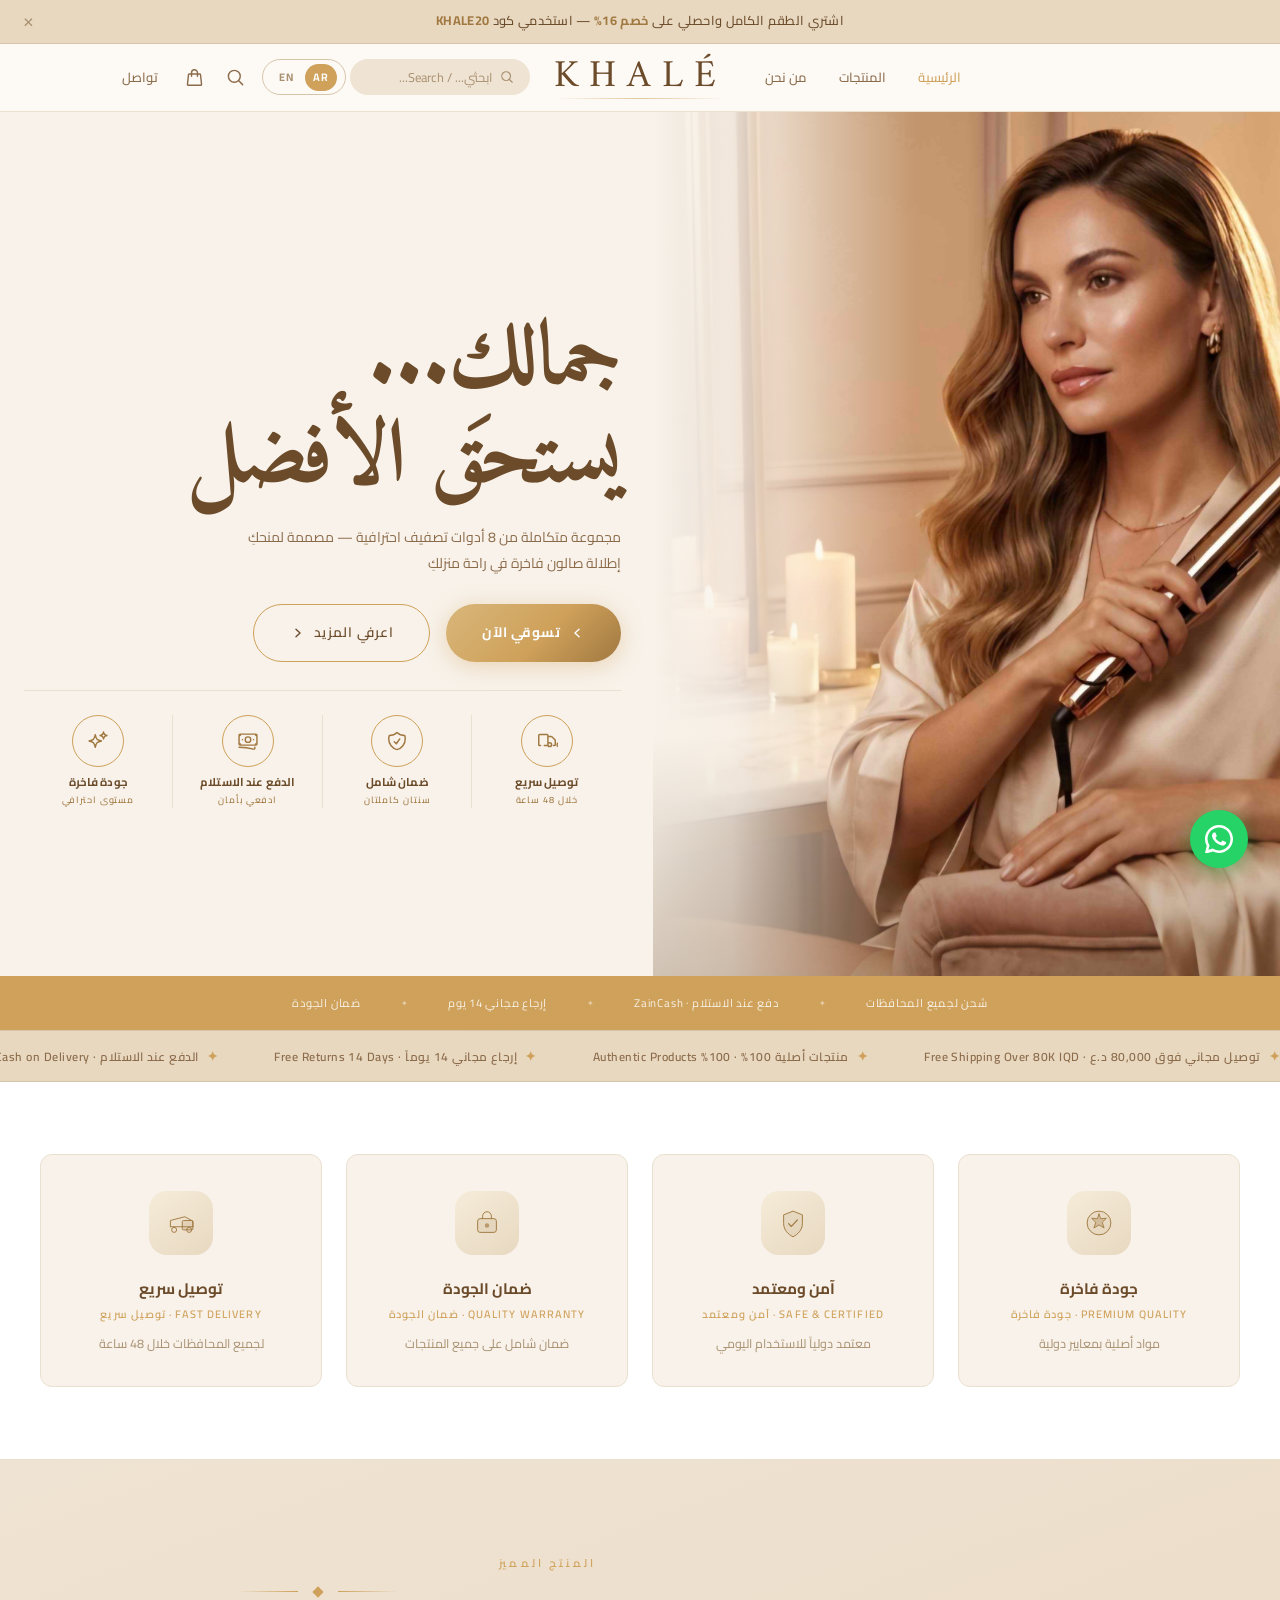
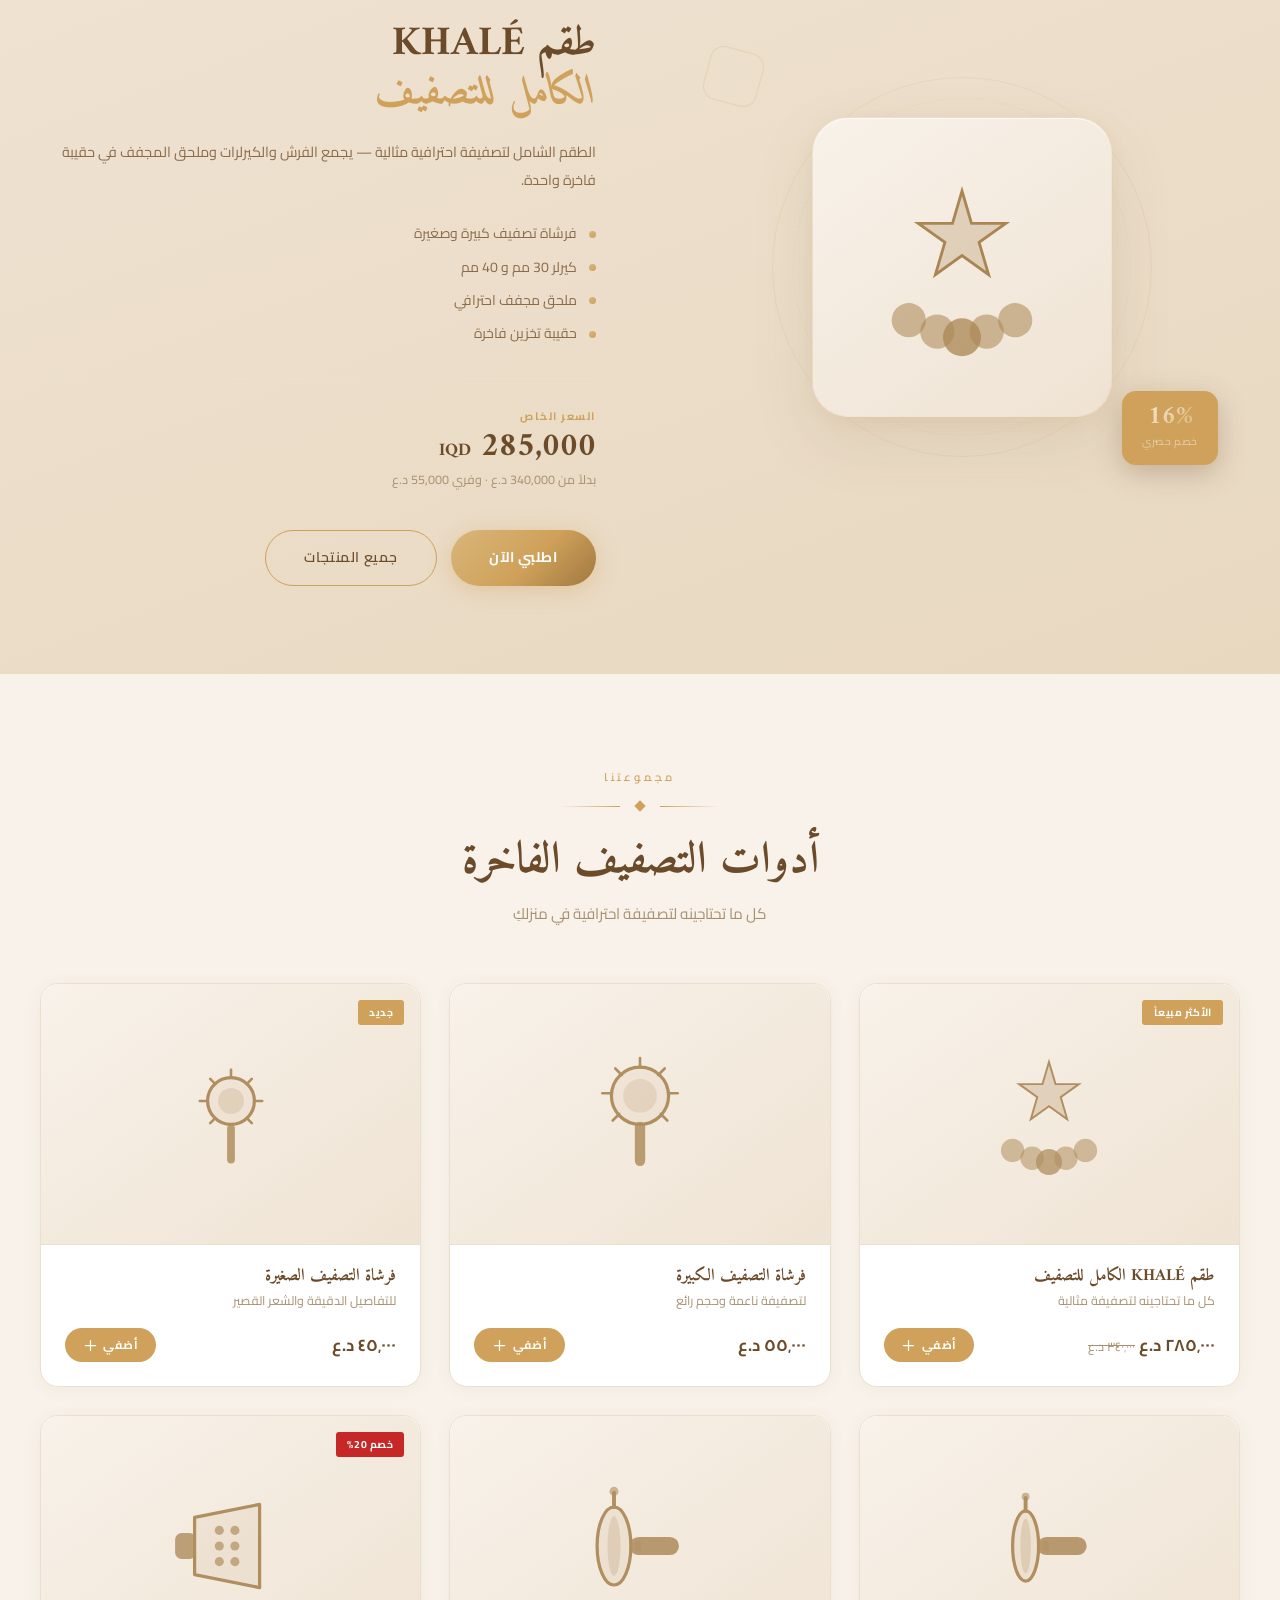
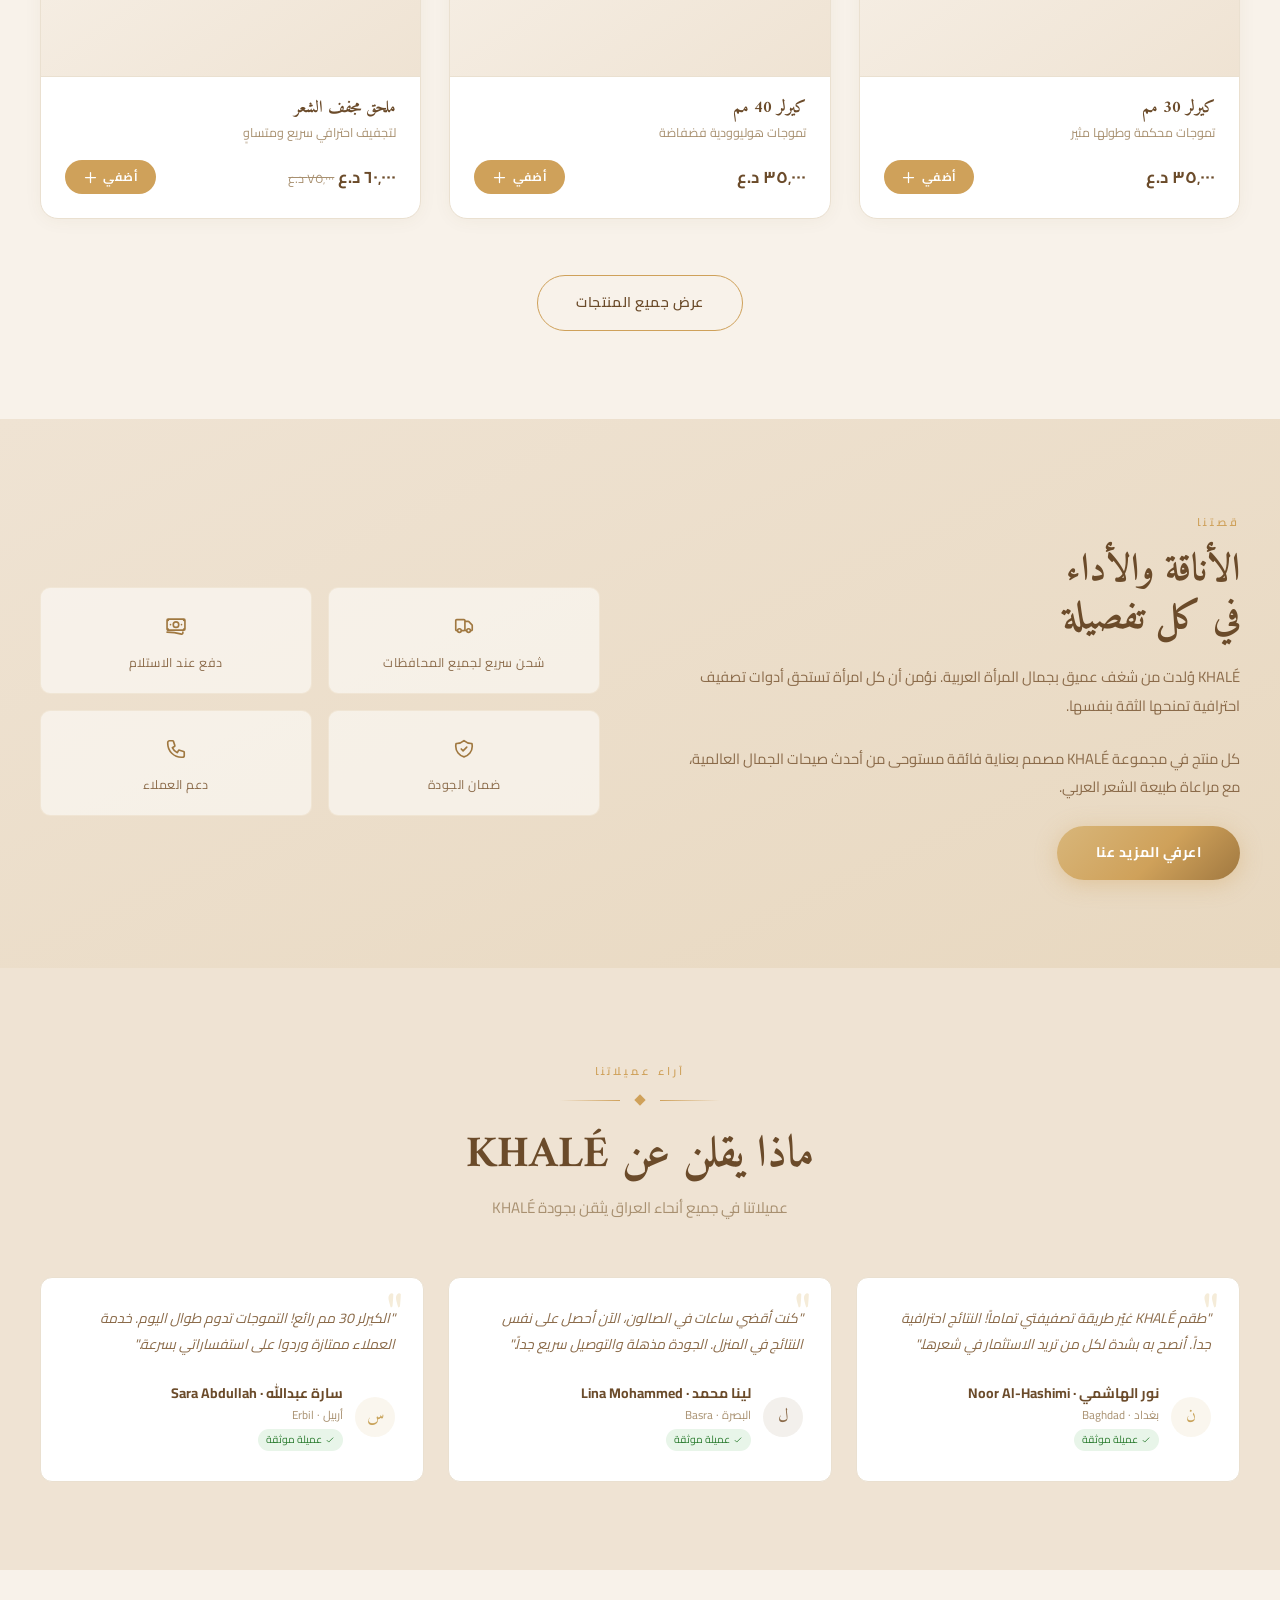
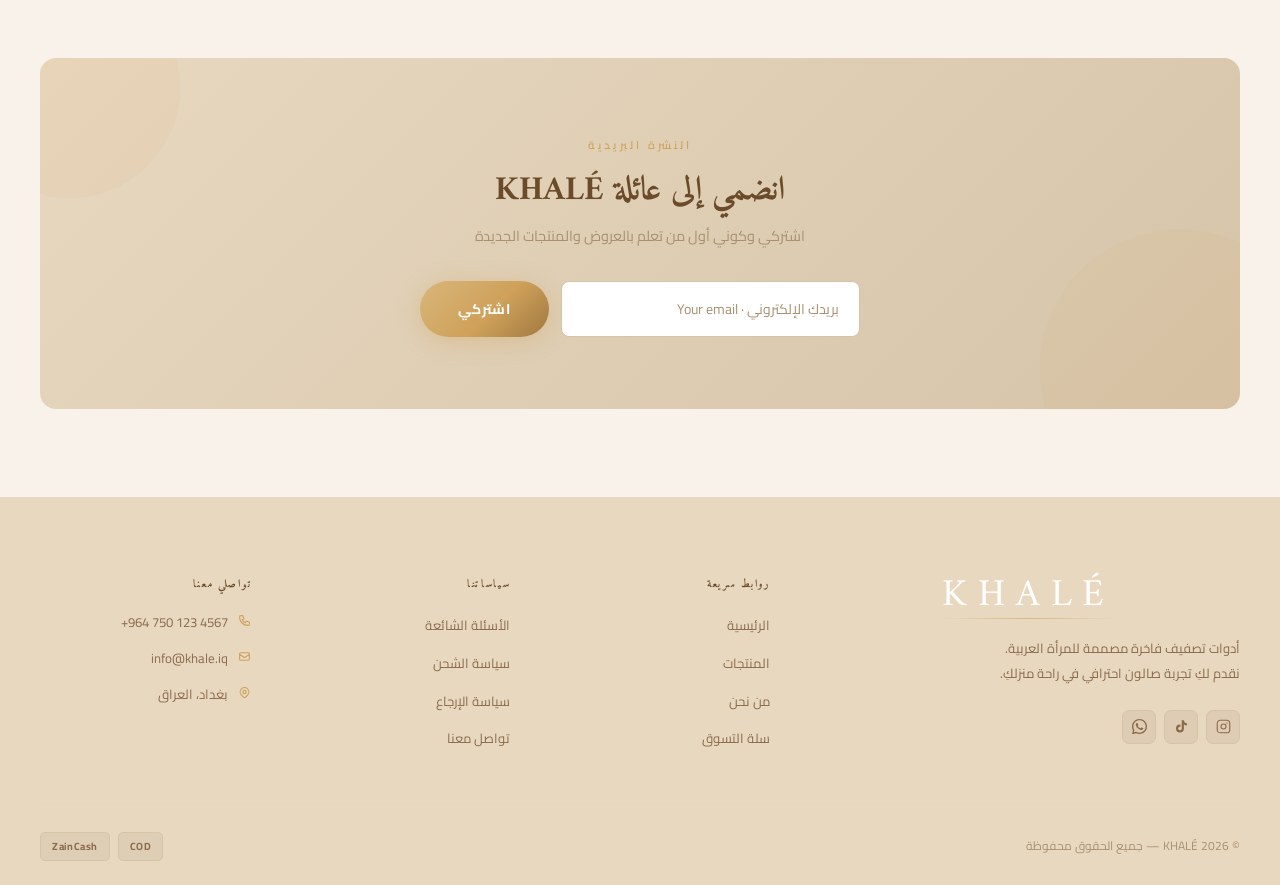
<file: index.html>
<!DOCTYPE html>
<html lang="ar" dir="rtl">
<head>
  <meta charset="UTF-8">
  <meta name="viewport" content="width=device-width, initial-scale=1.0">
  <meta name="description" content="KHALÉ - أدوات تصفيف شعر فاخرة · Premium Hair Styling Tools">
  <title>KHALÉ | أدوات تصفيف الشعر الفاخرة</title>
  <link rel="stylesheet" href="css/style.css">
</head>
<body>

  <div id="headerMount"></div>

  <!-- ================================================================
       HERO LUX — Model Editorial
  ================================================================ -->
  <section class="hero-lux">

    <!-- Main grid: model image right + content left -->
    <div class="hlux-inner">

      <!-- MODEL IMAGE — RIGHT in RTL (first in DOM) -->
      <div class="hlux-visual">
        <img
          src="assets/hero-model.jpg"
          alt="KHALÉ Luxury Hair Care"
          class="hlux-model-img"
        >
        <!-- Gradient: blends left edge of photo into cream content panel -->
        <div class="hlux-img-fade"></div>
        <!-- Subtle bottom depth -->
        <div class="hlux-img-vignette"></div>
      </div>

      <!-- CONTENT — LEFT in RTL (second in DOM) -->
      <div class="hlux-content">

        <h1 class="hlux-headline">
          <span class="t-ar">جمالكِ...<br>يستحق الأفضل</span>
          <span class="t-en">Your Beauty...<br>Deserves the Best</span>
        </h1>

        <p class="hlux-desc">
          <span class="t-ar">مجموعة متكاملة من 8 أدوات تصفيف احترافية — مصممة لمنحكِ إطلالة صالون فاخرة في راحة منزلكِ</span>
          <span class="t-en">A complete set of 8 professional styling tools — designed to give you a luxury salon look from the comfort of your home.</span>
        </p>

        <div class="hlux-ctas">
          <a href="products.html" class="btn-lux-gold">
            <svg xmlns="http://www.w3.org/2000/svg" viewBox="0 0 20 20" fill="currentColor" class="hlux-btn-icon"><path fill-rule="evenodd" d="M12.79 5.23a.75.75 0 01-.02 1.06L8.832 10l3.938 3.71a.75.75 0 11-1.04 1.08l-4.5-4.25a.75.75 0 010-1.08l4.5-4.25a.75.75 0 011.06.02z" clip-rule="evenodd"/></svg>
            <span class="t-ar">تسوقي الآن</span>
            <span class="t-en">Shop Now</span>
          </a>
          <a href="about.html" class="btn-lux-outline">
            <span class="t-ar">اعرفي المزيد</span>
            <span class="t-en">Learn More</span>
            <svg xmlns="http://www.w3.org/2000/svg" viewBox="0 0 20 20" fill="currentColor" class="hlux-btn-icon"><path fill-rule="evenodd" d="M7.21 14.77a.75.75 0 01.02-1.06L11.168 10 7.23 6.29a.75.75 0 111.04-1.08l4.5 4.25a.75.75 0 010 1.08l-4.5 4.25a.75.75 0 01-1.06-.02z" clip-rule="evenodd"/></svg>
          </a>
        </div>

        <!-- 4 Luxury feature icons -->
        <div class="hlux-icons-grid">

          <div class="hlux-icon-item">
            <div class="hlux-icon-wrap">
              <svg xmlns="http://www.w3.org/2000/svg" fill="none" viewBox="0 0 24 24" stroke="currentColor" stroke-width="1.6">
                <path stroke-linecap="round" stroke-linejoin="round" d="M13 16V6a1 1 0 00-1-1H4a1 1 0 00-1 1v10a1 1 0 001 1h1m8-1a1 1 0 01-1 1H9m4-1V8a1 1 0 011-1h2.586a1 1 0 01.707.293l3.414 3.414a1 1 0 01.293.707V16a1 1 0 01-1 1h-1m-6-1a2 2 0 104 0m-4 0a2 2 0 114 0m6 0a2 2 0 104 0m-4 0a2 2 0 114 0"/>
              </svg>
            </div>
            <div class="hlux-icon-text">
              <span class="hlux-icon-label"><span class="t-ar">توصيل سريع</span><span class="t-en">Fast Delivery</span></span>
              <span class="hlux-icon-sub"><span class="t-ar">خلال 48 ساعة</span><span class="t-en">Within 48 hours</span></span>
            </div>
          </div>

          <div class="hlux-icon-item">
            <div class="hlux-icon-wrap">
              <svg xmlns="http://www.w3.org/2000/svg" fill="none" viewBox="0 0 24 24" stroke="currentColor" stroke-width="1.6">
                <path stroke-linecap="round" stroke-linejoin="round" d="M9 12.75L11.25 15 15 9.75m-3-7.036A11.959 11.959 0 013.598 6 11.99 11.99 0 003 9.749c0 5.592 3.824 10.29 9 11.623 5.176-1.332 9-6.03 9-11.622 0-1.31-.21-2.571-.598-3.751h-.152c-3.196 0-6.1-1.248-8.25-3.285z"/>
              </svg>
            </div>
            <div class="hlux-icon-text">
              <span class="hlux-icon-label"><span class="t-ar">ضمان شامل</span><span class="t-en">Full Warranty</span></span>
              <span class="hlux-icon-sub"><span class="t-ar">سنتان كاملتان</span><span class="t-en">2 full years</span></span>
            </div>
          </div>

          <div class="hlux-icon-item">
            <div class="hlux-icon-wrap">
              <svg xmlns="http://www.w3.org/2000/svg" fill="none" viewBox="0 0 24 24" stroke="currentColor" stroke-width="1.6">
                <path stroke-linecap="round" stroke-linejoin="round" d="M2.25 18.75a60.07 60.07 0 0115.797 2.101c.727.198 1.453-.342 1.453-1.096V18.75M3.75 4.5v.75A.75.75 0 013 6h-.75m0 0v-.375c0-.621.504-1.125 1.125-1.125H20.25M2.25 6v9m18-10.5v.75c0 .414.336.75.75.75h.75m-1.5-1.5h.375c.621 0 1.125.504 1.125 1.125v9.75c0 .621-.504 1.125-1.125 1.125h-.375m1.5-1.5H21a.75.75 0 00-.75.75v.75m0 0H3.75m0 0h-.375a1.125 1.125 0 01-1.125-1.125V15m1.5 1.5v-.75A.75.75 0 003 15h-.75M15 10.5a3 3 0 11-6 0 3 3 0 016 0zm3 0h.008v.008H18V10.5zm-12 0h.008v.008H6V10.5z"/>
              </svg>
            </div>
            <div class="hlux-icon-text">
              <span class="hlux-icon-label"><span class="t-ar">الدفع عند الاستلام</span><span class="t-en">Cash on Delivery</span></span>
              <span class="hlux-icon-sub"><span class="t-ar">ادفعي بأمان</span><span class="t-en">Pay safely</span></span>
            </div>
          </div>

          <div class="hlux-icon-item">
            <div class="hlux-icon-wrap">
              <svg xmlns="http://www.w3.org/2000/svg" fill="none" viewBox="0 0 24 24" stroke="currentColor" stroke-width="1.6">
                <path stroke-linecap="round" stroke-linejoin="round" d="M9.813 15.904L9 18.75l-.813-2.846a4.5 4.5 0 00-3.09-3.09L2.25 12l2.846-.813a4.5 4.5 0 003.09-3.09L9 5.25l.813 2.846a4.5 4.5 0 003.09 3.09L15.75 12l-2.846.813a4.5 4.5 0 00-3.09 3.09zM18.259 8.715L18 9.75l-.259-1.035a3.375 3.375 0 00-2.455-2.456L14.25 6l1.036-.259a3.375 3.375 0 002.455-2.456L18 2.25l.259 1.035a3.375 3.375 0 002.456 2.456L21.75 6l-1.035.259a3.375 3.375 0 00-2.456 2.456z"/>
              </svg>
            </div>
            <div class="hlux-icon-text">
              <span class="hlux-icon-label"><span class="t-ar">جودة فاخرة</span><span class="t-en">Premium Quality</span></span>
              <span class="hlux-icon-sub"><span class="t-ar">مستوى احترافي</span><span class="t-en">Professional grade</span></span>
            </div>
          </div>

        </div>

      </div>
    </div>

    <!-- Bottom trust strip -->
    <div class="hlux-strip">
      <div class="hlux-strip-inner">
        <div class="hlux-strip-item">
          <span class="t-ar">شحن لجميع المحافظات</span>
          <span class="t-en">Nationwide Delivery</span>
        </div>
        <span class="hlux-strip-dot">✦</span>
        <div class="hlux-strip-item">
          <span class="t-ar">دفع عند الاستلام · ZainCash</span>
          <span class="t-en">Cash on Delivery · ZainCash</span>
        </div>
        <span class="hlux-strip-dot">✦</span>
        <div class="hlux-strip-item">
          <span class="t-ar">إرجاع مجاني 14 يوم</span>
          <span class="t-en">14-Day Free Returns</span>
        </div>
        <span class="hlux-strip-dot">✦</span>
        <div class="hlux-strip-item">
          <span class="t-ar">ضمان الجودة</span>
          <span class="t-en">Quality Guarantee</span>
        </div>
      </div>
    </div>

  </section>

  <!-- ================================================================
       MARQUEE
  ================================================================ -->
  <div class="marquee-strip">
    <div class="marquee-track" id="marqueeTrack"></div>
  </div>

  <!-- ================================================================
       FEATURES
  ================================================================ -->
  <section class="features-v2-section">
    <div class="container">
      <div class="features-v2-grid">

        <div class="fv2-card" data-reveal="up" data-delay="1">
          <div class="fv2-icon">
            <svg viewBox="0 0 48 48" fill="none">
              <circle cx="24" cy="24" r="19" stroke="currentColor" stroke-width="1.5" fill="currentColor" fill-opacity=".07"/>
              <path d="M24 9 L26.5 17.2 L35.8 16.4 L29.2 22.9 L32.1 32 L24 27 L15.9 32 L18.8 22.9 L12.2 16.4 L21.5 17.2 Z" stroke="currentColor" stroke-width="1.4" fill="currentColor" fill-opacity=".3"/>
            </svg>
          </div>
          <div class="fv2-title">
            <span class="t-ar">جودة فاخرة</span>
            <span class="t-en">Premium Quality</span>
          </div>
          <div class="fv2-en">Premium Quality · جودة فاخرة</div>
          <div class="fv2-desc">
            <span class="t-ar">مواد أصلية بمعايير دولية</span>
            <span class="t-en">Authentic materials, international standards</span>
          </div>
        </div>

        <div class="fv2-card" data-reveal="up" data-delay="2">
          <div class="fv2-icon">
            <svg viewBox="0 0 48 48" fill="none">
              <path d="M24 5 L39 11 L39 25 C39 35 31.5 42.5 24 46 C16.5 42.5 9 35 9 25 L9 11 Z" stroke="currentColor" stroke-width="1.5" fill="currentColor" fill-opacity=".1"/>
              <path d="M17 25 L21.5 29.5 L31 19" stroke="currentColor" stroke-width="2" stroke-linecap="round" stroke-linejoin="round"/>
            </svg>
          </div>
          <div class="fv2-title">
            <span class="t-ar">آمن ومعتمد</span>
            <span class="t-en">Safe & Certified</span>
          </div>
          <div class="fv2-en">Safe & Certified · آمن ومعتمد</div>
          <div class="fv2-desc">
            <span class="t-ar">معتمد دولياً للاستخدام اليومي</span>
            <span class="t-en">Internationally certified for daily use</span>
          </div>
        </div>

        <div class="fv2-card" data-reveal="up" data-delay="3">
          <div class="fv2-icon">
            <svg viewBox="0 0 48 48" fill="none">
              <rect x="9" y="17" width="30" height="22" rx="4" stroke="currentColor" stroke-width="1.5" fill="currentColor" fill-opacity=".1"/>
              <path d="M17 17 L17 13 C17 9.1 20.2 6 24 6 C27.8 6 31 9.1 31 13 L31 17" stroke="currentColor" stroke-width="1.5" stroke-linecap="round"/>
              <circle cx="24" cy="28" r="3.5" fill="currentColor" opacity=".65"/>
            </svg>
          </div>
          <div class="fv2-title">
            <span class="t-ar">ضمان الجودة</span>
            <span class="t-en">Quality Warranty</span>
          </div>
          <div class="fv2-en">Quality Warranty · ضمان الجودة</div>
          <div class="fv2-desc">
            <span class="t-ar">ضمان شامل على جميع المنتجات</span>
            <span class="t-en">Full warranty on all products</span>
          </div>
        </div>

        <div class="fv2-card" data-reveal="up" data-delay="4">
          <div class="fv2-icon">
            <svg viewBox="0 0 48 48" fill="none">
              <path d="M7 30 L7 20 L30 14 L43 21 L43 30" stroke="currentColor" stroke-width="1.5" stroke-linecap="round" stroke-linejoin="round"/>
              <rect x="26" y="20" width="17" height="15" rx="2" fill="currentColor" fill-opacity=".15" stroke="currentColor" stroke-width="1.5"/>
              <circle cx="13" cy="35" r="4" stroke="currentColor" stroke-width="1.5"/>
              <circle cx="37" cy="35" r="4" stroke="currentColor" stroke-width="1.5"/>
              <line x1="7" y1="30" x2="43" y2="30" stroke="currentColor" stroke-width="1.5"/>
            </svg>
          </div>
          <div class="fv2-title">
            <span class="t-ar">توصيل سريع</span>
            <span class="t-en">Fast Delivery</span>
          </div>
          <div class="fv2-en">Fast Delivery · توصيل سريع</div>
          <div class="fv2-desc">
            <span class="t-ar">لجميع المحافظات خلال 48 ساعة</span>
            <span class="t-en">All provinces within 48 hours</span>
          </div>
        </div>

      </div>
    </div>
  </section>

  <!-- ================================================================
       SPOTLIGHT — Featured Product
  ================================================================ -->
  <section class="spotlight-section">
    <div class="container">
      <div class="spotlight-inner">

        <!-- Visual (RIGHT in RTL) -->
        <div class="spotlight-visual" data-reveal="up" data-delay="1">
          <div class="spotlight-bg-ring"></div>
          <div class="spotlight-frame">
            <div class="spotlight-icon" id="spotlightIcon"></div>
          </div>
          <div class="sp-float-badge">
            <div class="spfb-val">16%</div>
            <div class="spfb-lbl">
              <span class="t-ar">خصم حصري</span>
              <span class="t-en">Exclusive Discount</span>
            </div>
          </div>
          <div class="sp-accent-ring"></div>
        </div>

        <!-- Content (LEFT in RTL) -->
        <div class="spotlight-content" data-reveal="up" data-delay="2">
          <span class="section-label">
            <span class="t-ar">المنتج المميز</span>
            <span class="t-en">Featured Product</span>
          </span>
          <div class="ornament"><div class="ornament-diamond"></div></div>
          <h2 class="spotlight-title">
            <span class="t-ar">طقم KHALÉ<br><em class="spotlight-title-em">الكامل للتصفيف</em></span>
            <span class="t-en">KHALÉ Complete<br><em class="spotlight-title-em">Styling Set</em></span>
          </h2>
          <p class="spotlight-desc">
            <span class="t-ar">الطقم الشامل لتصفيفة احترافية مثالية — يجمع الفرش والكيرلرات وملحق المجفف في حقيبة فاخرة واحدة.</span>
            <span class="t-en">The complete kit for a perfect professional style — brushes, curlers, and a dryer attachment in one luxury case.</span>
          </p>

          <ul class="sp-features-list">
            <li>
              <span class="sp-dot"></span>
              <span class="t-ar">فرشاة تصفيف كبيرة وصغيرة</span>
              <span class="t-en">Large & small styling brushes</span>
            </li>
            <li>
              <span class="sp-dot"></span>
              <span class="t-ar">كيرلر 30 مم و 40 مم</span>
              <span class="t-en">30 mm & 40 mm curlers</span>
            </li>
            <li>
              <span class="sp-dot"></span>
              <span class="t-ar">ملحق مجفف احترافي</span>
              <span class="t-en">Professional dryer attachment</span>
            </li>
            <li>
              <span class="sp-dot"></span>
              <span class="t-ar">حقيبة تخزين فاخرة</span>
              <span class="t-en">Luxury storage case</span>
            </li>
          </ul>

          <div class="sp-price-block">
            <div class="sp-price-labels">
              <div class="sp-price-tag">
                <span class="t-ar">السعر الخاص</span>
                <span class="t-en">Special Price</span>
              </div>
              <div class="sp-price-now">285,000 <span class="sp-currency">IQD</span></div>
              <div class="sp-price-was">
                <span class="t-ar">بدلاً من 340,000 د.ع · وفري 55,000 د.ع</span>
                <span class="t-en">Was 340,000 IQD · Save 55,000 IQD</span>
              </div>
            </div>
            <div class="sp-ctas">
              <a href="product-details.html?id=1" class="btn-lux-gold">
                <span class="t-ar">اطلبي الآن</span>
                <span class="t-en">Order Now</span>
              </a>
              <a href="products.html" class="btn-lux-outline">
                <span class="t-ar">جميع المنتجات</span>
                <span class="t-en">All Products</span>
              </a>
            </div>
          </div>
        </div>

      </div>
    </div>
  </section>

  <!-- ================================================================
       COLLECTION
  ================================================================ -->
  <section class="collection-section">
    <div class="container">
      <div class="text-center" data-reveal="up">
        <span class="section-label">
          <span class="t-ar">مجموعتنا</span>
          <span class="t-en">Our Collection</span>
        </span>
        <div class="ornament"><div class="ornament-diamond"></div></div>
        <h2 class="section-title">
          <span class="t-ar">أدوات التصفيف الفاخرة</span>
          <span class="t-en">Luxury Styling Tools</span>
        </h2>
        <p class="section-subtitle">
          <span class="t-ar">كل ما تحتاجينه لتصفيفة احترافية في منزلكِ</span>
          <span class="t-en">Everything you need for a professional style at home</span>
        </p>
      </div>
      <div class="products-grid-v2" id="featuredGrid"></div>
      <div class="text-center" style="margin-top:3.5rem" data-reveal="up">
        <a href="products.html" class="btn-lux-outline">
          <span class="t-ar">عرض جميع المنتجات</span>
          <span class="t-en">View All Products</span>
        </a>
      </div>
    </div>
  </section>

  <!-- ================================================================
       ABOUT BAND
  ================================================================ -->
  <section class="section about-band">
    <div class="container">
      <div class="about-inner">

        <div data-reveal="right">
          <span class="section-label about-label">
            <span class="t-ar">قصتنا</span>
            <span class="t-en">Our Story</span>
          </span>
          <h2 class="about-title">
            <span class="t-ar">الأناقة والأداء<br>في كل تفصيلة</span>
            <span class="t-en">Elegance & Performance<br>in Every Detail</span>
          </h2>
          <p class="about-body">
            <span class="t-ar">KHALÉ وُلدت من شغف عميق بجمال المرأة العربية. نؤمن أن كل امرأة تستحق أدوات تصفيف احترافية تمنحها الثقة بنفسها.</span>
            <span class="t-en">KHALÉ was born from a deep passion for beauty. We believe every woman deserves professional tools that give her confidence and reflect her inner radiance.</span>
          </p>
          <p class="about-body">
            <span class="t-ar">كل منتج في مجموعة KHALÉ مصمم بعناية فائقة مستوحى من أحدث صيحات الجمال العالمية، مع مراعاة طبيعة الشعر العربي.</span>
            <span class="t-en">Every KHALÉ product is crafted with care, inspired by the latest global beauty trends while respecting the unique nature of Arabic hair.</span>
          </p>
          <a href="about.html" class="btn-lux-gold">
            <span class="t-ar">اعرفي المزيد عنا</span>
            <span class="t-en">Learn More About Us</span>
          </a>
        </div>

        <div class="about-trust-grid" data-reveal="left">
          <div class="about-trust-item">
            <div class="ati-icon">
              <svg xmlns="http://www.w3.org/2000/svg" fill="none" viewBox="0 0 24 24" stroke="currentColor"><path stroke-linecap="round" stroke-linejoin="round" stroke-width="1.8" d="M13 16V6a1 1 0 00-1-1H4a1 1 0 00-1 1v10a1 1 0 001 1h1m8-1a1 1 0 01-1 1H9m4-1V8a1 1 0 011-1h2.586a1 1 0 01.707.293l3.414 3.414a1 1 0 01.293.707V16a1 1 0 01-1 1h-1m-6-1a1 1 0 001 1h1M5 17a2 2 0 104 0m-4 0a2 2 0 114 0m6 0a2 2 0 104 0m-4 0a2 2 0 114 0"/></svg>
            </div>
            <div class="ati-text">
              <span class="t-ar">شحن سريع لجميع المحافظات</span>
              <span class="t-en">Fast shipping nationwide</span>
            </div>
          </div>
          <div class="about-trust-item">
            <div class="ati-icon">
              <svg xmlns="http://www.w3.org/2000/svg" fill="none" viewBox="0 0 24 24" stroke="currentColor"><path stroke-linecap="round" stroke-linejoin="round" stroke-width="1.8" d="M2.25 18.75a60.07 60.07 0 0115.797 2.101c.727.198 1.453-.342 1.453-1.096V18.75M3.75 4.5v.75A.75.75 0 013 6h-.75m0 0v-.375c0-.621.504-1.125 1.125-1.125H20.25M2.25 6v9m18-10.5v.75c0 .414.336.75.75.75h.75m-1.5-1.5h.375c.621 0 1.125.504 1.125 1.125v9.75c0 .621-.504 1.125-1.125 1.125h-.375m1.5-1.5H21a.75.75 0 00-.75.75v.75m0 0H3.75m0 0h-.375a1.125 1.125 0 01-1.125-1.125V15m1.5 1.5v-.75A.75.75 0 003 15h-.75M15 10.5a3 3 0 11-6 0 3 3 0 016 0zm3 0h.008v.008H18V10.5zm-12 0h.008v.008H6V10.5z"/></svg>
            </div>
            <div class="ati-text">
              <span class="t-ar">دفع عند الاستلام</span>
              <span class="t-en">Cash on delivery</span>
            </div>
          </div>
          <div class="about-trust-item">
            <div class="ati-icon">
              <svg xmlns="http://www.w3.org/2000/svg" fill="none" viewBox="0 0 24 24" stroke="currentColor"><path stroke-linecap="round" stroke-linejoin="round" stroke-width="1.8" d="M9 12l2 2 4-4m5.618-4.016A11.955 11.955 0 0112 2.944a11.955 11.955 0 01-8.618 3.04A12.02 12.02 0 003 9c0 5.591 3.824 10.29 9 11.622 5.176-1.332 9-6.03 9-11.622 0-1.042-.133-2.052-.382-3.016z"/></svg>
            </div>
            <div class="ati-text">
              <span class="t-ar">ضمان الجودة</span>
              <span class="t-en">Quality guarantee</span>
            </div>
          </div>
          <div class="about-trust-item">
            <div class="ati-icon">
              <svg xmlns="http://www.w3.org/2000/svg" fill="none" viewBox="0 0 24 24" stroke="currentColor"><path stroke-linecap="round" stroke-linejoin="round" stroke-width="1.8" d="M3 5a2 2 0 012-2h3.28a1 1 0 01.948.684l1.498 4.493a1 1 0 01-.502 1.21l-2.257 1.13a11.042 11.042 0 005.516 5.516l1.13-2.257a1 1 0 011.21-.502l4.493 1.498a1 1 0 01.684.949V19a2 2 0 01-2 2h-1C9.716 21 3 14.284 3 6V5z"/></svg>
            </div>
            <div class="ati-text">
              <span class="t-ar">دعم العملاء</span>
              <span class="t-en">Customer support</span>
            </div>
          </div>
        </div>

      </div>
    </div>
  </section>

  <!-- ================================================================
       TESTIMONIALS — no star ratings
  ================================================================ -->
  <section class="section testi-section">
    <div class="container">
      <div class="text-center" data-reveal="up">
        <span class="section-label">
          <span class="t-ar">آراء عميلاتنا</span>
          <span class="t-en">Customer Reviews</span>
        </span>
        <div class="ornament"><div class="ornament-diamond"></div></div>
        <h2 class="section-title">
          <span class="t-ar">ماذا يقلن عن KHALÉ</span>
          <span class="t-en">What Our Customers Say</span>
        </h2>
        <p class="section-subtitle">
          <span class="t-ar">عميلاتنا في جميع أنحاء العراق يثقن بجودة KHALÉ</span>
          <span class="t-en">Customers across Iraq trust the quality of KHALÉ</span>
        </p>
      </div>
      <div class="testimonials-grid" id="testimonialsGrid"></div>
    </div>
  </section>

  <!-- ================================================================
       NEWSLETTER
  ================================================================ -->
  <section class="section" style="padding-bottom:var(--py)">
    <div class="container">
      <div class="newsletter-block" data-reveal="scale">
        <span class="section-label">
          <span class="t-ar">النشرة البريدية</span>
          <span class="t-en">Newsletter</span>
        </span>
        <h2 class="nl-title">
          <span class="t-ar">انضمي إلى عائلة KHALÉ</span>
          <span class="t-en">Join the KHALÉ Family</span>
        </h2>
        <p class="nl-desc">
          <span class="t-ar">اشتركي وكوني أول من تعلم بالعروض والمنتجات الجديدة</span>
          <span class="t-en">Subscribe and be the first to know about offers and new products</span>
        </p>
        <form class="nl-form" id="newsletterForm">
          <input type="email" id="nlEmailInput"
            placeholder="بريدكِ الإلكتروني · Your email" required>
          <button type="submit" class="btn-lux-gold">
            <span class="t-ar">اشتركي</span>
            <span class="t-en">Subscribe</span>
          </button>
        </form>
      </div>
    </div>
  </section>

  <div id="footerMount"></div>

  <script src="js/data.js"></script>
  <script src="js/app.js"></script>
  <script>
    document.getElementById('headerMount').innerHTML = renderHeader('home');
    document.getElementById('footerMount').innerHTML = renderFooter();
    Lang.init();

    const si = document.getElementById('spotlightIcon');
    if (si) si.innerHTML = ICONS.set || '';

    /* Products — no ratings */
    document.getElementById('featuredGrid').innerHTML = PRODUCTS.map(renderProductCard).join('');

    /* Marquee */
    const items = [
      'توصيل مجاني فوق 80,000 د.ع · Free Shipping Over 80K IQD',
      'منتجات أصلية 100% · 100% Authentic Products',
      'إرجاع مجاني 14 يوماً · Free Returns 14 Days',
      'الدفع عند الاستلام · Cash on Delivery',
      'ضمان الجودة · Quality Warranty',
    ];
    const track = document.getElementById('marqueeTrack');
    if (track) {
      track.innerHTML = [...items, ...items].map(t =>
        `<span class="marquee-item"><span class="marquee-icon">✦</span>${t}</span>`
      ).join('');
    }

    /* Testimonials — no star ratings */
    const TESTIMONIALS = [
      {
        name: 'نور الهاشمي · Noor Al-Hashimi',
        city: 'بغداد · Baghdad',
        initial: 'ن',
        color: '#C9A45C',
        textAr: 'طقم KHALÉ غيّر طريقة تصفيفتي تماماً! النتائج احترافية جداً. أنصح به بشدة لكل من تريد الاستثمار في شعرها.',
        textEn: 'The KHALÉ set completely changed how I style my hair! The results are incredibly professional. I highly recommend it.'
      },
      {
        name: 'لينا محمد · Lina Mohammed',
        city: 'البصرة · Basra',
        initial: 'ل',
        color: '#8B6B4A',
        textAr: 'كنت أقضي ساعات في الصالون، الآن أحصل على نفس النتائج في المنزل. الجودة مذهلة والتوصيل سريع جداً.',
        textEn: 'I used to spend hours at the salon. Now I get the same results at home. Amazing quality and super fast delivery.'
      },
      {
        name: 'سارة عبدالله · Sara Abdullah',
        city: 'أربيل · Erbil',
        initial: 'س',
        color: '#C9A45C',
        textAr: 'الكيرلر 30 مم رائع! التموجات تدوم طوال اليوم. خدمة العملاء ممتازة وردوا على استفساراتي بسرعة.',
        textEn: 'The 30mm curler is amazing! Curls last all day. Customer service was excellent and responded quickly to my questions.'
      }
    ];

    const tGrid = document.getElementById('testimonialsGrid');
    if (tGrid) {
      tGrid.innerHTML = TESTIMONIALS.map((t, i) => `
        <div class="testi-card" data-reveal="up" data-delay="${i + 1}">
          <p class="testi-text">
            "<span class="t-ar">${t.textAr}</span><span class="t-en">${t.textEn}</span>"
          </p>
          <div class="testi-author">
            <div class="testi-avatar" style="background:${t.color}1A;color:${t.color}">${t.initial}</div>
            <div>
              <div class="testi-name">${t.name}</div>
              <div class="testi-city">${t.city}</div>
              <div class="verified-tag">
                <svg xmlns="http://www.w3.org/2000/svg" fill="none" viewBox="0 0 24 24" stroke="currentColor" width="10" height="10"><path stroke-linecap="round" stroke-linejoin="round" stroke-width="2" d="M5 13l4 4L19 7"/></svg>
                <span class="t-ar">عميلة موثقة</span>
                <span class="t-en">Verified Customer</span>
              </div>
            </div>
          </div>
        </div>`
      ).join('');
    }
  </script>
</body>
</html>
</file>
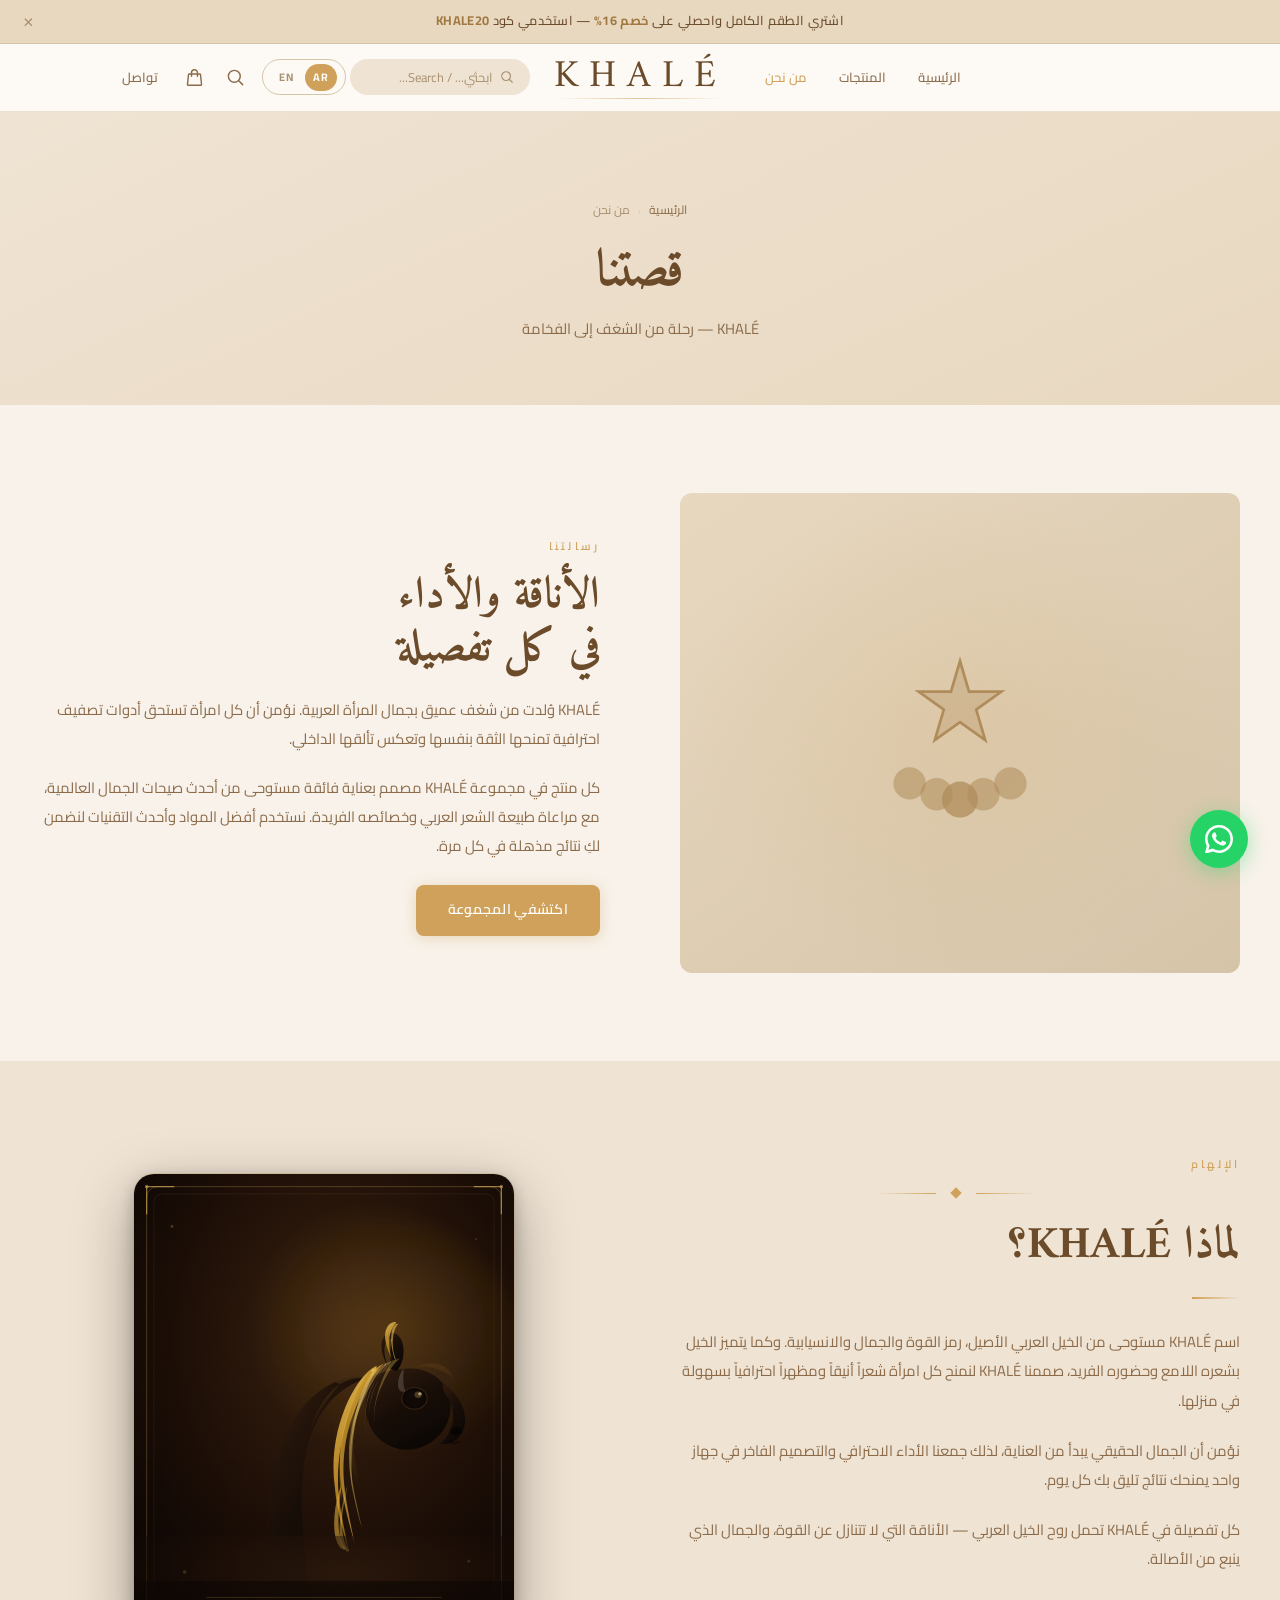
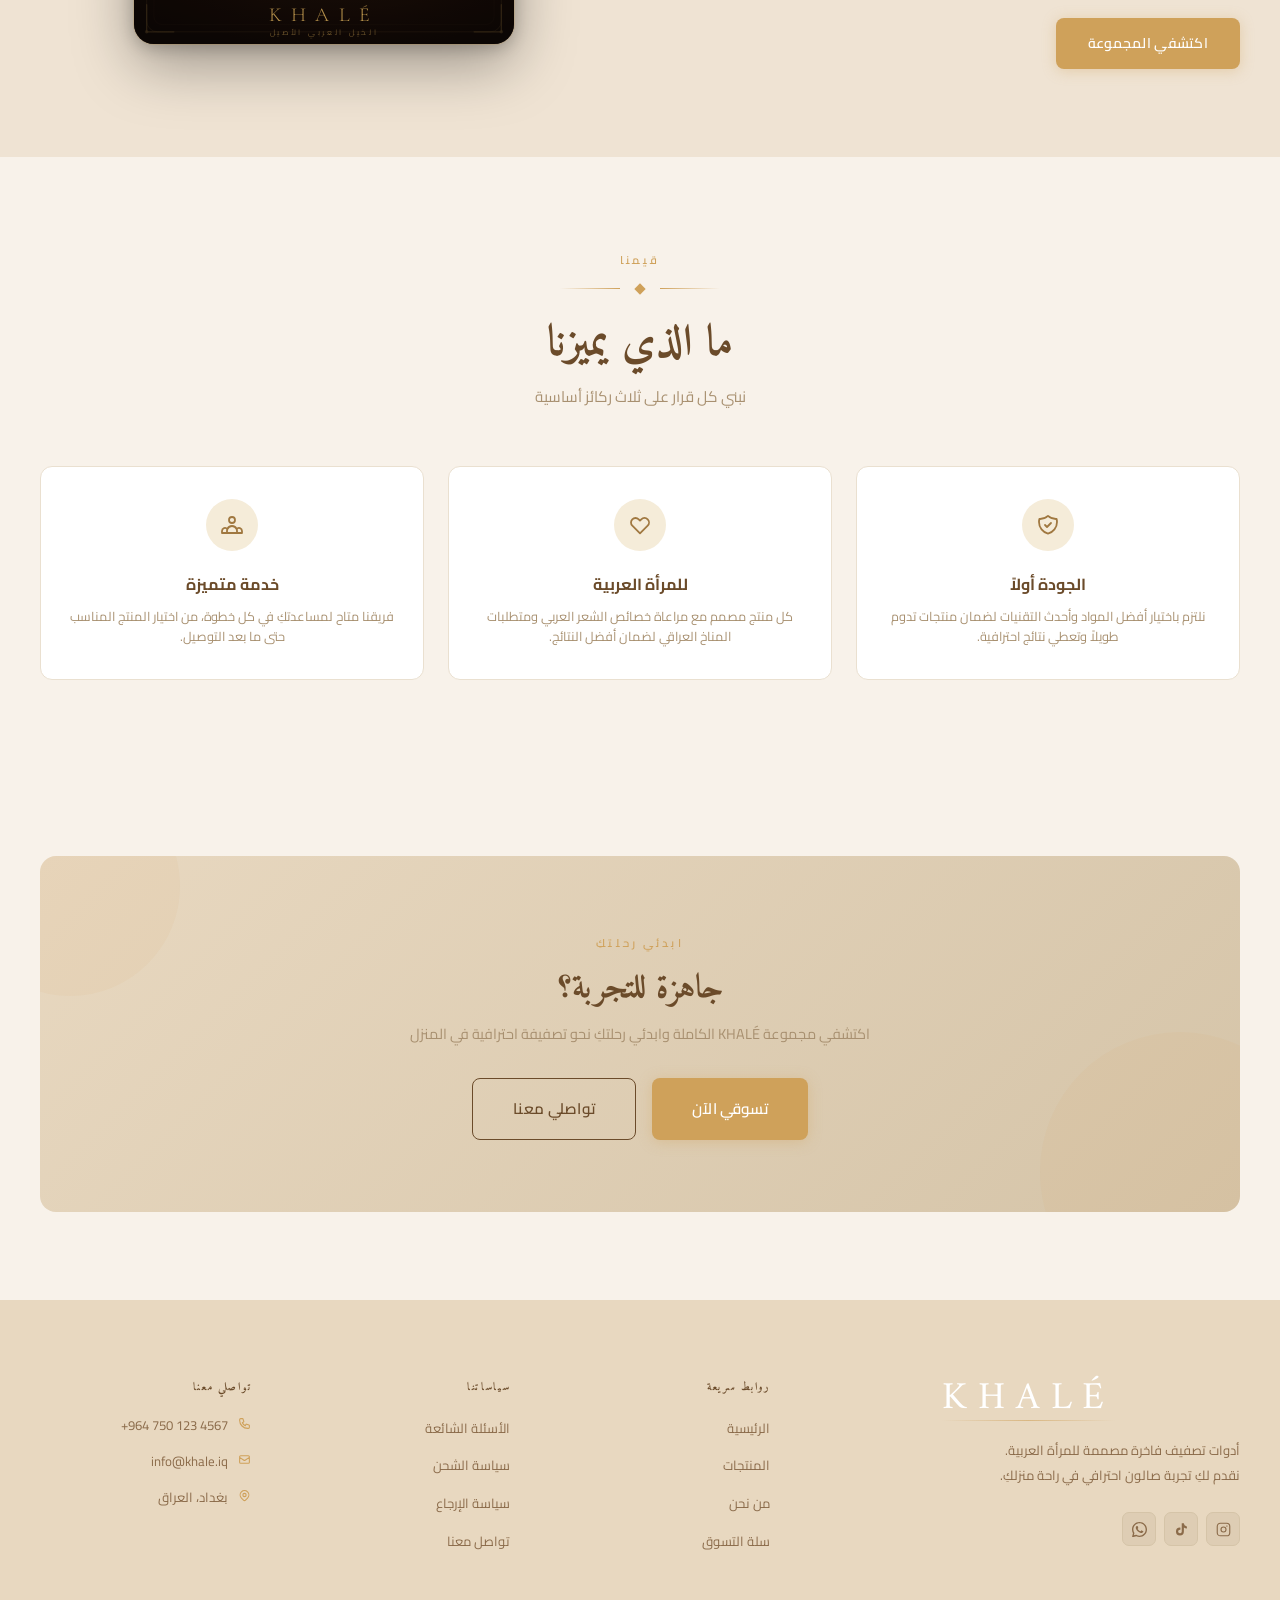
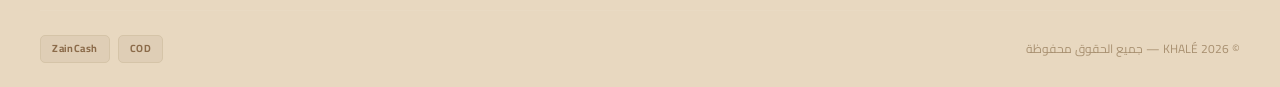
<file: about.html>
<!DOCTYPE html>
<html lang="ar" dir="rtl">
<head>
  <meta charset="UTF-8">
  <meta name="viewport" content="width=device-width, initial-scale=1.0">
  <title>من نحن | KHALÉ</title>
  <link rel="stylesheet" href="css/style.css">
</head>
<body>

  <div id="headerMount"></div>

  <div class="page-hero">
    <div class="page-hero-inner">
      <div class="breadcrumb">
        <a href="index.html">الرئيسية</a>
        <span class="bc-sep">›</span>
        <span>من نحن</span>
      </div>
      <h1 class="page-hero-title">قصتنا</h1>
      <p class="page-hero-desc">KHALÉ — رحلة من الشغف إلى الفخامة</p>
    </div>
  </div>

  <!-- Mission Section -->
  <section class="section">
    <div class="container">
      <div class="about-mission">
        <div class="am-img" data-reveal="left">
          <div class="am-img-icon" id="aboutIcon"></div>
        </div>
        <div data-reveal="right">
          <span class="section-label">رسالتنا</span>
          <h2 style="font-size:clamp(1.9rem,3.5vw,2.75rem);margin-bottom:1.25rem;line-height:1.2">
            الأناقة والأداء<br>في كل تفصيلة
          </h2>
          <p style="font-size:.925rem;color:var(--text-2);line-height:1.95;margin-bottom:1.25rem">
            KHALÉ وُلدت من شغف عميق بجمال المرأة العربية. نؤمن أن كل امرأة تستحق أدوات تصفيف احترافية تمنحها الثقة بنفسها وتعكس تألقها الداخلي.
          </p>
          <p style="font-size:.925rem;color:var(--text-2);line-height:1.95;margin-bottom:1.5rem">
            كل منتج في مجموعة KHALÉ مصمم بعناية فائقة مستوحى من أحدث صيحات الجمال العالمية، مع مراعاة طبيعة الشعر العربي وخصائصه الفريدة. نستخدم أفضل المواد وأحدث التقنيات لنضمن لكِ نتائج مذهلة في كل مرة.
          </p>
          <a href="products.html" class="btn btn-gold">اكتشفي المجموعة</a>
        </div>
      </div>
    </div>
  </section>

  <!-- Why KHALÉ Section -->
  <section class="section why-khale-section">
    <div class="container">
      <div class="why-khale-grid">

        <!-- Text Column (right in RTL) -->
        <div class="why-khale-text" data-reveal="right">
          <span class="section-label">الإلهام</span>
          <div class="ornament"><div class="ornament-diamond"></div></div>
          <h2 class="why-khale-title">لماذا KHALÉ؟</h2>
          <div class="why-khale-divider"></div>
          <p class="why-khale-para">
            اسم KHALÉ مستوحى من الخيل العربي الأصيل، رمز القوة والجمال والانسيابية. وكما يتميز الخيل بشعره اللامع وحضوره الفريد، صممنا KHALÉ لنمنح كل امرأة شعراً أنيقاً ومظهراً احترافياً بسهولة في منزلها.
          </p>
          <p class="why-khale-para">
            نؤمن أن الجمال الحقيقي يبدأ من العناية، لذلك جمعنا الأداء الاحترافي والتصميم الفاخر في جهاز واحد يمنحك نتائج تليق بك كل يوم.
          </p>
          <p class="why-khale-para">
            كل تفصيلة في KHALÉ تحمل روح الخيل العربي — الأناقة التي لا تتنازل عن القوة، والجمال الذي ينبع من الأصالة.
          </p>
          <a href="products.html" class="btn btn-gold" style="margin-top:1.5rem">اكتشفي المجموعة</a>
        </div>

        <!-- Horse Visual Column (left in RTL) -->
        <div class="why-khale-visual" data-reveal="left">
          <div class="horse-card">
            <svg class="horse-svg" viewBox="0 0 420 520" xmlns="http://www.w3.org/2000/svg" role="img" aria-label="KHALÉ — الخيل العربي الأصيل">
              <defs>
                <!-- Background -->
                <radialGradient id="hBg" cx="55%" cy="35%" r="70%">
                  <stop offset="0%" stop-color="#3A2210"/>
                  <stop offset="60%" stop-color="#1E0F07"/>
                  <stop offset="100%" stop-color="#0C0604"/>
                </radialGradient>
                <!-- Warm glow behind horse -->
                <radialGradient id="hGlow" cx="60%" cy="40%" r="45%">
                  <stop offset="0%" stop-color="#C8922A" stop-opacity="0.22"/>
                  <stop offset="100%" stop-color="#C8922A" stop-opacity="0"/>
                </radialGradient>
                <!-- Horse body -->
                <linearGradient id="hBody" x1="20%" y1="0%" x2="80%" y2="100%">
                  <stop offset="0%" stop-color="#2E1A0D"/>
                  <stop offset="45%" stop-color="#180E08"/>
                  <stop offset="100%" stop-color="#0A0604"/>
                </linearGradient>
                <!-- Mane gradient – rich amber to deep gold -->
                <linearGradient id="hMane" x1="0%" y1="0%" x2="30%" y2="100%">
                  <stop offset="0%" stop-color="#F2CE60"/>
                  <stop offset="35%" stop-color="#D9A83C"/>
                  <stop offset="75%" stop-color="#B8841E"/>
                  <stop offset="100%" stop-color="#7A5510"/>
                </linearGradient>
                <!-- Mane highlight -->
                <linearGradient id="hManeHi" x1="0%" y1="0%" x2="0%" y2="100%">
                  <stop offset="0%" stop-color="#FFF0B0" stop-opacity="0.9"/>
                  <stop offset="100%" stop-color="#F2CE60" stop-opacity="0.3"/>
                </linearGradient>
                <!-- Body rim light -->
                <linearGradient id="hRim" x1="100%" y1="0%" x2="0%" y2="100%">
                  <stop offset="0%" stop-color="#C8922A" stop-opacity="0.4"/>
                  <stop offset="100%" stop-color="#C8922A" stop-opacity="0"/>
                </linearGradient>
                <!-- Soft blur for glow layers -->
                <filter id="hBlur2"><feGaussianBlur stdDeviation="2"/></filter>
                <filter id="hBlur4"><feGaussianBlur stdDeviation="4"/></filter>
                <filter id="hBlur8"><feGaussianBlur stdDeviation="8"/></filter>
                <!-- Clip to card bounds -->
                <clipPath id="cardClip"><rect width="420" height="520" rx="18"/></clipPath>
              </defs>

              <g clip-path="url(#cardClip)">
                <!-- ── Background ── -->
                <rect width="420" height="520" fill="url(#hBg)"/>

                <!-- Subtle warm canvas texture lines -->
                <line x1="0" y1="104" x2="420" y2="104" stroke="#C8922A" stroke-width=".3" opacity="0.06"/>
                <line x1="0" y1="208" x2="420" y2="208" stroke="#C8922A" stroke-width=".3" opacity="0.06"/>
                <line x1="0" y1="312" x2="420" y2="312" stroke="#C8922A" stroke-width=".3" opacity="0.06"/>
                <line x1="0" y1="416" x2="420" y2="416" stroke="#C8922A" stroke-width=".3" opacity="0.06"/>
                <line x1="105" y1="0" x2="105" y2="520" stroke="#C8922A" stroke-width=".3" opacity="0.05"/>
                <line x1="210" y1="0" x2="210" y2="520" stroke="#C8922A" stroke-width=".3" opacity="0.05"/>
                <line x1="315" y1="0" x2="315" y2="520" stroke="#C8922A" stroke-width=".3" opacity="0.05"/>

                <!-- Atmospheric glow -->
                <ellipse cx="250" cy="200" rx="180" ry="160" fill="url(#hGlow)" filter="url(#hBlur8)"/>

                <!-- ── Gold ornamental frame ── -->
                <!-- Outer thin border -->
                <rect x="14" y="14" width="392" height="492" rx="12" fill="none" stroke="#D4AA58" stroke-width="0.7" opacity="0.45"/>
                <!-- Inner thin border -->
                <rect x="22" y="22" width="376" height="476" rx="9" fill="none" stroke="#D4AA58" stroke-width="0.4" opacity="0.25"/>
                <!-- Corner ornaments -->
                <path d="M 14 44 L 14 14 L 44 14" fill="none" stroke="#D4AA58" stroke-width="1.4" stroke-linecap="round" opacity="0.7"/>
                <path d="M 376 14 L 406 14 L 406 44" fill="none" stroke="#D4AA58" stroke-width="1.4" stroke-linecap="round" opacity="0.7"/>
                <path d="M 14 476 L 14 506 L 44 506" fill="none" stroke="#D4AA58" stroke-width="1.4" stroke-linecap="round" opacity="0.7"/>
                <path d="M 376 506 L 406 506 L 406 476" fill="none" stroke="#D4AA58" stroke-width="1.4" stroke-linecap="round" opacity="0.7"/>
                <!-- Corner diamond dots -->
                <circle cx="14" cy="14" r="2" fill="#D4AA58" opacity="0.55"/>
                <circle cx="406" cy="14" r="2" fill="#D4AA58" opacity="0.55"/>
                <circle cx="14" cy="506" r="2" fill="#D4AA58" opacity="0.55"/>
                <circle cx="406" cy="506" r="2" fill="#D4AA58" opacity="0.55"/>

                <!-- ── Horse silhouette — head & neck portrait ── -->
                <!-- Neck -->
                <path d="M 155 480 C 148 440 145 400 148 365 C 151 330 160 300 175 275 C 188 252 205 238 222 230 C 235 224 248 222 258 226 C 242 230 226 240 214 255 C 200 272 192 294 188 320 C 184 348 185 380 188 412 C 191 444 194 468 195 485 Z" fill="url(#hBody)"/>
                <!-- Neck rim light -->
                <path d="M 222 230 C 235 224 248 222 258 226 C 250 224 238 226 228 232 C 216 240 207 252 200 268 C 195 280 192 294 190 310 C 192 290 198 270 210 255 C 216 246 222 238 228 232 Z" fill="url(#hRim)" opacity="0.5"/>

                <!-- Main head (profile facing left in RTL) -->
                <path d="
                  M 258 226
                  C 275 218 292 214 308 215
                  C 322 216 334 222 342 232
                  C 350 242 352 256 348 270
                  C 344 284 334 294 322 300
                  C 312 305 300 306 290 303
                  C 278 300 268 292 262 281
                  C 256 270 254 256 258 243
                  Z
                " fill="url(#hBody)"/>
                <!-- Head top curve (forehead) -->
                <path d="M 308 215 C 318 210 328 208 336 210 C 344 212 350 218 354 226 C 346 220 338 216 328 214 C 318 212 312 214 308 215 Z" fill="url(#hRim)" opacity="0.35"/>

                <!-- Muzzle / snout -->
                <path d="
                  M 342 232 C 352 238 360 248 364 260
                  C 368 272 366 284 358 292
                  C 352 298 344 300 338 298
                  C 344 294 350 286 352 276
                  C 354 266 352 254 346 246
                  C 342 240 340 234 342 232 Z
                " fill="url(#hBody)"/>
                <!-- Nostril -->
                <ellipse cx="356" cy="284" rx="7" ry="5" fill="#0A0503" opacity="0.75"/>
                <ellipse cx="356" cy="284" rx="4" ry="3" fill="#060402" opacity="0.9"/>

                <!-- Mouth line -->
                <path d="M 348 296 C 352 298 356 298 360 296" fill="none" stroke="#0A0503" stroke-width="1.2" opacity="0.6" stroke-linecap="round"/>

                <!-- Eye — large, liquid, expressive -->
                <ellipse cx="310" cy="248" rx="14" ry="12" fill="#0D0806"/>
                <ellipse cx="310" cy="248" rx="11" ry="9" fill="#100A06"/>
                <!-- Iris glint -->
                <ellipse cx="314" cy="244" rx="4" ry="3.5" fill="#D4AA58" opacity="0.3"/>
                <ellipse cx="316" cy="243" rx="2" ry="1.8" fill="#F5E6C0" opacity="0.55"/>
                <!-- Eye rim -->
                <ellipse cx="310" cy="248" rx="14" ry="12" fill="none" stroke="#3A2210" stroke-width="1.2"/>

                <!-- Eyelashes -->
                <path d="M 296 240 C 293 236 290 234 288 233" fill="none" stroke="#1A0F08" stroke-width="1" stroke-linecap="round" opacity="0.6"/>
                <path d="M 298 237 C 296 233 295 230 295 228" fill="none" stroke="#1A0F08" stroke-width="1" stroke-linecap="round" opacity="0.5"/>

                <!-- Ear -->
                <path d="M 282 215 C 276 205 272 194 274 185 C 276 178 282 174 288 176 C 294 178 298 186 298 196 C 298 206 294 214 290 218 Z" fill="url(#hBody)"/>
                <!-- Ear inner -->
                <path d="M 282 215 C 278 207 276 198 277 191 C 278 185 282 181 286 182 C 284 188 282 198 284 208 Z" fill="#C8922A" opacity="0.28"/>

                <!-- Forehead blaze (white marking) -->
                <path d="M 298 215 C 294 220 291 228 292 236 C 293 240 296 242 300 240 C 298 236 297 228 298 220 Z" fill="#EDE2D2" opacity="0.18"/>

                <!-- ── MANE — flowing luxuriously down ── -->
                <!-- Mane root volume -->
                <path d="M 270 216 C 260 224 252 236 246 252 C 240 268 238 286 240 305 C 242 324 248 344 252 364 C 248 344 242 322 240 300 C 238 278 240 256 248 238 C 254 224 264 215 270 216 Z" fill="url(#hMane)" opacity="0.9" filter="url(#hBlur2)"/>

                <!-- Main mane cascade — wide flowing body -->
                <path d="M 268 216
                  C 256 228 244 248 236 272
                  C 228 296 224 324 226 352
                  C 228 376 234 398 238 420
                  C 232 398 224 372 222 346
                  C 218 318 222 288 232 262
                  C 242 236 256 218 268 212 Z" fill="url(#hMane)" opacity="0.88"/>

                <!-- Mane strand A — inner shimmer -->
                <path d="M 264 216
                  C 254 232 246 254 242 278
                  C 238 302 238 328 242 354
                  C 240 330 240 304 244 280
                  C 248 256 258 234 268 216 Z" fill="url(#hManeHi)" opacity="0.65"/>

                <!-- Mane strand B — flowing outer -->
                <path d="M 272 214
                  C 262 226 250 244 242 266
                  C 234 288 230 314 232 340
                  C 234 364 240 388 244 410
                  C 238 386 230 360 228 334
                  C 226 306 230 278 240 254
                  C 250 230 264 214 276 210 Z" fill="#D9A83C" opacity="0.7"/>

                <!-- Mane strand C — broad wave -->
                <path d="M 260 218
                  C 248 234 238 258 232 284
                  C 226 310 226 338 230 364
                  C 228 340 228 312 234 288
                  C 240 262 252 238 264 218 Z" fill="#B8841E" opacity="0.55"/>

                <!-- Mane strand D — deep background -->
                <path d="M 276 212
                  C 268 222 258 238 250 258
                  C 242 278 238 302 240 328
                  C 242 350 248 372 252 392
                  C 246 370 240 348 238 324
                  C 236 298 240 272 250 250
                  C 260 228 272 212 280 208 Z" fill="#F2CE60" opacity="0.4"/>

                <!-- Mane wisps — fine top strands -->
                <path d="M 278 210 C 272 218 265 230 260 244 C 256 256 254 270 256 284 C 254 268 256 252 262 238 C 268 224 276 212 282 208 Z" fill="#FFF0B0" opacity="0.5"/>
                <path d="M 282 208 C 276 216 269 228 264 242 C 260 254 258 268 260 280 C 258 266 260 250 266 236 C 272 222 280 210 286 206 Z" fill="#FFF0B0" opacity="0.35"/>
                <path d="M 286 206 C 280 214 274 226 270 240 C 266 252 264 266 266 278 C 264 264 267 248 274 234 C 280 220 288 208 294 204 Z" fill="#F2CE60" opacity="0.3"/>

                <!-- Mane end wisps — curl at bottom -->
                <path d="M 226 352 C 222 368 220 384 222 398 C 224 410 230 418 234 414 C 228 408 226 396 226 382 C 226 368 228 354 230 342 Z" fill="#D9A83C" opacity="0.6"/>
                <path d="M 232 358 C 228 374 226 390 228 404 C 230 414 236 420 238 416 C 232 410 230 398 230 384 C 230 370 234 356 236 344 Z" fill="#F2CE60" opacity="0.4"/>

                <!-- Forelock (hair between ears) -->
                <path d="M 285 205 C 280 194 276 183 278 174 C 280 166 286 162 290 164 C 286 168 282 176 282 186 C 282 194 284 202 286 208 Z" fill="url(#hMane)" opacity="0.8"/>
                <path d="M 288 204 C 285 194 283 183 285 174 C 286 168 290 164 292 166 C 288 170 286 178 286 188 C 286 196 288 202 290 206 Z" fill="#F2CE60" opacity="0.55"/>

                <!-- ── Flowing mane glow / atmosphere ── -->
                <path d="M 240 250 C 230 270 224 296 226 322 C 228 344 236 364 240 384 C 234 362 226 340 224 316 C 222 290 228 264 240 246 Z" fill="#D4AA58" opacity="0.08" filter="url(#hBlur4)"/>

                <!-- ── Bottom fade / ground atmosphere ── -->
                <rect x="0" y="400" width="420" height="120" fill="url(#hBg)" opacity="0.5"/>
                <rect x="0" y="450" width="420" height="70" fill="#0C0604" opacity="0.55"/>

                <!-- ── Decorative gold line under horse ── -->
                <path d="M 80 468 L 340 468" stroke="#D4AA58" stroke-width="0.7" opacity="0.3"/>

                <!-- ── Brand mark ── -->
                <text x="210" y="494" text-anchor="middle" font-family="'Cormorant Garamond', 'Times New Roman', serif" font-size="22" font-weight="300" letter-spacing="10" fill="#D4AA58" opacity="0.85">KHALÉ</text>
                <text x="210" y="510" text-anchor="middle" font-family="'Cairo', sans-serif" font-size="8.5" letter-spacing="3" fill="#D4AA58" opacity="0.45">الخيل العربي الأصيل</text>

                <!-- ── Scatter dot accents ── -->
                <circle cx="42" cy="58"  r="1.5" fill="#D4AA58" opacity="0.3"/>
                <circle cx="378" cy="72" r="1"   fill="#D4AA58" opacity="0.25"/>
                <circle cx="56"  cy="440" r="2"  fill="#D4AA58" opacity="0.2"/>
                <circle cx="370" cy="428" r="1.5" fill="#D4AA58" opacity="0.2"/>
              </g>
            </svg>
          </div>
        </div>

      </div>
    </div>
  </section>

  <style>
    .why-khale-section { background: var(--cream); }

    .why-khale-grid {
      display: grid;
      grid-template-columns: 1fr 1fr;
      gap: 4rem;
      align-items: center;
    }

    .why-khale-title {
      font-family: var(--font-display);
      font-size: clamp(2rem, 3.5vw, 3rem);
      color: var(--dark);
      line-height: 1.15;
      margin-bottom: 1.5rem;
    }

    .why-khale-divider {
      width: 3rem;
      height: 2px;
      background: linear-gradient(90deg, var(--gold), transparent);
      margin-bottom: 1.75rem;
    }

    .why-khale-para {
      font-size: .925rem;
      color: var(--text-2);
      line-height: 2;
      margin-bottom: 1.25rem;
    }

    .why-khale-visual {
      display: flex;
      justify-content: center;
    }

    .horse-card {
      position: relative;
      width: 100%;
      max-width: 380px;
      border-radius: 1.25rem;
      overflow: hidden;
      box-shadow:
        0 0 0 1px rgba(191,142,54,.2),
        0 20px 60px rgba(0,0,0,.35),
        0 4px 16px rgba(0,0,0,.2);
    }

    .horse-svg {
      display: block;
      width: 100%;
      height: auto;
    }

    .horse-card-label {
      position: absolute;
      bottom: 1.25rem;
      left: 50%;
      transform: translateX(-50%);
      text-align: center;
      width: 80%;
    }

    .horse-card-label-text {
      display: block;
      font-family: var(--font-ar);
      font-size: .75rem;
      letter-spacing: .12em;
      color: rgba(212,170,88,.7);
      text-transform: uppercase;
      margin-bottom: .5rem;
    }

    .horse-card-label-line {
      width: 100%;
      height: 1px;
      background: linear-gradient(90deg, transparent, rgba(212,170,88,.4), transparent);
    }

    @media (max-width: 900px) {
      .why-khale-grid {
        grid-template-columns: 1fr;
        gap: 2.5rem;
      }
      .why-khale-visual { order: -1; }
      .horse-card { max-width: 320px; }
    }
  </style>

  <!-- Values -->
  <section class="section">
    <div class="container">
      <div class="text-center" data-reveal="up">
        <span class="section-label">قيمنا</span>
        <div class="ornament"><div class="ornament-diamond"></div></div>
        <h2 class="section-title">ما الذي يميزنا</h2>
        <p class="section-subtitle">نبني كل قرار على ثلاث ركائز أساسية</p>
      </div>
      <div class="values-grid">
        <div class="value-card" data-reveal="up" data-delay="1">
          <div class="val-icon">
            <svg xmlns="http://www.w3.org/2000/svg" fill="none" viewBox="0 0 24 24" stroke="currentColor"><path stroke-linecap="round" stroke-linejoin="round" stroke-width="1.8" d="M9 12l2 2 4-4m5.618-4.016A11.955 11.955 0 0112 2.944a11.955 11.955 0 01-8.618 3.04A12.02 12.02 0 003 9c0 5.591 3.824 10.29 9 11.622 5.176-1.332 9-6.03 9-11.622 0-1.042-.133-2.052-.382-3.016z"/></svg>
          </div>
          <div class="val-title">الجودة أولاً</div>
          <div class="val-desc">نلتزم باختيار أفضل المواد وأحدث التقنيات لضمان منتجات تدوم طويلاً وتعطي نتائج احترافية.</div>
        </div>
        <div class="value-card" data-reveal="up" data-delay="2">
          <div class="val-icon">
            <svg xmlns="http://www.w3.org/2000/svg" fill="none" viewBox="0 0 24 24" stroke="currentColor"><path stroke-linecap="round" stroke-linejoin="round" stroke-width="1.8" d="M4.318 6.318a4.5 4.5 0 000 6.364L12 20.364l7.682-7.682a4.5 4.5 0 00-6.364-6.364L12 7.636l-1.318-1.318a4.5 4.5 0 00-6.364 0z"/></svg>
          </div>
          <div class="val-title">للمرأة العربية</div>
          <div class="val-desc">كل منتج مصمم مع مراعاة خصائص الشعر العربي ومتطلبات المناخ العراقي لضمان أفضل النتائج.</div>
        </div>
        <div class="value-card" data-reveal="up" data-delay="3">
          <div class="val-icon">
            <svg xmlns="http://www.w3.org/2000/svg" fill="none" viewBox="0 0 24 24" stroke="currentColor"><path stroke-linecap="round" stroke-linejoin="round" stroke-width="1.8" d="M17 20h5v-2a3 3 0 00-5.356-1.857M17 20H7m10 0v-2c0-.656-.126-1.283-.356-1.857M7 20H2v-2a3 3 0 015.356-1.857M7 20v-2c0-.656.126-1.283.356-1.857m0 0a5.002 5.002 0 019.288 0M15 7a3 3 0 11-6 0 3 3 0 016 0z"/></svg>
          </div>
          <div class="val-title">خدمة متميزة</div>
          <div class="val-desc">فريقنا متاح لمساعدتكِ في كل خطوة، من اختيار المنتج المناسب حتى ما بعد التوصيل.</div>
        </div>
      </div>
    </div>
  </section>

  <!-- CTA -->
  <section class="section" style="padding-bottom:var(--py)">
    <div class="container">
      <div class="newsletter-block" style="text-align:center" data-reveal="scale">
        <span class="section-label">ابدئي رحلتكِ</span>
        <h2 class="nl-title">جاهزة للتجربة؟</h2>
        <p class="nl-desc">اكتشفي مجموعة KHALÉ الكاملة وابدئي رحلتكِ نحو تصفيفة احترافية في المنزل</p>
        <div style="display:flex;gap:1rem;justify-content:center;flex-wrap:wrap">
          <a href="products.html" class="btn btn-gold btn-lg">تسوقي الآن</a>
          <a href="contact.html"  class="btn btn-outline-dark btn-lg">تواصلي معنا</a>
        </div>
      </div>
    </div>
  </section>

  <div id="footerMount"></div>

  <script src="js/data.js"></script>
  <script src="js/app.js"></script>
  <script>
    document.getElementById('headerMount').innerHTML = renderHeader('about');
    document.getElementById('footerMount').innerHTML = renderFooter();

    const aboutIcon = document.getElementById('aboutIcon');
    if (aboutIcon) aboutIcon.innerHTML = ICONS.set || ICONS.brushLarge || '';
  </script>
</body>
</html>
</file>
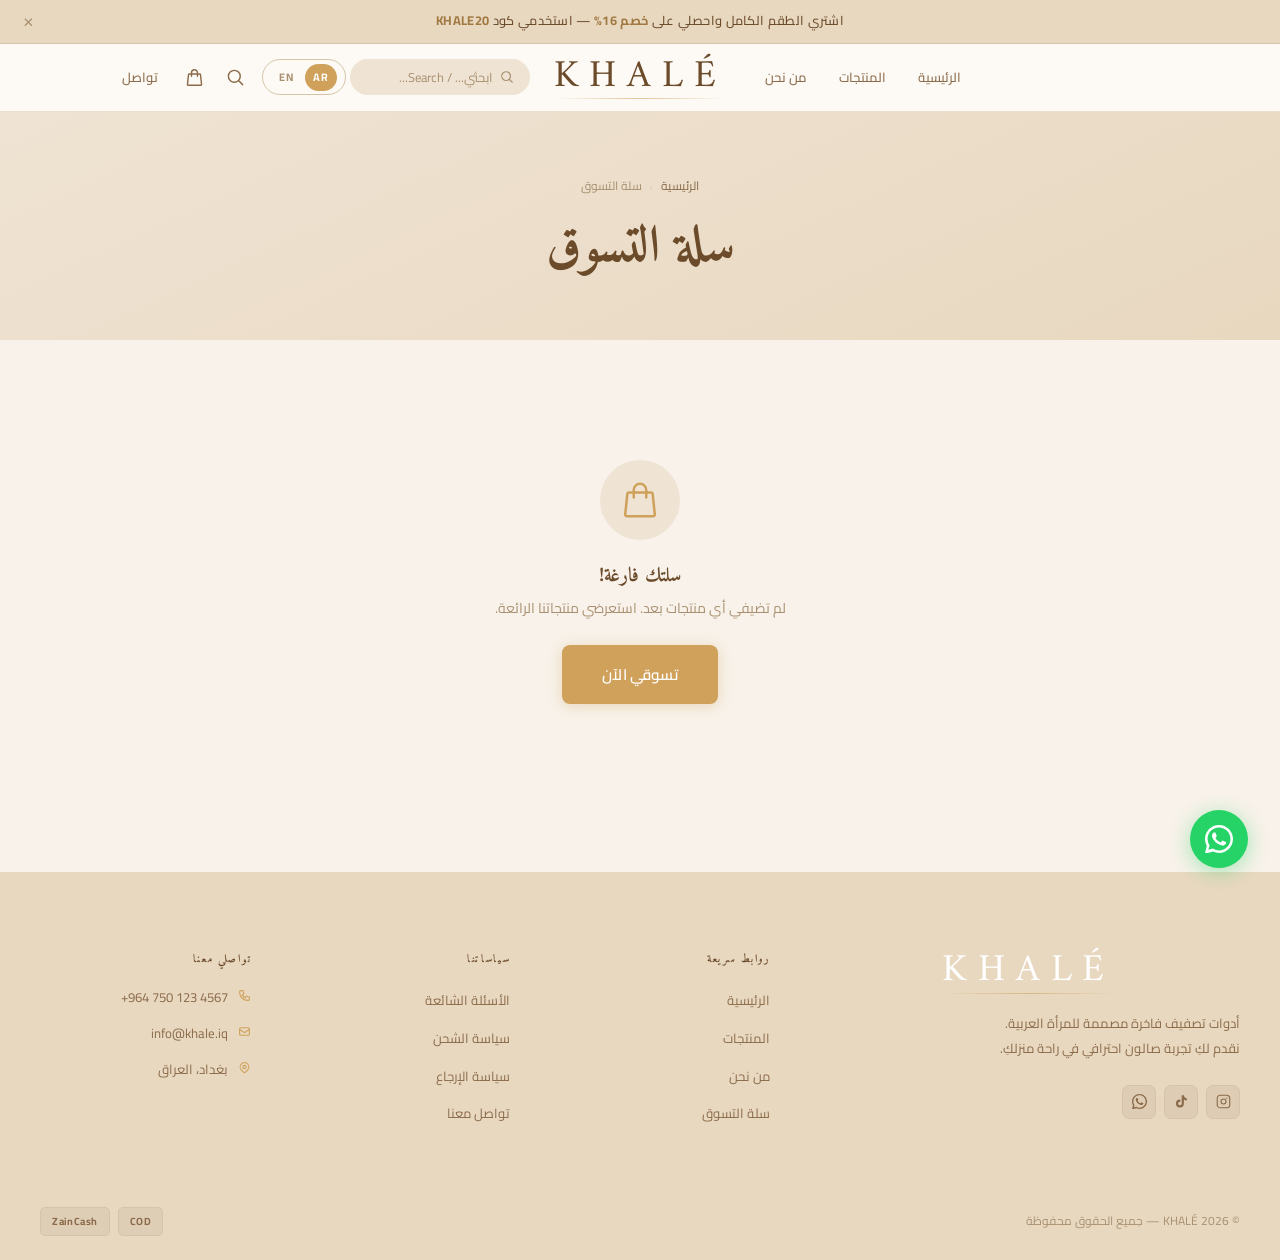
<file: cart.html>
<!DOCTYPE html>
<html lang="ar" dir="rtl">
<head>
  <meta charset="UTF-8">
  <meta name="viewport" content="width=device-width, initial-scale=1.0">
  <title>سلة التسوق | KHALÉ</title>
  <link rel="stylesheet" href="css/style.css">
</head>
<body>

  <div id="headerMount"></div>

  <div class="page-hero" style="padding:4rem 0 3rem">
    <div class="page-hero-inner">
      <div class="breadcrumb">
        <a href="index.html">الرئيسية</a>
        <span class="bc-sep">›</span>
        <span>سلة التسوق</span>
      </div>
      <h1 class="page-hero-title">سلة التسوق</h1>
    </div>
  </div>

  <section class="section" style="padding-top:2.5rem">
    <div class="container">
      <div class="cart-layout" id="cartLayout">
        <!-- Cart content rendered by JS -->
      </div>
    </div>
  </section>

  <div id="footerMount"></div>

  <script src="js/data.js"></script>
  <script src="js/app.js"></script>
  <script>
    document.getElementById('headerMount').innerHTML = renderHeader('');
    document.getElementById('footerMount').innerHTML = renderFooter();

    const SHIPPING_THRESHOLD = 80000;
    const SHIPPING_COST = 5000;

    function getCouponData() {
      try { return JSON.parse(sessionStorage.getItem('khale_coupon')); }
      catch { return null; }
    }

    function updateCartDisplay() {
      const items  = Cart.get();
      const coupon = getCouponData();
      const layout = document.getElementById('cartLayout');

      if (!items.length) {
        layout.innerHTML = `
          <div class="cart-empty" style="grid-column:1/-1">
            <div class="cart-empty-icon">
              <svg xmlns="http://www.w3.org/2000/svg" fill="none" viewBox="0 0 24 24" stroke="currentColor"><path stroke-linecap="round" stroke-linejoin="round" stroke-width="1.5" d="M15.75 10.5V6a3.75 3.75 0 10-7.5 0v4.5m11.356-1.993l1.263 12c.07.665-.45 1.243-1.119 1.243H4.25a1.125 1.125 0 01-1.12-1.243l1.264-12A1.125 1.125 0 015.513 7.5h12.974c.576 0 1.059.435 1.119 1.007z"/></svg>
            </div>
            <h3>سلتك فارغة!</h3>
            <p>لم تضيفي أي منتجات بعد. استعرضي منتجاتنا الرائعة.</p>
            <a href="products.html" class="btn btn-gold btn-lg">تسوقي الآن</a>
          </div>`;
        return;
      }

      const subtotal     = Cart.total();
      const shippingFree = subtotal >= SHIPPING_THRESHOLD;
      const shipping     = shippingFree ? 0 : SHIPPING_COST;
      const discountAmt  = coupon ? Math.round(subtotal * coupon.discount / 100) : 0;
      const total        = subtotal - discountAmt + shipping;

      const itemsHtml = items.map(item => {
        const p = getProduct(item.id);
        if (!p) return '';
        return `
          <div class="cart-item" data-id="${p.id}">
            <div class="cart-item-img">${ICONS[p.icon] || ''}</div>
            <div class="cart-item-info">
              <div class="cart-item-name"><a href="product-details.html?id=${p.id}">${p.name}</a></div>
              <div class="cart-item-sub">${p.shortDesc}</div>
              <div class="cart-item-controls">
                <div class="qty-ctrl">
                  <button class="qty-btn" onclick="changeQty(${p.id}, ${item.qty - 1})">−</button>
                  <span class="qty-val">${item.qty}</span>
                  <button class="qty-btn" onclick="changeQty(${p.id}, ${item.qty + 1})">+</button>
                </div>
              </div>
            </div>
            <div class="cart-price-col">
              <span class="cart-item-price">${formatPrice(p.price * item.qty)}</span>
              <button class="remove-btn" onclick="removeItem(${p.id})">
                <svg xmlns="http://www.w3.org/2000/svg" fill="none" viewBox="0 0 24 24" stroke="currentColor" width="11" height="11"><path stroke-linecap="round" stroke-linejoin="round" stroke-width="2" d="M6 18L18 6M6 6l12 12"/></svg>
                حذف
              </button>
            </div>
          </div>`;
      }).join('');

      const shippingBar = !shippingFree
        ? `<div style="background:var(--gold-pale);border-radius:8px;padding:.75rem 1rem;margin-bottom:1.25rem;font-size:.8rem;color:var(--text)">
            أضيفي <strong style="color:var(--gold)">${formatPrice(SHIPPING_THRESHOLD - subtotal)}</strong> للحصول على شحن مجاني!
           </div>`
        : `<div style="background:#E8F5E9;border-radius:8px;padding:.75rem 1rem;margin-bottom:1.25rem;font-size:.8rem;color:#2E7D32;display:flex;align-items:center;gap:.5rem">
            <svg width="14" height="14" fill="none" stroke="currentColor" viewBox="0 0 24 24"><path stroke-linecap="round" stroke-linejoin="round" stroke-width="2" d="M5 13l4 4L19 7"/></svg>
            تهانيكِ! حصلتِ على شحن مجاني
           </div>`;

      const couponRow = coupon
        ? `<div class="osb-row disc"><span>خصم (${coupon.code})</span><span>- ${formatPrice(discountAmt)}</span></div>` : '';

      layout.innerHTML = `
        <div>
          <div class="cart-head-row">
            <h2 class="cart-title">سلة التسوق (${Cart.count()} منتج)</h2>
            <button class="clear-btn" onclick="clearAll()">حذف الكل</button>
          </div>
          <div class="cart-items">${itemsHtml}</div>
        </div>

        <div class="order-summary-box">
          <h3 class="osb-title">ملخص الطلب</h3>
          ${shippingBar}
          <div class="osb-rows">
            <div class="osb-row"><span>المجموع الفرعي</span><span>${formatPrice(subtotal)}</span></div>
            ${couponRow}
            <div class="osb-row"><span>الشحن</span><span>${shippingFree ? 'مجاني' : formatPrice(SHIPPING_COST)}</span></div>
            <div class="osb-row total"><span>الإجمالي</span><span>${formatPrice(total)}</span></div>
          </div>

          <form class="coupon-row" id="couponForm">
            <input type="text" class="coupon-inp" placeholder="كوبون الخصم" value="${coupon ? coupon.code : ''}">
            <button type="submit" class="btn btn-ghost btn-sm">تطبيق</button>
          </form>

          <a href="checkout.html" class="btn btn-gold btn-lg btn-block" style="margin-bottom:.75rem">
            إتمام الشراء
          </a>
          <a href="products.html" class="btn btn-ghost btn-block">متابعة التسوق</a>

          <div style="display:flex;align-items:center;justify-content:center;gap:1.25rem;margin-top:1.25rem;padding-top:1.25rem;border-top:1px solid var(--bdr-lt)">
            <span style="font-size:.72rem;color:var(--text-3);display:flex;align-items:center;gap:.35rem">
              <svg xmlns="http://www.w3.org/2000/svg" fill="none" viewBox="0 0 24 24" stroke="currentColor" width="12" height="12"><path stroke-linecap="round" stroke-linejoin="round" stroke-width="2" d="M17 9V7a2 2 0 00-2-2H5a2 2 0 00-2 2v6a2 2 0 002 2h2m2 4h10a2 2 0 002-2v-6a2 2 0 00-2-2H9a2 2 0 00-2 2v6a2 2 0 002 2zm7-5a2 2 0 11-4 0 2 2 0 014 0z"/></svg>
              الدفع عند الاستلام
            </span>
            <span style="font-size:.72rem;color:var(--text-3);display:flex;align-items:center;gap:.35rem">
              <svg xmlns="http://www.w3.org/2000/svg" fill="none" viewBox="0 0 24 24" stroke="currentColor" width="12" height="12"><path stroke-linecap="round" stroke-linejoin="round" stroke-width="2" d="M12 18h.01M8 21h8a2 2 0 002-2V5a2 2 0 00-2-2H8a2 2 0 00-2 2v14a2 2 0 002 2z"/></svg>
              ZainCash
            </span>
          </div>
        </div>`;

      initCoupon();
    }

    function changeQty(id, newQty) {
      if (newQty < 1) { removeItem(id); return; }
      Cart.updateQty(id, newQty);
      updateCartDisplay();
    }

    function removeItem(id) {
      Cart.remove(id);
      updateCartDisplay();
    }

    function clearAll() {
      if (confirm('هل تريدين حذف جميع المنتجات من السلة؟')) {
        Cart.clear();
        updateCartDisplay();
      }
    }

    updateCartDisplay();
    window.addEventListener('cartUpdated', updateCartDisplay);
  </script>
</body>
</html>
</file>
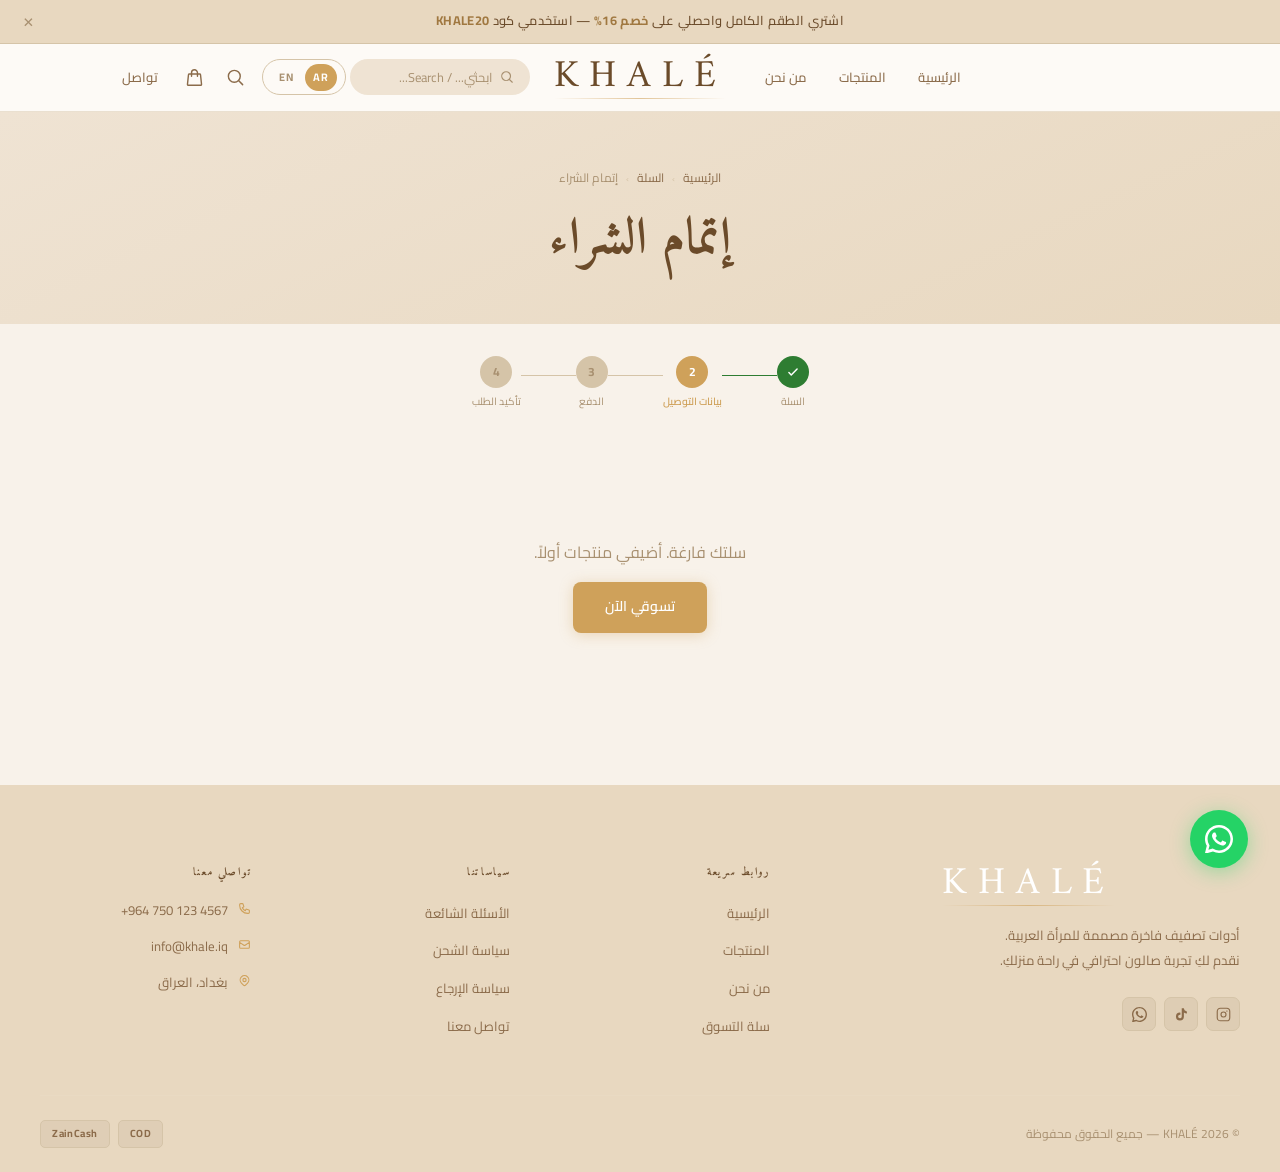
<file: checkout.html>
<!DOCTYPE html>
<html lang="ar" dir="rtl">
<head>
  <meta charset="UTF-8">
  <meta name="viewport" content="width=device-width, initial-scale=1.0">
  <title>إتمام الشراء | KHALÉ</title>
  <link rel="stylesheet" href="css/style.css">
</head>
<body>

  <div id="headerMount"></div>

  <div class="page-hero" style="padding:3.5rem 0 2.5rem">
    <div class="page-hero-inner">
      <div class="breadcrumb">
        <a href="index.html">الرئيسية</a>
        <span class="bc-sep">›</span>
        <a href="cart.html">السلة</a>
        <span class="bc-sep">›</span>
        <span>إتمام الشراء</span>
      </div>
      <h1 class="page-hero-title">إتمام الشراء</h1>
    </div>
  </div>

  <!-- Steps -->
  <div class="container" style="padding-top:2rem">
    <div class="checkout-steps">
      <div class="step done">
        <div class="step-dot" id="step1Dot">1</div>
        <div class="step-lbl">السلة</div>
      </div>
      <div class="step-line done"></div>
      <div class="step active">
        <div class="step-dot">2</div>
        <div class="step-lbl">بيانات التوصيل</div>
      </div>
      <div class="step-line"></div>
      <div class="step">
        <div class="step-dot">3</div>
        <div class="step-lbl">الدفع</div>
      </div>
      <div class="step-line"></div>
      <div class="step">
        <div class="step-dot">4</div>
        <div class="step-lbl">تأكيد الطلب</div>
      </div>
    </div>
  </div>

  <section class="section" style="padding-top:1.5rem" id="checkoutSection">
    <div class="container" id="checkoutContainer"></div>
  </section>

  <!-- Success -->
  <section class="section hidden" id="successSection">
    <div class="container">
      <div class="order-done">
        <div class="order-done-icon">
          <svg xmlns="http://www.w3.org/2000/svg" fill="none" viewBox="0 0 24 24" stroke="currentColor"><path stroke-linecap="round" stroke-linejoin="round" stroke-width="2" d="M5 13l4 4L19 7"/></svg>
        </div>
        <h2>تم تأكيد طلبكِ!</h2>
        <p>شكراً لكِ! تم استلام طلبكِ بنجاح. سيتواصل معكِ فريقنا خلال 24 ساعة لتأكيد موعد التوصيل.</p>
        <div class="order-num" id="orderNumber"></div>
        <a href="products.html" class="btn btn-gold btn-lg">متابعة التسوق</a>
      </div>
    </div>
  </section>

  <div id="footerMount"></div>

  <script src="js/data.js"></script>
  <script src="js/app.js"></script>
  <script>
    document.getElementById('headerMount').innerHTML = renderHeader('');
    document.getElementById('footerMount').innerHTML = renderFooter();

    /* Step 1 done icon */
    document.getElementById('step1Dot').innerHTML =
      '<svg xmlns="http://www.w3.org/2000/svg" fill="none" viewBox="0 0 24 24" stroke="currentColor" width="14" height="14"><path stroke-linecap="round" stroke-linejoin="round" stroke-width="2.5" d="M5 13l4 4L19 7"/></svg>';

    const SHIPPING_THRESHOLD = 80000;
    const SHIPPING_COST      = 5000;

    function getCouponData() {
      try { return JSON.parse(sessionStorage.getItem('khale_coupon')); }
      catch { return null; }
    }

    function renderCheckout() {
      const items  = Cart.get();
      const coupon = getCouponData();

      if (!items.length) {
        document.getElementById('checkoutContainer').innerHTML =
          `<div style="text-align:center;padding:4rem 2rem">
            <p style="margin-bottom:1rem;color:var(--text-3)">سلتك فارغة. أضيفي منتجات أولاً.</p>
            <a href="products.html" class="btn btn-gold">تسوقي الآن</a>
           </div>`;
        return;
      }

      const subtotal    = Cart.total();
      const shippingFree = subtotal >= SHIPPING_THRESHOLD;
      const shipping    = shippingFree ? 0 : SHIPPING_COST;
      const discountAmt = coupon ? Math.round(subtotal * coupon.discount / 100) : 0;
      const total       = subtotal - discountAmt + shipping;

      const orderItemsHtml = items.map(item => {
        const p = getProduct(item.id);
        if (!p) return '';
        return `
          <div style="display:flex;align-items:center;gap:.75rem;padding:.75rem 0;border-bottom:1px solid var(--bdr-lt)">
            <div style="width:48px;height:48px;background:var(--cream);border-radius:8px;display:flex;align-items:center;justify-content:center;flex-shrink:0;color:var(--gold-dk)">
              <div style="width:28px;height:28px">${ICONS[p.icon]||''}</div>
            </div>
            <div style="flex:1">
              <div style="font-size:.85rem;font-weight:600;color:var(--dark)">${p.name}</div>
              <div style="font-size:.75rem;color:var(--text-3)">الكمية: ${item.qty}</div>
            </div>
            <span style="font-size:.88rem;font-weight:700;color:var(--dark)">${formatPrice(p.price * item.qty)}</span>
          </div>`;
      }).join('');

      const couponRow = coupon
        ? `<div class="osb-row disc"><span>خصم (${coupon.code})</span><span>- ${formatPrice(discountAmt)}</span></div>` : '';

      document.getElementById('checkoutContainer').innerHTML = `
        <div class="checkout-layout">
          <div>
            <!-- Shipping info -->
            <div class="co-section">
              <h3 class="co-section-head">
                <span class="co-num">1</span>
                بيانات التوصيل
              </h3>
              <form id="checkoutForm">
                <div class="form-grid">
                  <div class="fg">
                    <label>الاسم الأول *</label>
                    <input type="text" placeholder="مريم" required id="firstName">
                  </div>
                  <div class="fg">
                    <label>الاسم الأخير *</label>
                    <input type="text" placeholder="العبدالله" required id="lastName">
                  </div>
                  <div class="fg">
                    <label>رقم الهاتف *</label>
                    <input type="tel" placeholder="07X XXXX XXXX" required id="phone" dir="ltr">
                  </div>
                  <div class="fg">
                    <label>المحافظة *</label>
                    <select required id="governorate">
                      <option value="">اختاري المحافظة</option>
                      <option>بغداد</option><option>البصرة</option><option>نينوى</option>
                      <option>أربيل</option><option>النجف</option><option>كربلاء</option>
                      <option>الأنبار</option><option>ديالى</option><option>كركوك</option>
                      <option>ميسان</option><option>ذي قار</option><option>واسط</option>
                      <option>المثنى</option><option>القادسية</option><option>صلاح الدين</option>
                      <option>دهوك</option><option>السليمانية</option><option>بابل</option>
                    </select>
                  </div>
                  <div class="fg full">
                    <label>العنوان التفصيلي *</label>
                    <input type="text" placeholder="الحي، الشارع، رقم المنزل" required id="address">
                  </div>
                  <div class="fg full">
                    <label>ملاحظات إضافية (اختياري)</label>
                    <textarea placeholder="أي تعليمات خاصة للتوصيل..." id="notes"></textarea>
                  </div>
                </div>
              </form>
            </div>

            <!-- Payment -->
            <div class="co-section">
              <h3 class="co-section-head">
                <span class="co-num">2</span>
                طريقة الدفع
              </h3>
              <div class="payment-opts">
                <label class="pay-opt selected" id="codOption">
                  <input type="radio" name="payment" value="cod" checked>
                  <div class="pay-icon cod">
                    <svg xmlns="http://www.w3.org/2000/svg" fill="none" viewBox="0 0 24 24" stroke="currentColor"><path stroke-linecap="round" stroke-linejoin="round" stroke-width="2" d="M17 9V7a2 2 0 00-2-2H5a2 2 0 00-2 2v6a2 2 0 002 2h2m2 4h10a2 2 0 002-2v-6a2 2 0 00-2-2H9a2 2 0 00-2 2v6a2 2 0 002 2zm7-5a2 2 0 11-4 0 2 2 0 014 0z"/></svg>
                  </div>
                  <div>
                    <div class="pay-name">الدفع عند الاستلام (كاش)</div>
                    <div class="pay-desc">ادفعي نقداً عند وصول الطلب</div>
                  </div>
                </label>
                <label class="pay-opt" id="zaincashOption">
                  <input type="radio" name="payment" value="zaincash">
                  <div class="pay-icon zaincash">
                    <svg xmlns="http://www.w3.org/2000/svg" fill="none" viewBox="0 0 24 24" stroke="currentColor"><path stroke-linecap="round" stroke-linejoin="round" stroke-width="2" d="M12 18h.01M8 21h8a2 2 0 002-2V5a2 2 0 00-2-2H8a2 2 0 00-2 2v14a2 2 0 002 2z"/></svg>
                  </div>
                  <div>
                    <div class="pay-name">ZainCash</div>
                    <div class="pay-desc">ادفعي عبر تطبيق ZainCash بسهولة</div>
                  </div>
                </label>
              </div>
            </div>
          </div>

          <!-- Order Summary -->
          <div>
            <div class="order-summary-box" style="position:sticky;top:90px">
              <h3 class="osb-title">ملخص الطلب</h3>
              <div>${orderItemsHtml}</div>
              <div class="osb-rows" style="margin-top:1rem">
                <div class="osb-row"><span>المجموع الفرعي</span><span>${formatPrice(subtotal)}</span></div>
                ${couponRow}
                <div class="osb-row"><span>الشحن</span><span>${shippingFree ? 'مجاني' : formatPrice(SHIPPING_COST)}</span></div>
                <div class="osb-row total"><span>الإجمالي</span><span>${formatPrice(total)}</span></div>
              </div>
              <button class="btn btn-gold btn-lg btn-block" style="margin-top:1.25rem" id="placeOrderBtn">
                <svg xmlns="http://www.w3.org/2000/svg" fill="none" viewBox="0 0 24 24" stroke="currentColor" width="16" height="16"><path stroke-linecap="round" stroke-linejoin="round" stroke-width="2" d="M5 13l4 4L19 7"/></svg>
                تأكيد الطلب
              </button>
              <p style="text-align:center;font-size:.72rem;color:var(--text-3);margin-top:.75rem">
                بالضغط على تأكيد الطلب توافقين على سياسة الخصوصية وشروط الاستخدام
              </p>
            </div>
          </div>
        </div>`;

      initPaymentOptions();
      document.getElementById('placeOrderBtn').addEventListener('click', placeOrder);
    }

    function placeOrder() {
      const required = ['firstName','lastName','phone','governorate','address'];
      for (const fId of required) {
        const el = document.getElementById(fId);
        if (!el || !el.value.trim()) {
          el && el.focus();
          el && (el.style.borderColor = 'var(--error)');
          Toast.show('يرجى ملء جميع الحقول المطلوبة', 'error');
          setTimeout(() => { if(el) el.style.borderColor = ''; }, 2000);
          return;
        }
      }

      document.getElementById('checkoutSection').classList.add('hidden');
      document.getElementById('successSection').classList.remove('hidden');
      document.getElementById('orderNumber').textContent =
        `رقم الطلب: KHL-${Math.floor(Math.random() * 90000 + 10000)}`;
      Cart.clear();
    }

    renderCheckout();
  </script>
</body>
</html>
</file>
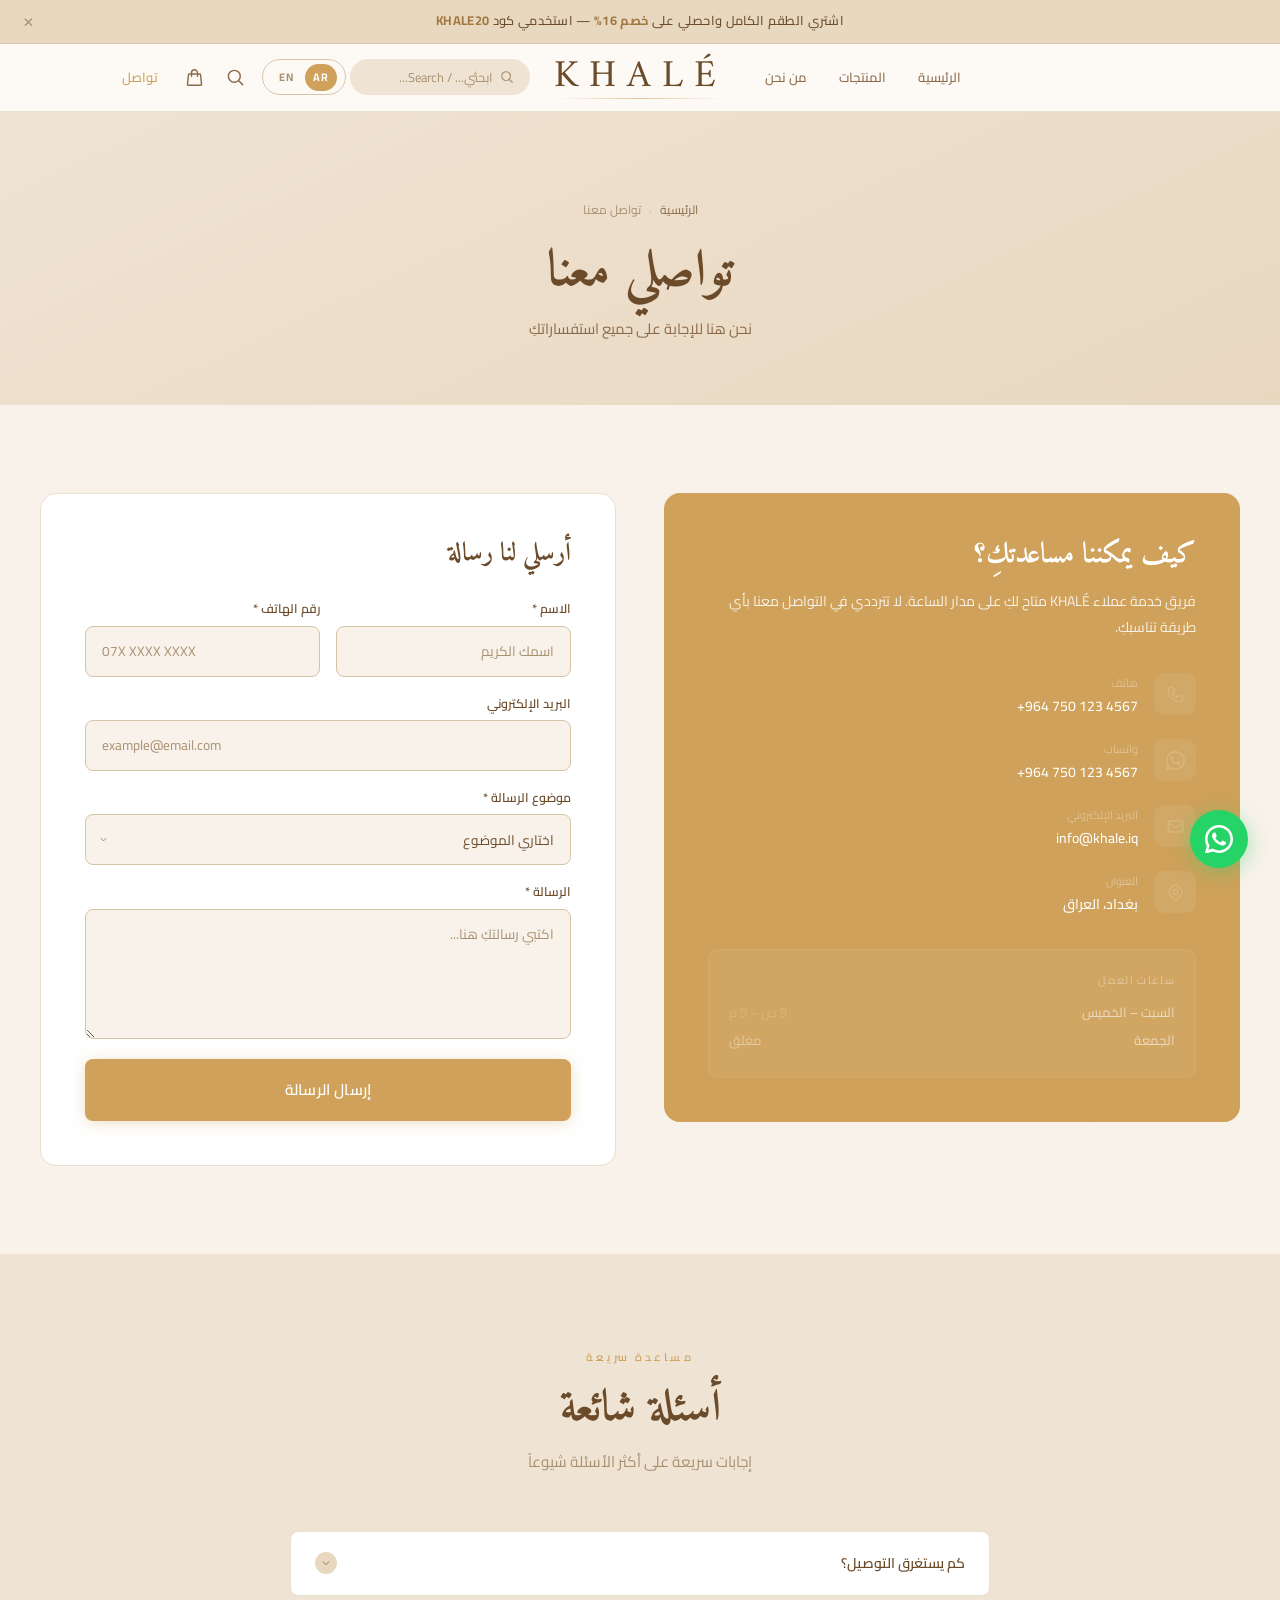
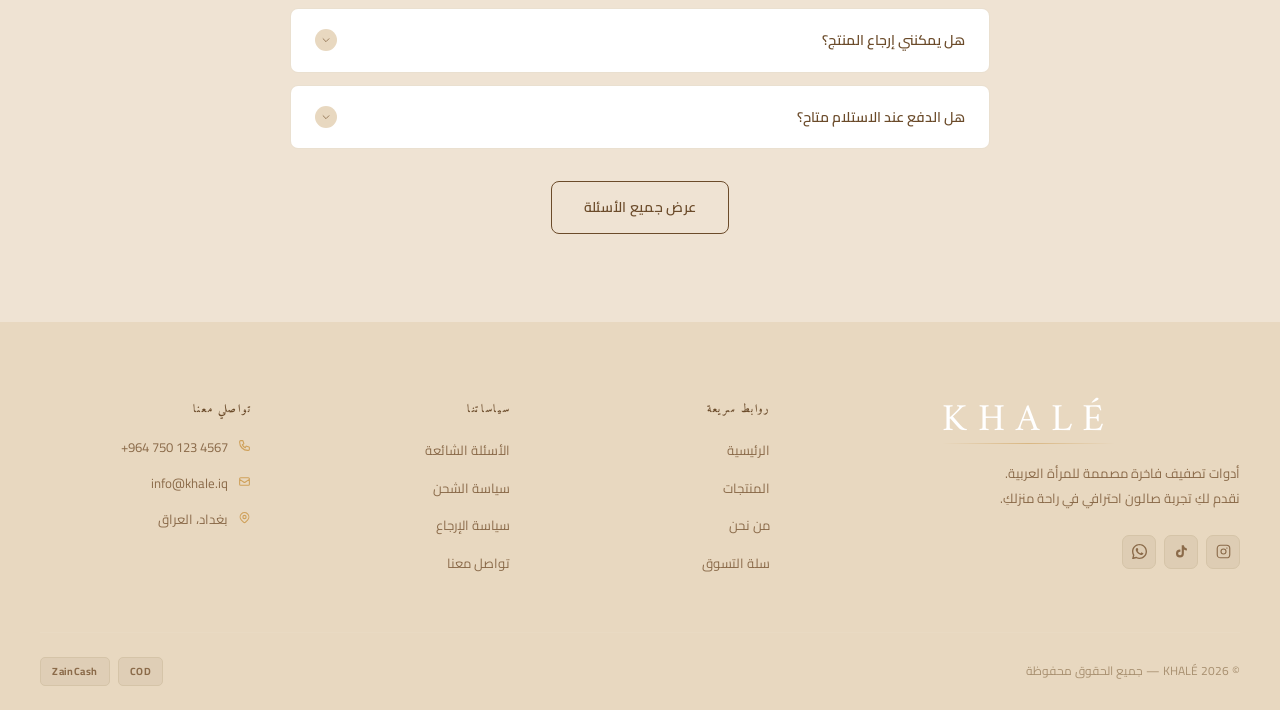
<file: contact.html>
<!DOCTYPE html>
<html lang="ar" dir="rtl">
<head>
  <meta charset="UTF-8">
  <meta name="viewport" content="width=device-width, initial-scale=1.0">
  <title>تواصلي معنا | KHALÉ</title>
  <link rel="stylesheet" href="css/style.css">
</head>
<body>

  <div id="headerMount"></div>

  <div class="page-hero">
    <div class="page-hero-inner">
      <div class="breadcrumb">
        <a href="index.html">الرئيسية</a>
        <span class="bc-sep">›</span>
        <span>تواصل معنا</span>
      </div>
      <h1 class="page-hero-title">تواصلي معنا</h1>
      <p class="page-hero-desc">نحن هنا للإجابة على جميع استفساراتكِ</p>
    </div>
  </div>

  <section class="section">
    <div class="container">
      <div class="contact-grid">

        <!-- Info Card -->
        <div class="contact-info">
          <h2 class="ci-title">كيف يمكننا مساعدتكِ؟</h2>
          <p class="ci-body">
            فريق خدمة عملاء KHALÉ متاح لكِ على مدار الساعة. لا تترددي في التواصل معنا بأي طريقة تناسبكِ.
          </p>
          <div class="ci-items">
            <div class="ci-item">
              <div class="ci-icon">
                <svg xmlns="http://www.w3.org/2000/svg" fill="none" viewBox="0 0 24 24" stroke="currentColor"><path stroke-linecap="round" stroke-linejoin="round" stroke-width="1.8" d="M3 5a2 2 0 012-2h3.28a1 1 0 01.948.684l1.498 4.493a1 1 0 01-.502 1.21l-2.257 1.13a11.042 11.042 0 005.516 5.516l1.13-2.257a1 1 0 011.21-.502l4.493 1.498a1 1 0 01.684.949V19a2 2 0 01-2 2h-1C9.716 21 3 14.284 3 6V5z"/></svg>
              </div>
              <div>
                <div class="ci-lbl">هاتف</div>
                <div class="ci-val" dir="ltr">+964 750 123 4567</div>
              </div>
            </div>
            <div class="ci-item">
              <div class="ci-icon">
                <svg xmlns="http://www.w3.org/2000/svg" fill="currentColor" viewBox="0 0 24 24"><path d="M17.472 14.382c-.297-.149-1.758-.867-2.03-.967-.273-.099-.471-.148-.67.15-.197.297-.767.966-.94 1.164-.173.199-.347.223-.644.075-.297-.15-1.255-.463-2.39-1.475-.883-.788-1.48-1.761-1.653-2.059-.173-.297-.018-.458.13-.606.134-.133.298-.347.446-.52.149-.174.198-.298.298-.497.099-.198.05-.371-.025-.52-.075-.149-.669-1.612-.916-2.207-.242-.579-.487-.5-.669-.51-.173-.008-.371-.01-.57-.01-.198 0-.52.074-.792.372-.272.297-1.04 1.016-1.04 2.479 0 1.462 1.065 2.875 1.213 3.074.149.198 2.096 3.2 5.077 4.487.709.306 1.262.489 1.694.625.712.227 1.36.195 1.871.118.571-.085 1.758-.719 2.006-1.413.248-.694.248-1.289.173-1.413-.074-.124-.272-.198-.57-.347z"/><path d="M12 0C5.373 0 0 5.373 0 12c0 2.127.558 4.122 1.532 5.857L.057 23.8a.5.5 0 00.606.63l6.17-1.617A11.954 11.954 0 0012 24c6.627 0 12-5.373 12-12S18.627 0 12 0zm0 21.818a9.81 9.81 0 01-4.998-1.366l-.358-.213-3.714.974.991-3.617-.234-.373A9.8 9.8 0 012.182 12c0-5.418 4.4-9.818 9.818-9.818S21.818 6.582 21.818 12s-4.4 9.818-9.818 9.818z"/></svg>
              </div>
              <div>
                <div class="ci-lbl">واتساب</div>
                <div class="ci-val" dir="ltr">+964 750 123 4567</div>
              </div>
            </div>
            <div class="ci-item">
              <div class="ci-icon">
                <svg xmlns="http://www.w3.org/2000/svg" fill="none" viewBox="0 0 24 24" stroke="currentColor"><path stroke-linecap="round" stroke-linejoin="round" stroke-width="1.8" d="M3 8l7.89 5.26a2 2 0 002.22 0L21 8M5 19h14a2 2 0 002-2V7a2 2 0 00-2-2H5a2 2 0 00-2 2v10a2 2 0 002 2z"/></svg>
              </div>
              <div>
                <div class="ci-lbl">البريد الإلكتروني</div>
                <div class="ci-val" dir="ltr">info@khale.iq</div>
              </div>
            </div>
            <div class="ci-item">
              <div class="ci-icon">
                <svg xmlns="http://www.w3.org/2000/svg" fill="none" viewBox="0 0 24 24" stroke="currentColor"><path stroke-linecap="round" stroke-linejoin="round" stroke-width="1.8" d="M17.657 16.657L13.414 20.9a1.998 1.998 0 01-2.827 0l-4.244-4.243a8 8 0 1111.314 0z"/><path stroke-linecap="round" stroke-linejoin="round" stroke-width="1.8" d="M15 11a3 3 0 11-6 0 3 3 0 016 0z"/></svg>
              </div>
              <div>
                <div class="ci-lbl">العنوان</div>
                <div class="ci-val">بغداد، العراق</div>
              </div>
            </div>
          </div>

          <div class="ci-hours">
            <div class="ci-hours-title">ساعات العمل</div>
            <div class="ci-hours-row"><span>السبت – الخميس</span><span>9 ص – 9 م</span></div>
            <div class="ci-hours-row"><span>الجمعة</span><span style="color:rgba(255,255,255,.4)">مغلق</span></div>
          </div>
        </div>

        <!-- Form Card -->
        <div class="contact-form-card">
          <h3 class="cf-title">أرسلي لنا رسالة</h3>
          <form id="contactForm">
            <div class="form-grid">
              <div class="fg">
                <label>الاسم *</label>
                <input type="text" placeholder="اسمك الكريم" required>
              </div>
              <div class="fg">
                <label>رقم الهاتف *</label>
                <input type="tel" placeholder="07X XXXX XXXX" required dir="ltr">
              </div>
              <div class="fg full">
                <label>البريد الإلكتروني</label>
                <input type="email" placeholder="example@email.com" dir="ltr">
              </div>
              <div class="fg full">
                <label>موضوع الرسالة *</label>
                <select required>
                  <option value="">اختاري الموضوع</option>
                  <option>الاستفسار عن المنتجات</option>
                  <option>متابعة الطلب</option>
                  <option>الإرجاع والاستبدال</option>
                  <option>شكوى</option>
                  <option>اقتراح</option>
                  <option>أخرى</option>
                </select>
              </div>
              <div class="fg full">
                <label>الرسالة *</label>
                <textarea placeholder="اكتبي رسالتكِ هنا..." required style="min-height:130px"></textarea>
              </div>
            </div>
            <button type="submit" class="btn btn-gold btn-lg btn-block" style="margin-top:1.25rem">
              إرسال الرسالة
            </button>
          </form>
        </div>
      </div>
    </div>
  </section>

  <!-- FAQ Preview -->
  <section class="section" style="background:var(--cream)">
    <div class="container">
      <div class="text-center" data-reveal="up">
        <span class="section-label">مساعدة سريعة</span>
        <h2 class="section-title">أسئلة شائعة</h2>
        <p class="section-subtitle">إجابات سريعة على أكثر الأسئلة شيوعاً</p>
      </div>
      <div style="max-width:700px;margin:0 auto" id="contactFAQ"></div>
      <div style="text-align:center;margin-top:2rem">
        <a href="faq.html" class="btn btn-outline-dark">عرض جميع الأسئلة</a>
      </div>
    </div>
  </section>

  <div id="footerMount"></div>

  <script src="js/data.js"></script>
  <script src="js/app.js"></script>
  <script>
    document.getElementById('headerMount').innerHTML = renderHeader('contact');
    document.getElementById('footerMount').innerHTML = renderFooter();

    /* FAQ preview */
    const FAQPreview = [
      { q: "كم يستغرق التوصيل؟", a: "يستغرق التوصيل 24-48 ساعة داخل بغداد و2-4 أيام للمحافظات الأخرى." },
      { q: "هل يمكنني إرجاع المنتج؟", a: "نعم، نقبل الإرجاع خلال 14 يوماً من تاريخ الاستلام بشرط أن يكون المنتج في حالته الأصلية." },
      { q: "هل الدفع عند الاستلام متاح؟", a: "نعم! الدفع عند الاستلام متاح في جميع المحافظات العراقية." },
    ];
    document.getElementById('contactFAQ').innerHTML = FAQPreview.map(f => `
      <div class="faq-item" style="margin-bottom:.75rem">
        <button class="faq-q">${f.q}
          <span class="faq-chevron">
            <svg xmlns="http://www.w3.org/2000/svg" fill="none" viewBox="0 0 24 24" stroke="currentColor"><path stroke-linecap="round" stroke-linejoin="round" stroke-width="2" d="M19 9l-7 7-7-7"/></svg>
          </span>
        </button>
        <div class="faq-ans"><div class="faq-ans-inner">${f.a}</div></div>
      </div>`).join('');

    initFAQ();
  </script>
</body>
</html>
</file>
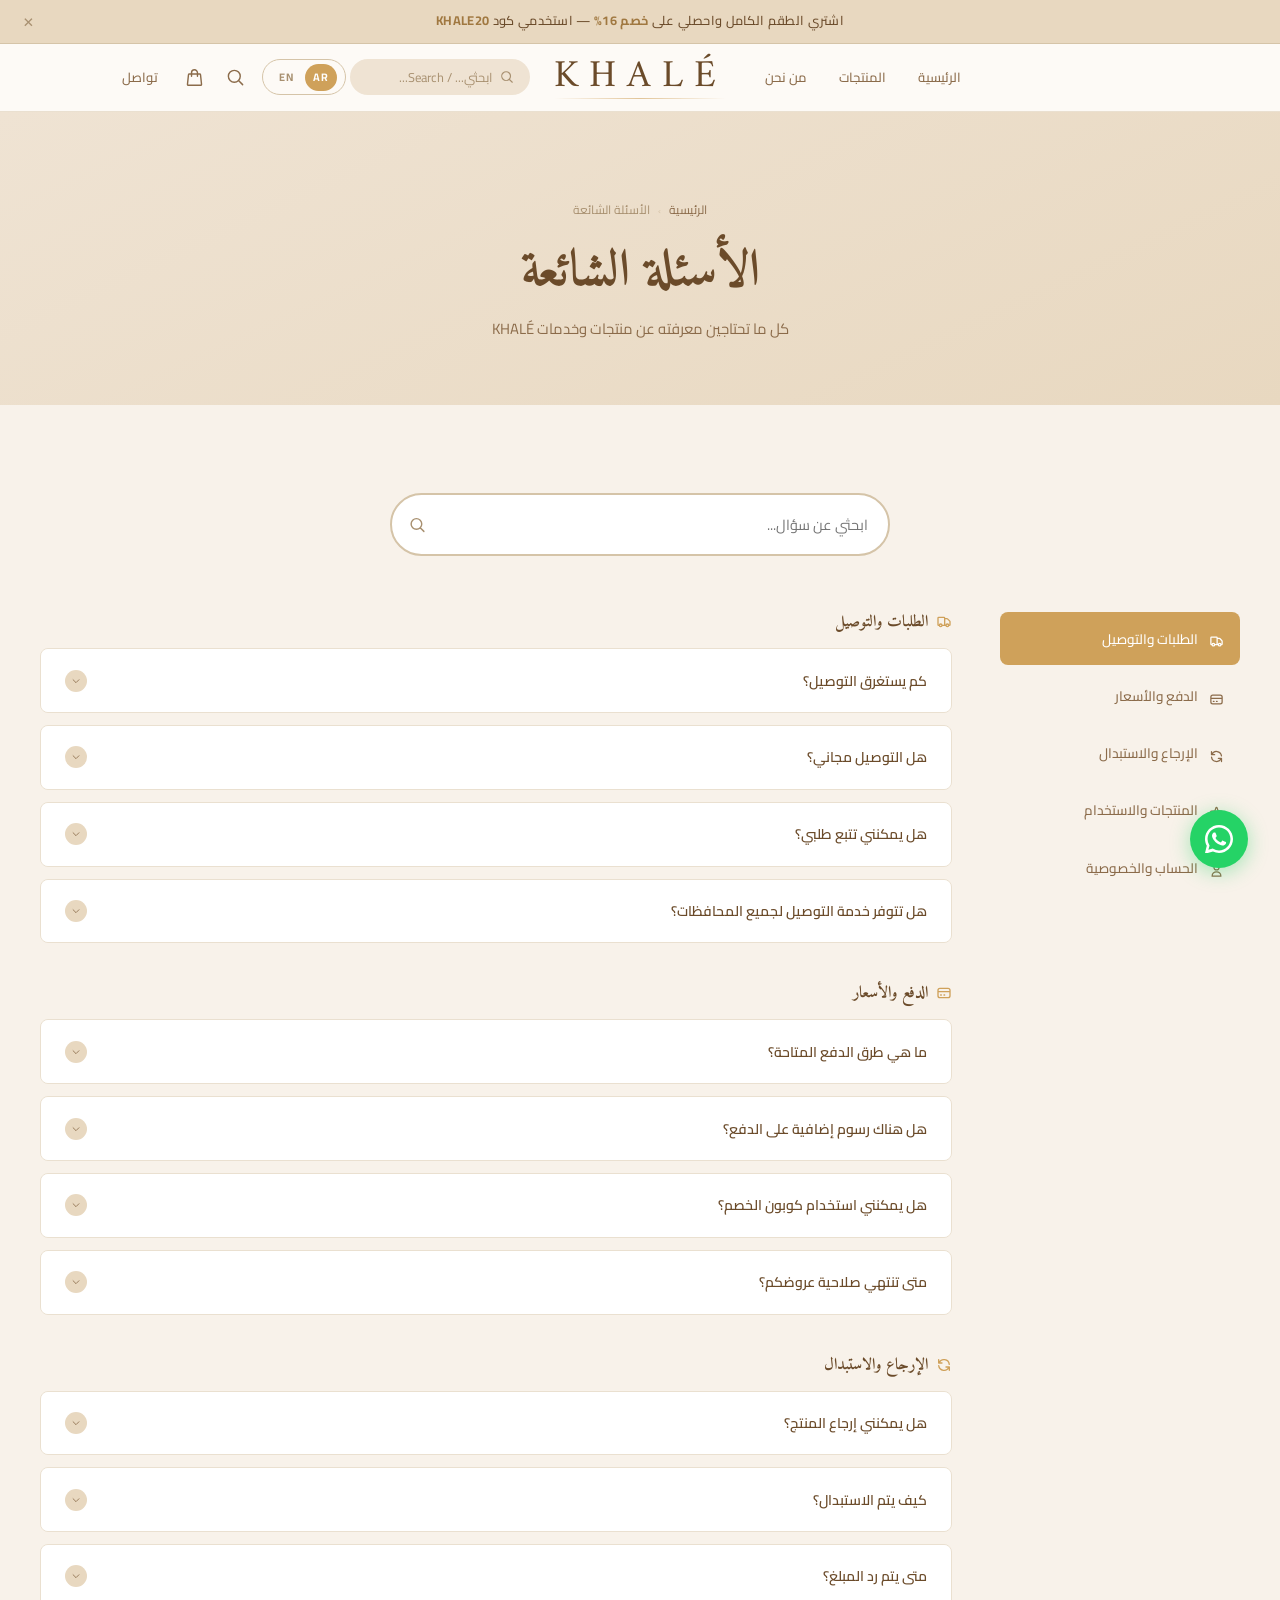
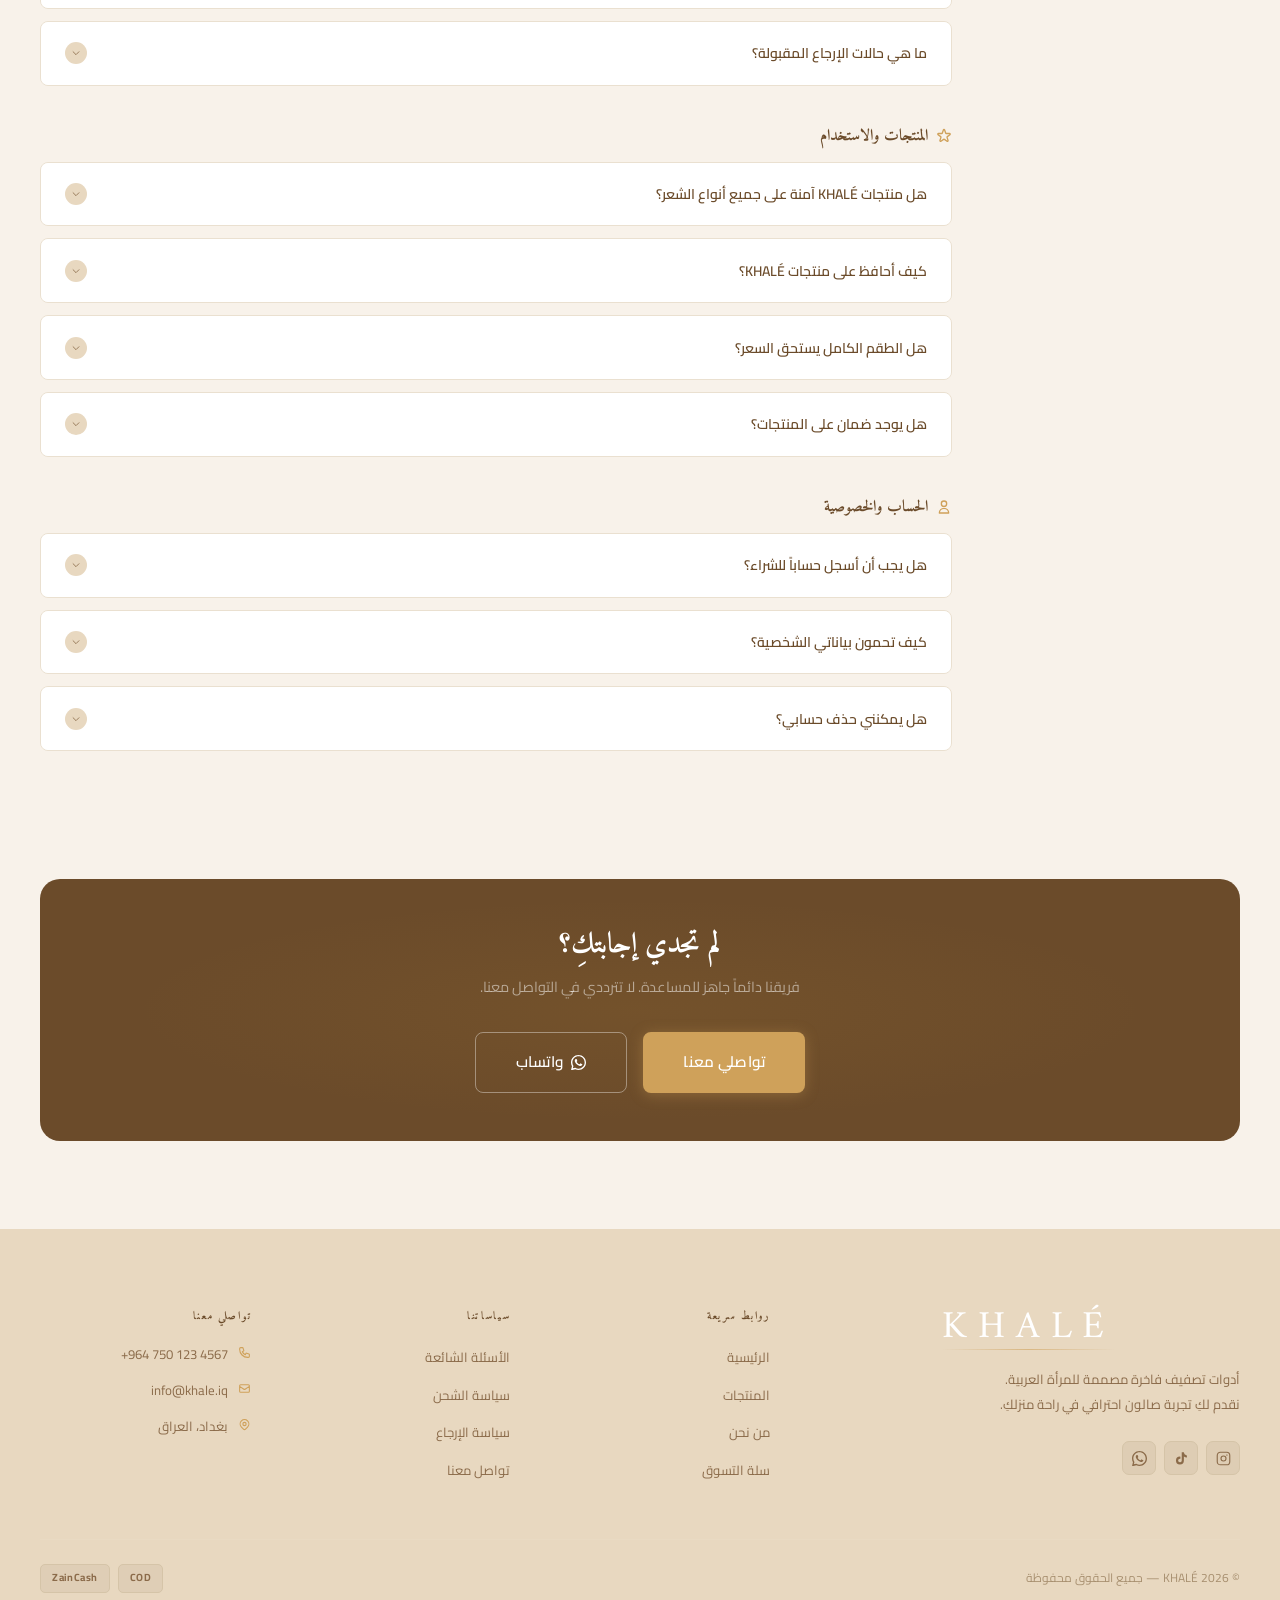
<file: faq.html>
<!DOCTYPE html>
<html lang="ar" dir="rtl">
<head>
  <meta charset="UTF-8">
  <meta name="viewport" content="width=device-width, initial-scale=1.0">
  <title>الأسئلة الشائعة | KHALÉ</title>
  <link rel="stylesheet" href="css/style.css">
</head>
<body>

  <div id="headerMount"></div>

  <div class="page-hero">
    <div class="page-hero-inner">
      <div class="breadcrumb">
        <a href="index.html">الرئيسية</a>
        <span class="bc-sep">›</span>
        <span>الأسئلة الشائعة</span>
      </div>
      <h1 class="page-hero-title">الأسئلة الشائعة</h1>
      <p class="page-hero-desc">كل ما تحتاجين معرفته عن منتجات وخدمات KHALÉ</p>
    </div>
  </div>

  <section class="section">
    <div class="container">

      <!-- Search -->
      <div class="faq-srch">
        <svg class="faq-srch-icon" xmlns="http://www.w3.org/2000/svg" fill="none" viewBox="0 0 24 24" stroke="currentColor"><path stroke-linecap="round" stroke-linejoin="round" stroke-width="2" d="M21 21l-5.197-5.197m0 0A7.5 7.5 0 105.196 5.196a7.5 7.5 0 0010.607 10.607z"/></svg>
        <input type="text" id="faqSearch" placeholder="ابحثي عن سؤال...">
      </div>

      <div class="faq-layout">
        <!-- Sidebar -->
        <div class="faq-sidebar" id="faqSidebar"></div>
        <!-- Accordion -->
        <div id="faqAccordion"></div>
      </div>
    </div>
  </section>

  <!-- Still need help CTA -->
  <section style="padding:0 0 var(--py)">
    <div class="container">
      <div style="background:var(--dark);border-radius:20px;padding:3rem;text-align:center;position:relative;overflow:hidden">
        <div style="position:absolute;inset:0;background:radial-gradient(ellipse at center,rgba(191,142,54,.1) 0%,transparent 60%);pointer-events:none"></div>
        <div style="position:relative;z-index:1">
          <h3 style="font-family:var(--font-display);font-size:1.8rem;color:#fff;margin-bottom:.75rem">لم تجدي إجابتكِ؟</h3>
          <p style="color:rgba(255,255,255,.5);margin-bottom:2rem;font-size:.9rem">فريقنا دائماً جاهز للمساعدة. لا تترددي في التواصل معنا.</p>
          <div style="display:flex;gap:1rem;justify-content:center;flex-wrap:wrap">
            <a href="contact.html" class="btn btn-gold btn-lg">تواصلي معنا</a>
            <a href="https://wa.me/9647501234567" class="btn btn-outline-light btn-lg" target="_blank" rel="noopener">
              <svg xmlns="http://www.w3.org/2000/svg" fill="currentColor" viewBox="0 0 24 24" width="16" height="16"><path d="M17.472 14.382c-.297-.149-1.758-.867-2.03-.967-.273-.099-.471-.148-.67.15-.197.297-.767.966-.94 1.164-.173.199-.347.223-.644.075-.297-.15-1.255-.463-2.39-1.475-.883-.788-1.48-1.761-1.653-2.059-.173-.297-.018-.458.13-.606.134-.133.298-.347.446-.52.149-.174.198-.298.298-.497.099-.198.05-.371-.025-.52-.075-.149-.669-1.612-.916-2.207-.242-.579-.487-.5-.669-.51-.173-.008-.371-.01-.57-.01-.198 0-.52.074-.792.372-.272.297-1.04 1.016-1.04 2.479 0 1.462 1.065 2.875 1.213 3.074.149.198 2.096 3.2 5.077 4.487.709.306 1.262.489 1.694.625.712.227 1.36.195 1.871.118.571-.085 1.758-.719 2.006-1.413.248-.694.248-1.289.173-1.413-.074-.124-.272-.198-.57-.347z"/><path d="M12 0C5.373 0 0 5.373 0 12c0 2.127.558 4.122 1.532 5.857L.057 23.8a.5.5 0 00.606.63l6.17-1.617A11.954 11.954 0 0012 24c6.627 0 12-5.373 12-12S18.627 0 12 0zm0 21.818a9.81 9.81 0 01-4.998-1.366l-.358-.213-3.714.974.991-3.617-.234-.373A9.8 9.8 0 012.182 12c0-5.418 4.4-9.818 9.818-9.818S21.818 6.582 21.818 12s-4.4 9.818-9.818 9.818z"/></svg>
              واتساب
            </a>
          </div>
        </div>
      </div>
    </div>
  </section>

  <div id="footerMount"></div>

  <script src="js/data.js"></script>
  <script src="js/app.js"></script>
  <script>
    document.getElementById('headerMount').innerHTML = renderHeader('faq');
    document.getElementById('footerMount').innerHTML = renderFooter();

    const FAQ_DATA = [
      {
        category: "الطلبات والتوصيل",
        icon: `<svg xmlns="http://www.w3.org/2000/svg" fill="none" viewBox="0 0 24 24" stroke="currentColor"><path stroke-linecap="round" stroke-linejoin="round" stroke-width="2" d="M13 16V6a1 1 0 00-1-1H4a1 1 0 00-1 1v10a1 1 0 001 1h1m8-1a1 1 0 01-1 1H9m4-1V8a1 1 0 011-1h2.586a1 1 0 01.707.293l3.414 3.414a1 1 0 01.293.707V16a1 1 0 01-1 1h-1m-6-1a1 1 0 001 1h1M5 17a2 2 0 104 0m-4 0a2 2 0 114 0m6 0a2 2 0 104 0m-4 0a2 2 0 114 0"/></svg>`,
        items: [
          { q: "كم يستغرق التوصيل؟", a: "يستغرق التوصيل داخل بغداد 24 ساعة. أما المحافظات الأخرى فتصلكِ خلال 2-4 أيام عمل." },
          { q: "هل التوصيل مجاني؟", a: "نعم! التوصيل مجاني تماماً للطلبات التي تتجاوز 80,000 دينار عراقي. للطلبات دون ذلك، رسوم الشحن 5,000 دينار فقط." },
          { q: "هل يمكنني تتبع طلبي؟", a: "بعد تأكيد طلبكِ، سيتواصل معكِ فريقنا عبر رقم الهاتف المسجل لإبلاغكِ بحالة الطلب ووقت التوصيل المتوقع." },
          { q: "هل تتوفر خدمة التوصيل لجميع المحافظات؟", a: "نعم! نوصل لجميع المحافظات العراقية بما فيها بغداد، البصرة، نينوى، أربيل، النجف، كربلاء، وجميع المحافظات الأخرى." },
        ]
      },
      {
        category: "الدفع والأسعار",
        icon: `<svg xmlns="http://www.w3.org/2000/svg" fill="none" viewBox="0 0 24 24" stroke="currentColor"><path stroke-linecap="round" stroke-linejoin="round" stroke-width="2" d="M3 10h18M7 15h1m4 0h1m-7 4h12a3 3 0 003-3V8a3 3 0 00-3-3H6a3 3 0 00-3 3v8a3 3 0 003 3z"/></svg>`,
        items: [
          { q: "ما هي طرق الدفع المتاحة؟", a: "نقبل طريقتين للدفع: الدفع عند الاستلام نقداً، أو الدفع المسبق عبر تطبيق ZainCash." },
          { q: "هل هناك رسوم إضافية على الدفع؟", a: "لا توجد أي رسوم إضافية على الدفع عند الاستلام. طريقة ZainCash أيضاً بدون رسوم إضافية من طرفنا." },
          { q: "هل يمكنني استخدام كوبون الخصم؟", a: "نعم! يمكنكِ إدخال كود الخصم في صفحة السلة. تابعينا على وسائل التواصل للحصول على أحدث الكوبونات." },
          { q: "متى تنتهي صلاحية عروضكم؟", a: "تختلف مدة العروض، بعضها محدود بالوقت وبعضها محدود بالكمية. ننصحكِ بالطلب بسرعة." },
        ]
      },
      {
        category: "الإرجاع والاستبدال",
        icon: `<svg xmlns="http://www.w3.org/2000/svg" fill="none" viewBox="0 0 24 24" stroke="currentColor"><path stroke-linecap="round" stroke-linejoin="round" stroke-width="2" d="M4 4v5h.582m15.356 2A8.001 8.001 0 004.582 9m0 0H9m11 11v-5h-.581m0 0a8.003 8.003 0 01-15.357-2m15.357 2H15"/></svg>`,
        items: [
          { q: "هل يمكنني إرجاع المنتج؟", a: "نعم! نقبل الإرجاع خلال 14 يوماً من تاريخ الاستلام، بشرط أن يكون المنتج في حالته الأصلية غير مستخدم ومع عبوته الكاملة." },
          { q: "كيف يتم الاستبدال؟", a: "للاستبدال، تواصلي معنا عبر واتساب أو الهاتف خلال 14 يوماً من الاستلام. سيقوم موظفنا بترتيب استلام المنتج وإرسال البديل." },
          { q: "متى يتم رد المبلغ؟", a: "يتم رد المبلغ كاملاً خلال 3-5 أيام عمل من استلام المنتج المُرجَع." },
          { q: "ما هي حالات الإرجاع المقبولة؟", a: "نقبل الإرجاع في حالة: المنتج تالف أو معيب، منتج خاطئ أو لا يطابق الوصف، أو في حال لم يلبِ توقعاتكِ خلال 14 يوماً." },
        ]
      },
      {
        category: "المنتجات والاستخدام",
        icon: `<svg xmlns="http://www.w3.org/2000/svg" fill="none" viewBox="0 0 24 24" stroke="currentColor"><path stroke-linecap="round" stroke-linejoin="round" stroke-width="2" d="M11.049 2.927c.3-.921 1.603-.921 1.902 0l1.519 4.674a1 1 0 00.95.69h4.915c.969 0 1.371 1.24.588 1.81l-3.976 2.888a1 1 0 00-.363 1.118l1.518 4.674c.3.922-.755 1.688-1.538 1.118l-3.976-2.888a1 1 0 00-1.176 0l-3.976 2.888c-.783.57-1.838-.197-1.538-1.118l1.518-4.674a1 1 0 00-.363-1.118l-3.976-2.888c-.784-.57-.38-1.81.588-1.81h4.914a1 1 0 00.951-.69l1.519-4.674z"/></svg>`,
        items: [
          { q: "هل منتجات KHALÉ آمنة على جميع أنواع الشعر؟", a: "نعم! منتجاتنا مناسبة لجميع أنواع الشعر. مع ذلك، ننصح دائماً باستخدام درجة الحرارة المناسبة لنوع شعركِ واستخدام واقي الحرارة." },
          { q: "كيف أحافظ على منتجات KHALÉ؟", a: "احفظي الأدوات في مكان جاف بعيداً عن الرطوبة. نظفي الفرش بانتظام وتأكدي من فصل الطاقة بعد الاستخدام." },
          { q: "هل الطقم الكامل يستحق السعر؟", a: "بالتأكيد! الطقم يوفر لكِ توفيراً يصل إلى 55,000 دينار مقارنة بشراء المنتجات منفردة." },
          { q: "هل يوجد ضمان على المنتجات؟", a: "نعم! جميع منتجات KHALÉ تأتي مع ضمان جودة لمدة 6 أشهر من تاريخ الشراء ضد أي عيوب في التصنيع." },
        ]
      },
      {
        category: "الحساب والخصوصية",
        icon: `<svg xmlns="http://www.w3.org/2000/svg" fill="none" viewBox="0 0 24 24" stroke="currentColor"><path stroke-linecap="round" stroke-linejoin="round" stroke-width="2" d="M16 7a4 4 0 11-8 0 4 4 0 018 0zM12 14a7 7 0 00-7 7h14a7 7 0 00-7-7z"/></svg>`,
        items: [
          { q: "هل يجب أن أسجل حساباً للشراء؟", a: "لا! يمكنكِ الشراء كضيف دون تسجيل. لكن التسجيل يمنحكِ مزايا إضافية مثل متابعة الطلبات وحفظ عنوان التوصيل." },
          { q: "كيف تحمون بياناتي الشخصية؟", a: "بياناتكِ الشخصية محمية ومشفرة ولن يتم مشاركتها مع أي طرف ثالث. نستخدمها فقط لتنفيذ طلباتكِ وتحسين خدمتنا." },
          { q: "هل يمكنني حذف حسابي؟", a: "نعم، يمكنكِ حذف حسابكِ وجميع بياناتكِ في أي وقت بالتواصل مع فريق الدعم." },
        ]
      },
    ];

    /* Render sidebar */
    document.getElementById('faqSidebar').innerHTML = FAQ_DATA.map((cat, i) => `
      <button class="faq-cat-btn${i===0?' active':''}" data-cat="${i}">
        <span style="width:15px;height:15px;flex-shrink:0">${cat.icon}</span>
        ${cat.category}
      </button>`).join('');

    /* Render FAQ accordion */
    function renderFAQs(data) {
      const container = document.getElementById('faqAccordion');
      if (!data.length) {
        container.innerHTML = `<p style="text-align:center;color:var(--text-3);padding:2rem">لا توجد نتائج مطابقة</p>`;
        return;
      }
      container.innerHTML = data.map(cat => `
        <div class="faq-cat-section" style="margin-bottom:2.5rem">
          <h3 style="font-size:1rem;font-weight:700;color:var(--dark);margin-bottom:1rem;display:flex;align-items:center;gap:.5rem">
            <span style="color:var(--gold);width:16px;height:16px">${cat.icon}</span>
            ${cat.category}
          </h3>
          ${cat.items.map(item => `
            <div class="faq-item">
              <button class="faq-q">
                ${item.q}
                <span class="faq-chevron">
                  <svg xmlns="http://www.w3.org/2000/svg" fill="none" viewBox="0 0 24 24" stroke="currentColor"><path stroke-linecap="round" stroke-linejoin="round" stroke-width="2" d="M19 9l-7 7-7-7"/></svg>
                </span>
              </button>
              <div class="faq-ans">
                <div class="faq-ans-inner">${item.a}</div>
              </div>
            </div>`).join('')}
        </div>`).join('');
      initFAQ();
    }

    renderFAQs(FAQ_DATA);

    /* Category filter */
    document.getElementById('faqSidebar').addEventListener('click', e => {
      const btn = e.target.closest('.faq-cat-btn');
      if (!btn) return;
      document.querySelectorAll('.faq-cat-btn').forEach(b => b.classList.remove('active'));
      btn.classList.add('active');
      renderFAQs([FAQ_DATA[parseInt(btn.dataset.cat)]]);
    });

    /* Search */
    document.getElementById('faqSearch').addEventListener('input', function() {
      const q = this.value.trim().toLowerCase();
      if (!q) { renderFAQs(FAQ_DATA); return; }
      const filtered = FAQ_DATA.map(cat => ({
        ...cat,
        items: cat.items.filter(item =>
          item.q.toLowerCase().includes(q) || item.a.toLowerCase().includes(q))
      })).filter(cat => cat.items.length);
      renderFAQs(filtered);
      document.querySelectorAll('.faq-cat-btn').forEach(b => b.classList.remove('active'));
    });
  </script>
</body>
</html>
</file>
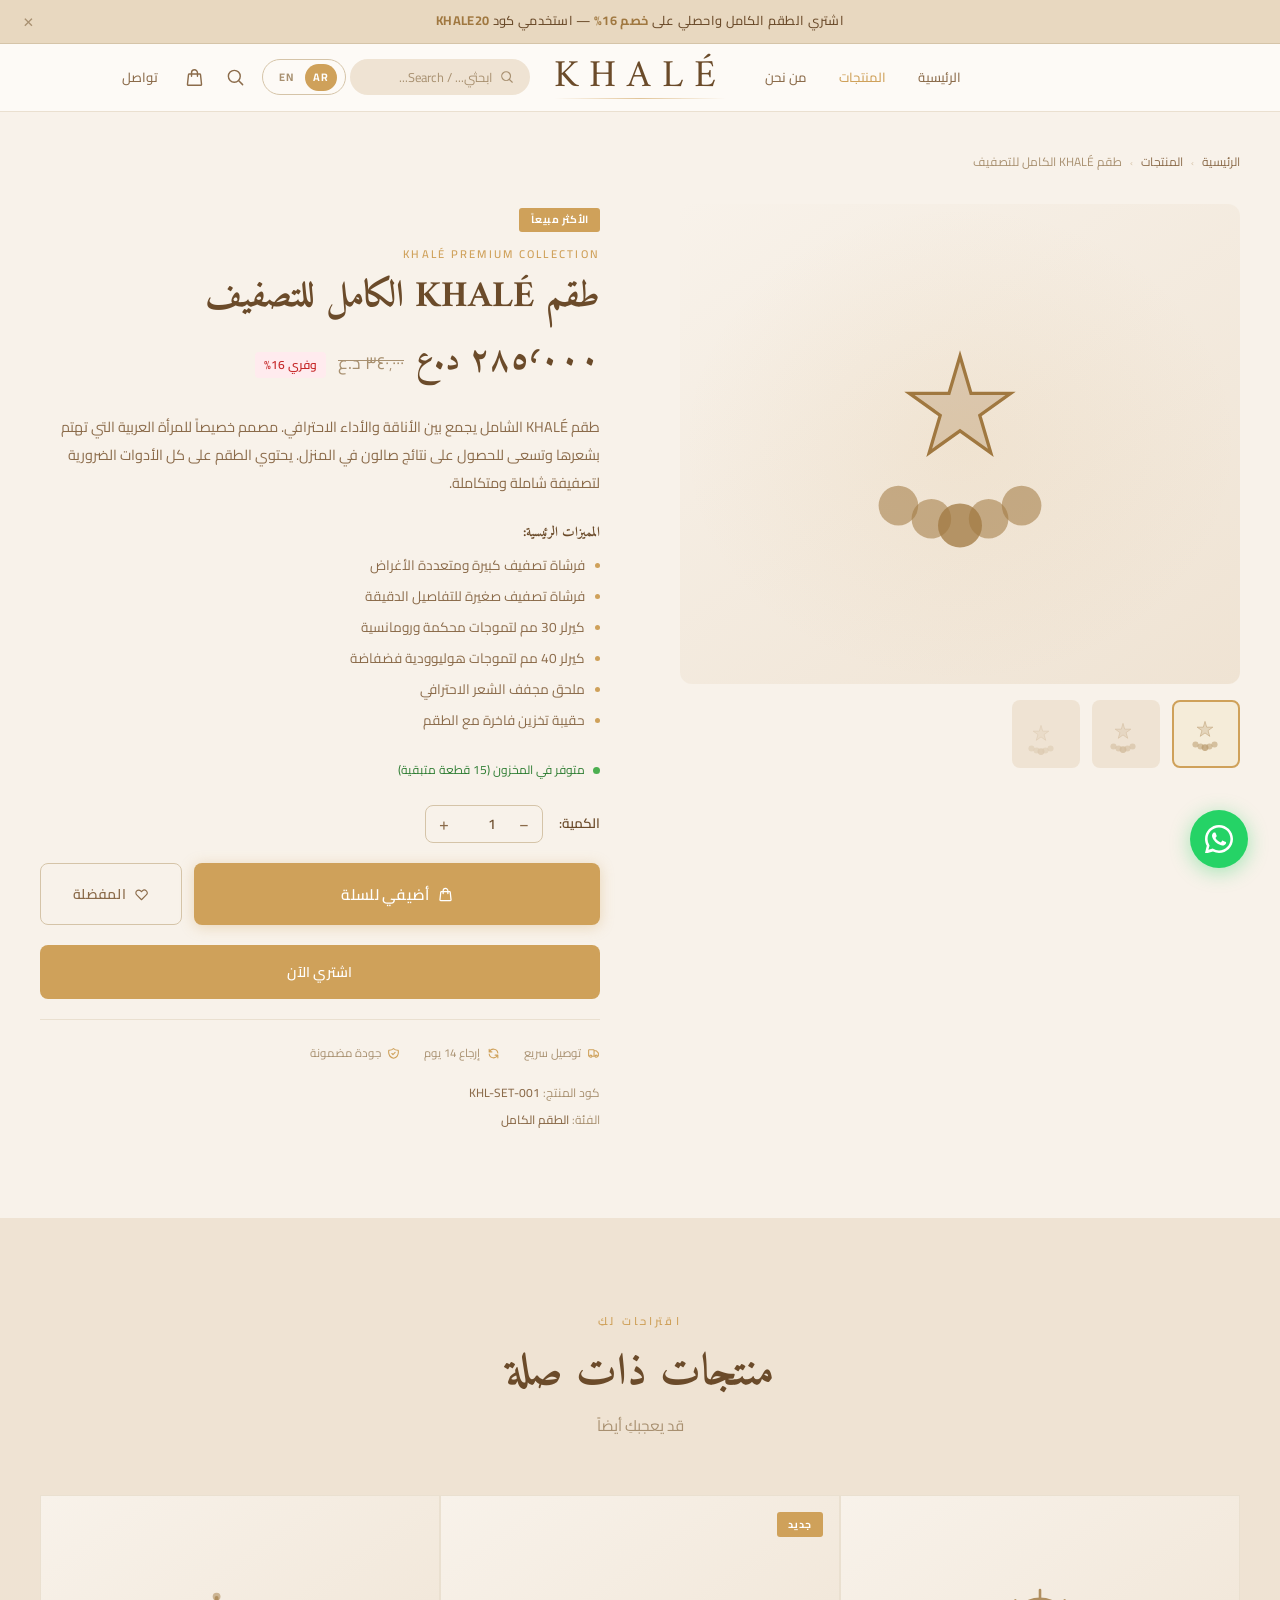
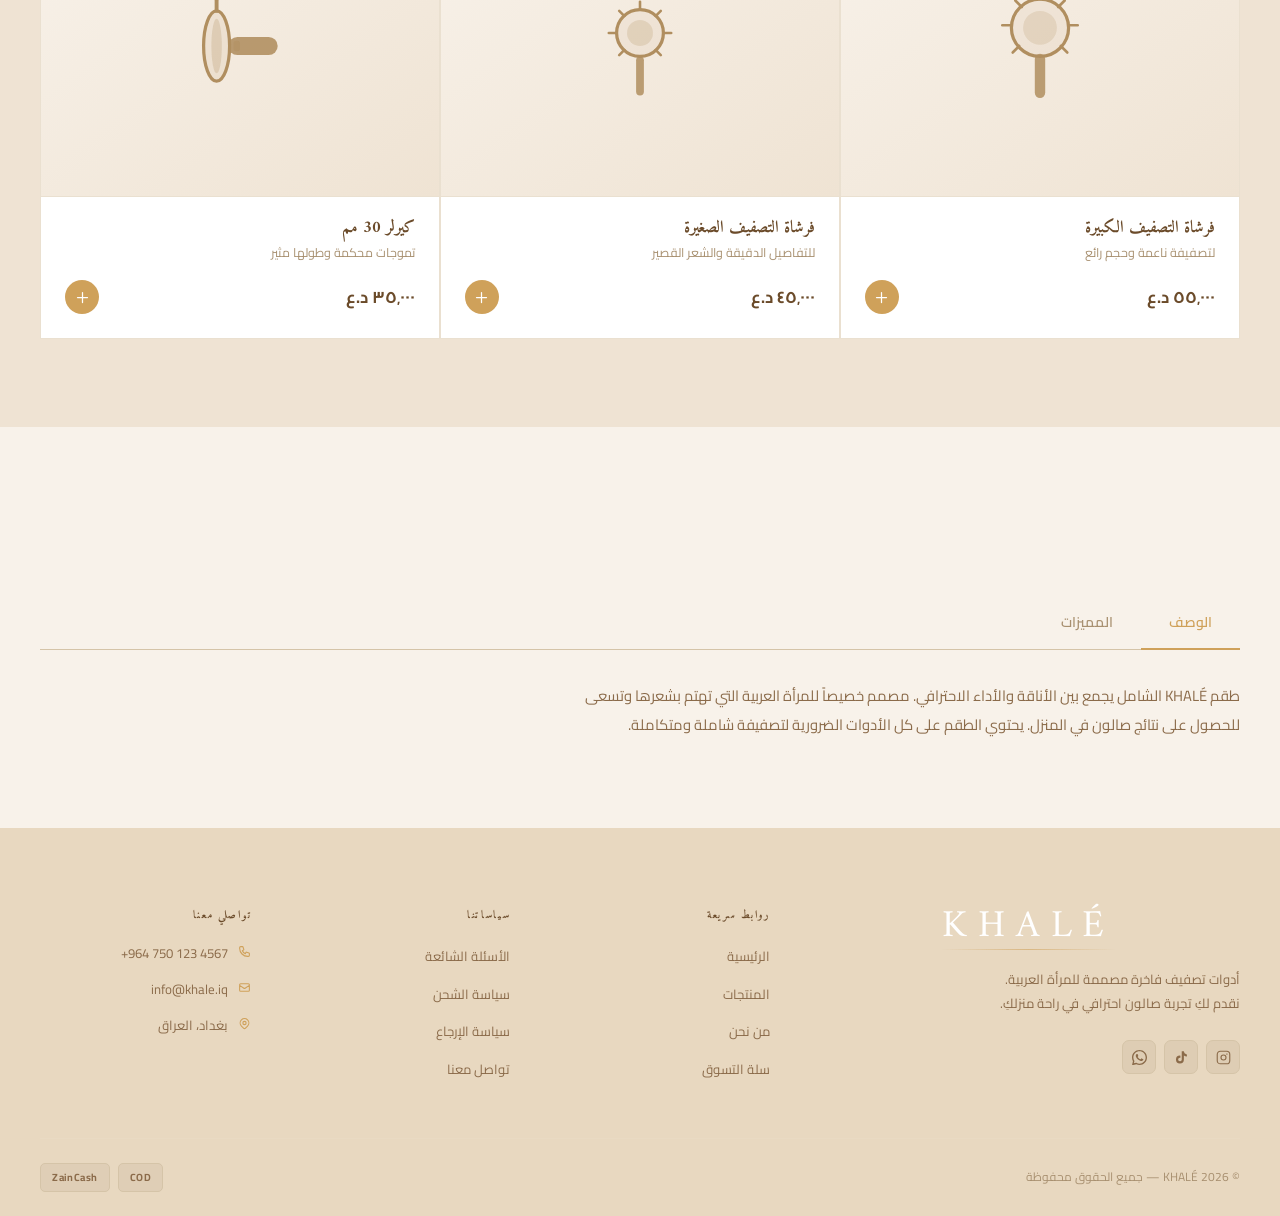
<file: product-details.html>
<!DOCTYPE html>
<html lang="ar" dir="rtl">
<head>
  <meta charset="UTF-8">
  <meta name="viewport" content="width=device-width, initial-scale=1.0">
  <title>تفاصيل المنتج | KHALÉ</title>
  <link rel="stylesheet" href="css/style.css">
</head>
<body>

  <div id="headerMount"></div>

  <section class="section" style="padding-top:2.5rem">
    <div class="container">
      <div class="breadcrumb" style="justify-content:flex-start;margin-bottom:2rem">
        <a href="index.html">الرئيسية</a>
        <span class="bc-sep">›</span>
        <a href="products.html">المنتجات</a>
        <span class="bc-sep">›</span>
        <span id="breadcrumbName">تفاصيل المنتج</span>
      </div>

      <div class="pd-grid" id="productDetailGrid">
        <!-- JS rendered -->
      </div>
    </div>
  </section>

  <!-- Tabs section injected by JS before footerMount -->

  <!-- Related Products -->
  <section class="section" style="background:var(--cream)">
    <div class="container">
      <div class="text-center" data-reveal="up">
        <span class="section-label">اقتراحات لكِ</span>
        <h2 class="section-title">منتجات ذات صلة</h2>
        <p class="section-subtitle">قد يعجبكِ أيضاً</p>
      </div>
      <div class="products-grid" id="relatedGrid"></div>
    </div>
  </section>

  <div id="footerMount"></div>

  <script src="js/data.js"></script>
  <script src="js/app.js"></script>
  <script>
    document.getElementById('headerMount').innerHTML = renderHeader('products');
    document.getElementById('footerMount').innerHTML = renderFooter();

    const params  = new URLSearchParams(window.location.search);
    const id      = parseInt(params.get('id')) || 1;
    const product = getProduct(id);

    if (!product) {
      document.getElementById('productDetailGrid').innerHTML =
        `<p style="text-align:center;padding:4rem;grid-column:1/-1">المنتج غير موجود. <a href="products.html" style="color:var(--gold)">تصفح المنتجات</a></p>`;
    } else {
      document.title = product.name + ' | KHALÉ';
      document.getElementById('breadcrumbName').textContent = product.name;

      let qty = 1;

      const badgeMap = { best: 'badge-best', new: 'badge-new', sale: 'badge-sale' };
      const badge = product.badge
        ? `<span class="prod-badge ${badgeMap[product.badgeType] || 'badge-best'}" style="position:static;display:inline-block;margin-bottom:.75rem">${product.badge}</span>` : '';

      const originalPriceHtml = product.originalPrice
        ? `<span class="pd-price-orig">${formatPrice(product.originalPrice)}</span>
           <span class="pd-price-save">وفري ${product.discount}%</span>` : '';

      const wishlisted = Wishlist.has(id);

      const featHtml = product.features
        ? `<ul class="feat-list">${product.features.map(f => `<li>${f}</li>`).join('')}</ul>` : '';

      const catLabels = { sets:'الطقم الكامل', brushes:'الفرش', curlers:'الكيرلرات', accessories:'الملحقات' };

      document.getElementById('productDetailGrid').innerHTML = `
        <div class="pd-images">
          <div class="pd-main-img">
            <div class="pd-main-icon">${ICONS[product.icon] || ''}</div>
          </div>
          <div class="pd-thumbs">
            <div class="pd-thumb active">
              <div style="width:32px;height:32px;color:var(--gold-dk)">${ICONS[product.icon] || ''}</div>
            </div>
            <div class="pd-thumb">
              <div style="width:28px;height:28px;color:var(--gold-dk);opacity:.55">${ICONS[product.icon] || ''}</div>
            </div>
            <div class="pd-thumb">
              <div style="width:24px;height:24px;color:var(--gold-dk);opacity:.35">${ICONS[product.icon] || ''}</div>
            </div>
          </div>
        </div>

        <div class="pd-info">
          ${badge}
          <p class="pd-eyebrow">KHALÉ Premium Collection</p>
          <h1 class="pd-title">${product.name}</h1>

          <div class="pd-price-row">
            <span class="pd-price-now">${formatPrice(product.price)}</span>
            ${originalPriceHtml}
          </div>

          <p class="pd-desc">${product.description}</p>

          <div class="pd-features">
            <h4>المميزات الرئيسية:</h4>
            ${featHtml}
          </div>

          <div class="stock-line">
            <span class="stock-dot"></span>
            متوفر في المخزون (${product.stock} قطعة متبقية)
          </div>

          <div class="pd-qty-row">
            <span class="pd-qty-label">الكمية:</span>
            <div class="qty-ctrl">
              <button class="qty-btn" id="qtyMinus">−</button>
              <input type="number" class="qty-val" id="qtyNum" value="1" min="1" max="10" readonly>
              <button class="qty-btn" id="qtyPlus">+</button>
            </div>
          </div>

          <div class="pd-actions">
            <button class="btn btn-gold btn-lg" style="flex:1" id="addToCartBtn">
              <svg xmlns="http://www.w3.org/2000/svg" fill="none" viewBox="0 0 24 24" stroke="currentColor" width="16" height="16"><path stroke-linecap="round" stroke-linejoin="round" stroke-width="2" d="M15.75 10.5V6a3.75 3.75 0 10-7.5 0v4.5m11.356-1.993l1.263 12c.07.665-.45 1.243-1.119 1.243H4.25a1.125 1.125 0 01-1.12-1.243l1.264-12A1.125 1.125 0 015.513 7.5h12.974c.576 0 1.059.435 1.119 1.007z"/></svg>
              أضيفي للسلة
            </button>
            <button class="btn btn-ghost" id="wishlistActionBtn">
              <svg xmlns="http://www.w3.org/2000/svg" fill="${wishlisted?'currentColor':'none'}" viewBox="0 0 24 24" stroke="currentColor" width="16" height="16"><path stroke-linecap="round" stroke-linejoin="round" stroke-width="1.8" d="M4.318 6.318a4.5 4.5 0 000 6.364L12 20.364l7.682-7.682a4.5 4.5 0 00-6.364-6.364L12 7.636l-1.318-1.318a4.5 4.5 0 00-6.364 0z"/></svg>
              ${wishlisted ? 'في المفضلة' : 'المفضلة'}
            </button>
          </div>

          <button class="btn btn-dark btn-block" id="buyNowBtn" style="margin-bottom:1.25rem">اشتري الآن</button>

          <div class="pd-trust">
            <div class="trust-item">
              <svg xmlns="http://www.w3.org/2000/svg" fill="none" viewBox="0 0 24 24" stroke="currentColor"><path stroke-linecap="round" stroke-linejoin="round" stroke-width="2" d="M13 16V6a1 1 0 00-1-1H4a1 1 0 00-1 1v10a1 1 0 001 1h1m8-1a1 1 0 01-1 1H9m4-1V8a1 1 0 011-1h2.586a1 1 0 01.707.293l3.414 3.414a1 1 0 01.293.707V16a1 1 0 01-1 1h-1m-6-1a1 1 0 001 1h1M5 17a2 2 0 104 0m-4 0a2 2 0 114 0m6 0a2 2 0 104 0m-4 0a2 2 0 114 0"/></svg>
              توصيل سريع
            </div>
            <div class="trust-item">
              <svg xmlns="http://www.w3.org/2000/svg" fill="none" viewBox="0 0 24 24" stroke="currentColor"><path stroke-linecap="round" stroke-linejoin="round" stroke-width="2" d="M4 4v5h.582m15.356 2A8.001 8.001 0 004.582 9m0 0H9m11 11v-5h-.581m0 0a8.003 8.003 0 01-15.357-2m15.357 2H15"/></svg>
              إرجاع 14 يوم
            </div>
            <div class="trust-item">
              <svg xmlns="http://www.w3.org/2000/svg" fill="none" viewBox="0 0 24 24" stroke="currentColor"><path stroke-linecap="round" stroke-linejoin="round" stroke-width="2" d="M9 12l2 2 4-4m5.618-4.016A11.955 11.955 0 0112 2.944a11.955 11.955 0 01-8.618 3.04A12.02 12.02 0 003 9c0 5.591 3.824 10.29 9 11.622 5.176-1.332 9-6.03 9-11.622 0-1.042-.133-2.052-.382-3.016z"/></svg>
              جودة مضمونة
            </div>
          </div>

          <div class="pd-meta">
            <div>كود المنتج: <span>${product.sku || 'KHL-00' + product.id}</span></div>
            <div>الفئة: <span>${catLabels[product.category] || product.category}</span></div>
          </div>
        </div>`;

      /* Quantity controls */
      document.getElementById('qtyMinus').addEventListener('click', () => {
        if (qty > 1) { qty--; document.getElementById('qtyNum').value = qty; }
      });
      document.getElementById('qtyPlus').addEventListener('click', () => {
        if (qty < 10) { qty++; document.getElementById('qtyNum').value = qty; }
      });

      /* Add to cart */
      document.getElementById('addToCartBtn').addEventListener('click', () => Cart.add(product.id, qty));

      /* Buy now */
      document.getElementById('buyNowBtn').addEventListener('click', () => {
        Cart.add(product.id, qty);
        window.location.href = 'checkout.html';
      });

      /* Wishlist */
      document.getElementById('wishlistActionBtn').addEventListener('click', function() {
        const w = Wishlist.toggle(product.id);
        const svgFill = w ? 'currentColor' : 'none';
        this.innerHTML = `<svg xmlns="http://www.w3.org/2000/svg" fill="${svgFill}" viewBox="0 0 24 24" stroke="currentColor" width="16" height="16"><path stroke-linecap="round" stroke-linejoin="round" stroke-width="1.8" d="M4.318 6.318a4.5 4.5 0 000 6.364L12 20.364l7.682-7.682a4.5 4.5 0 00-6.364-6.364L12 7.636l-1.318-1.318a4.5 4.5 0 00-6.364 0z"/></svg> ${w ? 'في المفضلة' : 'المفضلة'}`;
      });

      /* Thumbnails */
      document.querySelectorAll('.pd-thumb').forEach((thumb, i) => {
        thumb.addEventListener('click', () => {
          document.querySelectorAll('.pd-thumb').forEach(t => t.classList.remove('active'));
          thumb.classList.add('active');
        });
      });

      /* Features HTML for tab */
      const featTabHtml = product.features
        ? `<ul class="feat-list" style="max-width:520px">${product.features.map(f=>`<li>${f}</li>`).join('')}</ul>` : '';

      /* Inject tabs section */
      const tabsSection = document.createElement('section');
      tabsSection.className = 'section';
      tabsSection.innerHTML = `
        <div class="container">
          <div class="pd-tabs" id="reviewsTab">
            <div class="tab-nav">
              <button class="tab-btn active" data-tab="descTab">الوصف</button>
              <button class="tab-btn" data-tab="featuresTab">المميزات</button>
            </div>

            <div class="tab-pane active" id="descTab">
              <p style="font-size:.925rem;color:var(--text-2);line-height:1.95;max-width:700px">${product.description}</p>
            </div>

            <div class="tab-pane" id="featuresTab">
              ${featTabHtml}
            </div>
          </div>
        </div>`;

      document.getElementById('footerMount').before(tabsSection);
    }

    /* Related products */
    const related = PRODUCTS.filter(p => p.id !== id).slice(0, 3);
    document.getElementById('relatedGrid').innerHTML = related.map(renderProductCard).join('');
  </script>
</body>
</html>
</file>
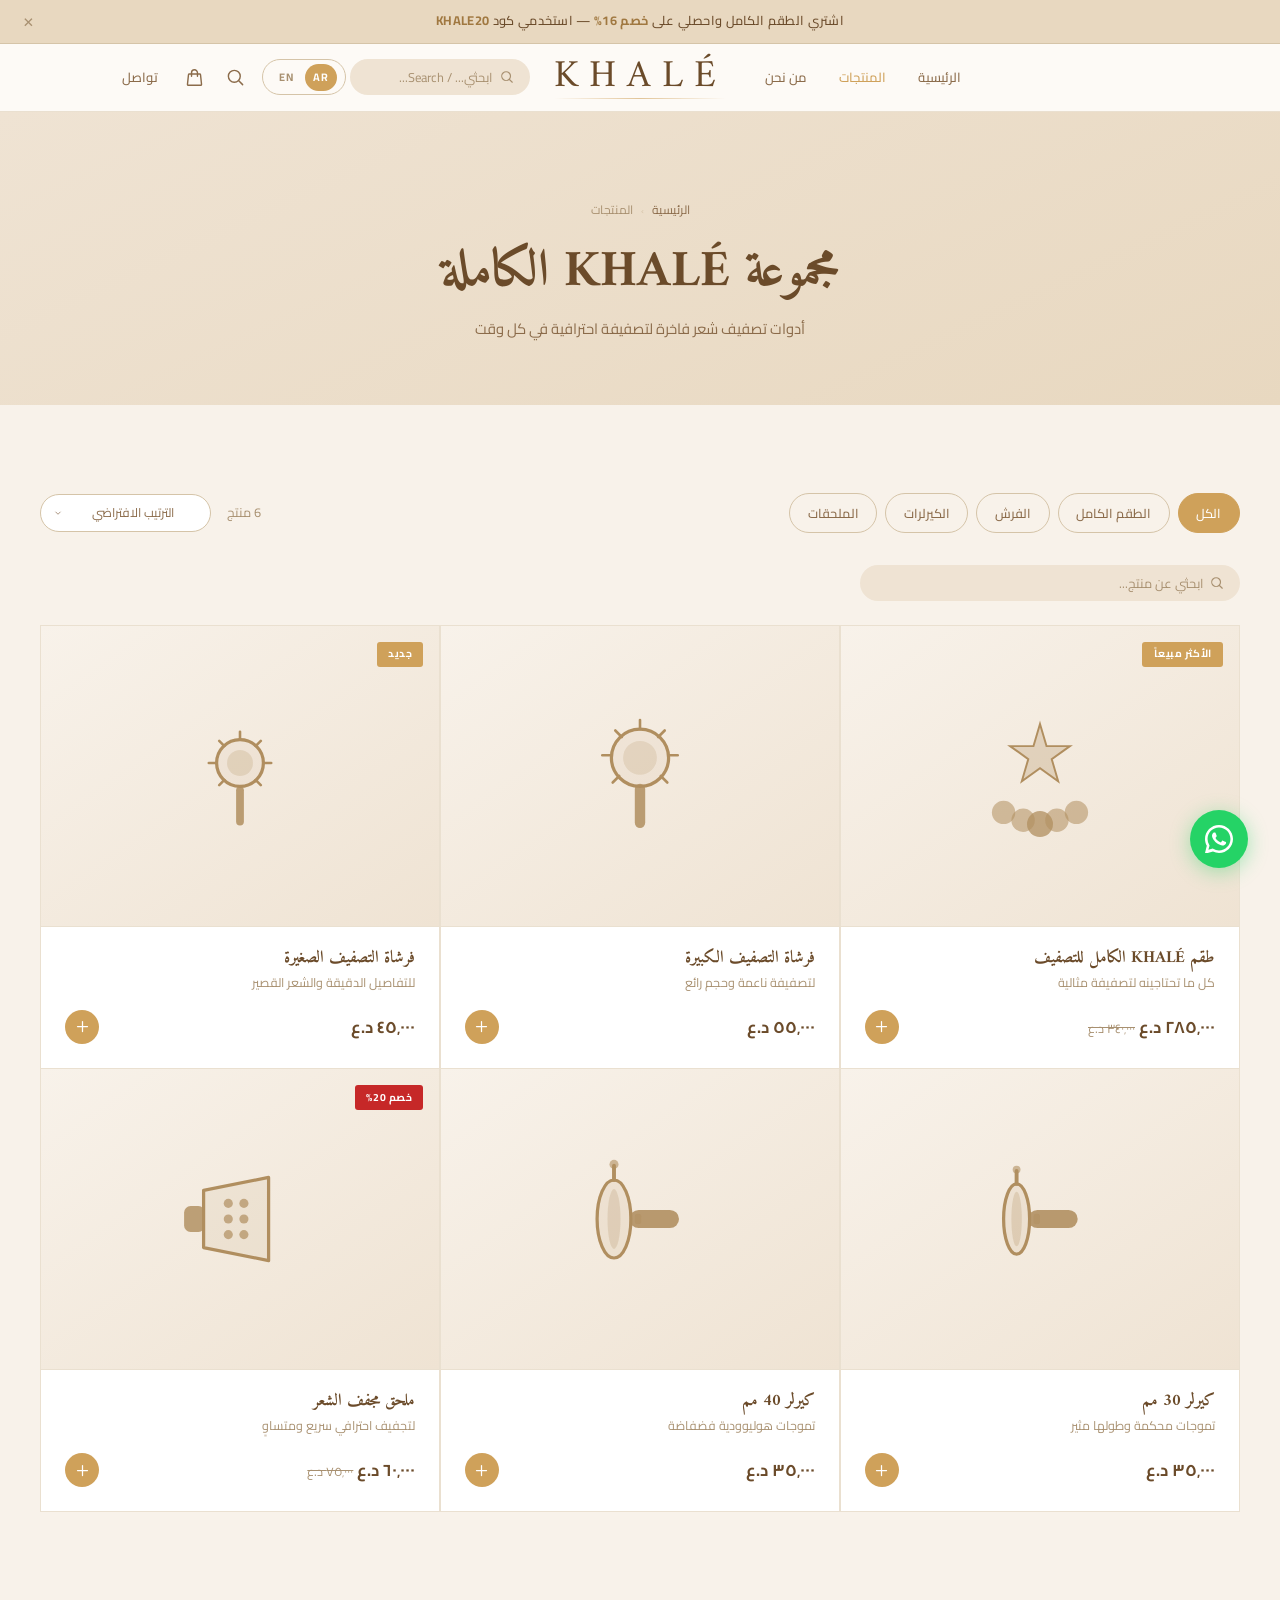
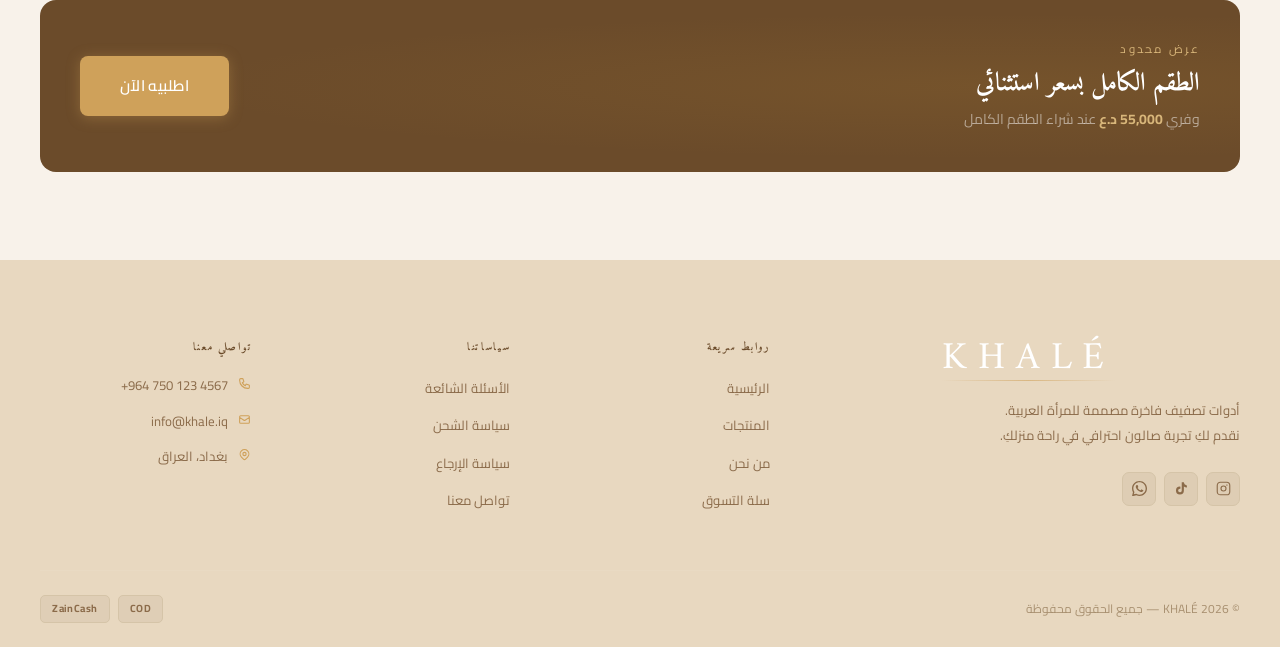
<file: products.html>
<!DOCTYPE html>
<html lang="ar" dir="rtl">
<head>
  <meta charset="UTF-8">
  <meta name="viewport" content="width=device-width, initial-scale=1.0">
  <meta name="description" content="KHALÉ - تسوقي جميع منتجات تصفيف الشعر الفاخرة">
  <title>المنتجات | KHALÉ</title>
  <link rel="stylesheet" href="css/style.css">
  <style>
    .no-results { text-align:center; padding:4rem 2rem; grid-column:1/-1; }
    .no-results h3 { font-size:1.2rem; margin-bottom:.5rem; }
    .no-results p  { font-size:.875rem; color:var(--text-3); }
  </style>
</head>
<body>

  <div id="headerMount"></div>

  <div class="page-hero">
    <div class="page-hero-inner">
      <div class="breadcrumb">
        <a href="index.html">الرئيسية</a>
        <span class="bc-sep">›</span>
        <span>المنتجات</span>
      </div>
      <h1 class="page-hero-title">مجموعة KHALÉ الكاملة</h1>
      <p class="page-hero-desc">أدوات تصفيف شعر فاخرة لتصفيفة احترافية في كل وقت</p>
    </div>
  </div>

  <section class="section">
    <div class="container">

      <div class="products-toolbar">
        <div class="filter-pills">
          <button class="filter-pill active" data-category="all">الكل</button>
          <button class="filter-pill" data-category="sets">الطقم الكامل</button>
          <button class="filter-pill" data-category="brushes">الفرش</button>
          <button class="filter-pill" data-category="curlers">الكيرلرات</button>
          <button class="filter-pill" data-category="accessories">الملحقات</button>
        </div>
        <div style="display:flex;align-items:center;gap:1rem">
          <span class="prod-count" id="productsCount">6 منتجات</span>
          <select class="sort-select" id="sortSelect">
            <option value="default">الترتيب الافتراضي</option>
            <option value="price-low">السعر: من الأقل للأعلى</option>
            <option value="price-high">السعر: من الأعلى للأقل</option>
            <option value="rating">الأعلى تقييماً</option>
          </select>
        </div>
      </div>

      <div style="margin-bottom:1.5rem">
        <div class="hdr-search-wrap" style="max-width:380px;width:100%">
          <svg xmlns="http://www.w3.org/2000/svg" fill="none" viewBox="0 0 24 24" stroke="currentColor"><path stroke-linecap="round" stroke-linejoin="round" stroke-width="2" d="M21 21l-5.197-5.197m0 0A7.5 7.5 0 105.196 5.196a7.5 7.5 0 0010.607 10.607z"/></svg>
          <input type="text" id="productSearch" placeholder="ابحثي عن منتج..." autocomplete="off">
        </div>
      </div>

      <div class="products-grid" id="productsGrid"></div>
    </div>
  </section>

  <!-- Promo Banner -->
  <section style="padding:0 0 var(--py)">
    <div class="container">
      <div style="background:var(--dark);border-radius:16px;padding:2.5rem;display:grid;grid-template-columns:1fr auto;align-items:center;gap:2rem;position:relative;overflow:hidden">
        <div style="position:absolute;inset:0;background:radial-gradient(ellipse at 80% 50%,rgba(191,142,54,.12) 0%,transparent 60%);pointer-events:none"></div>
        <div style="position:relative;z-index:1">
          <p style="font-size:.72rem;letter-spacing:.2em;text-transform:uppercase;color:var(--gold-lt);margin-bottom:.5rem">عرض محدود</p>
          <h3 style="font-family:var(--font-display);font-size:1.6rem;color:#fff;margin-bottom:.5rem">الطقم الكامل بسعر استثنائي</h3>
          <p style="color:rgba(255,255,255,.5);font-size:.875rem">وفري <span style="color:var(--gold-lt);font-weight:700">55,000 د.ع</span> عند شراء الطقم الكامل</p>
        </div>
        <a href="product-details.html?id=1" class="btn btn-gold btn-lg" style="white-space:nowrap;position:relative;z-index:1">اطلبيه الآن</a>
      </div>
    </div>
  </section>

  <div id="footerMount"></div>

  <script src="js/data.js"></script>
  <script src="js/app.js"></script>
  <script>
    document.getElementById('headerMount').innerHTML = renderHeader('products');
    document.getElementById('footerMount').innerHTML = renderFooter();

    let currentProducts = [...PRODUCTS];

    function renderGrid(products) {
      const grid  = document.getElementById('productsGrid');
      const count = document.getElementById('productsCount');
      if (!products.length) {
        grid.innerHTML = `<div class="no-results"><h3>لا توجد منتجات</h3><p>جربي تصفية مختلفة</p></div>`;
      } else {
        grid.innerHTML = products.map(renderProductCard).join('');
      }
      if (count) count.textContent = `${products.length} منتج`;
    }

    renderGrid(PRODUCTS);

    /* Search */
    document.getElementById('productSearch').addEventListener('input', function() {
      const q = this.value.trim();
      currentProducts = q
        ? PRODUCTS.filter(p => p.name.includes(q) || p.shortDesc.includes(q))
        : [...PRODUCTS];
      renderGrid(currentProducts);
    });

    /* Sort */
    document.getElementById('sortSelect').addEventListener('change', function() {
      let sorted = [...currentProducts];
      if (this.value === 'price-low')  sorted.sort((a,b) => a.price - b.price);
      if (this.value === 'price-high') sorted.sort((a,b) => b.price - a.price);
      if (this.value === 'rating')     sorted.sort((a,b) => b.rating - a.rating);
      renderGrid(sorted);
    });

    /* Filter pills */
    document.querySelectorAll('.filter-pill').forEach(pill => {
      pill.addEventListener('click', () => {
        document.querySelectorAll('.filter-pill').forEach(p => p.classList.remove('active'));
        pill.classList.add('active');
        currentProducts = filterProducts(pill.dataset.category);
        renderGrid(currentProducts);
        document.getElementById('sortSelect').value = 'default';
      });
    });

    /* URL query param */
    const urlQ = new URLSearchParams(window.location.search).get('q');
    if (urlQ) {
      const inp = document.getElementById('productSearch');
      inp.value = urlQ;
      inp.dispatchEvent(new Event('input'));
    }
  </script>
</body>
</html>
</file>
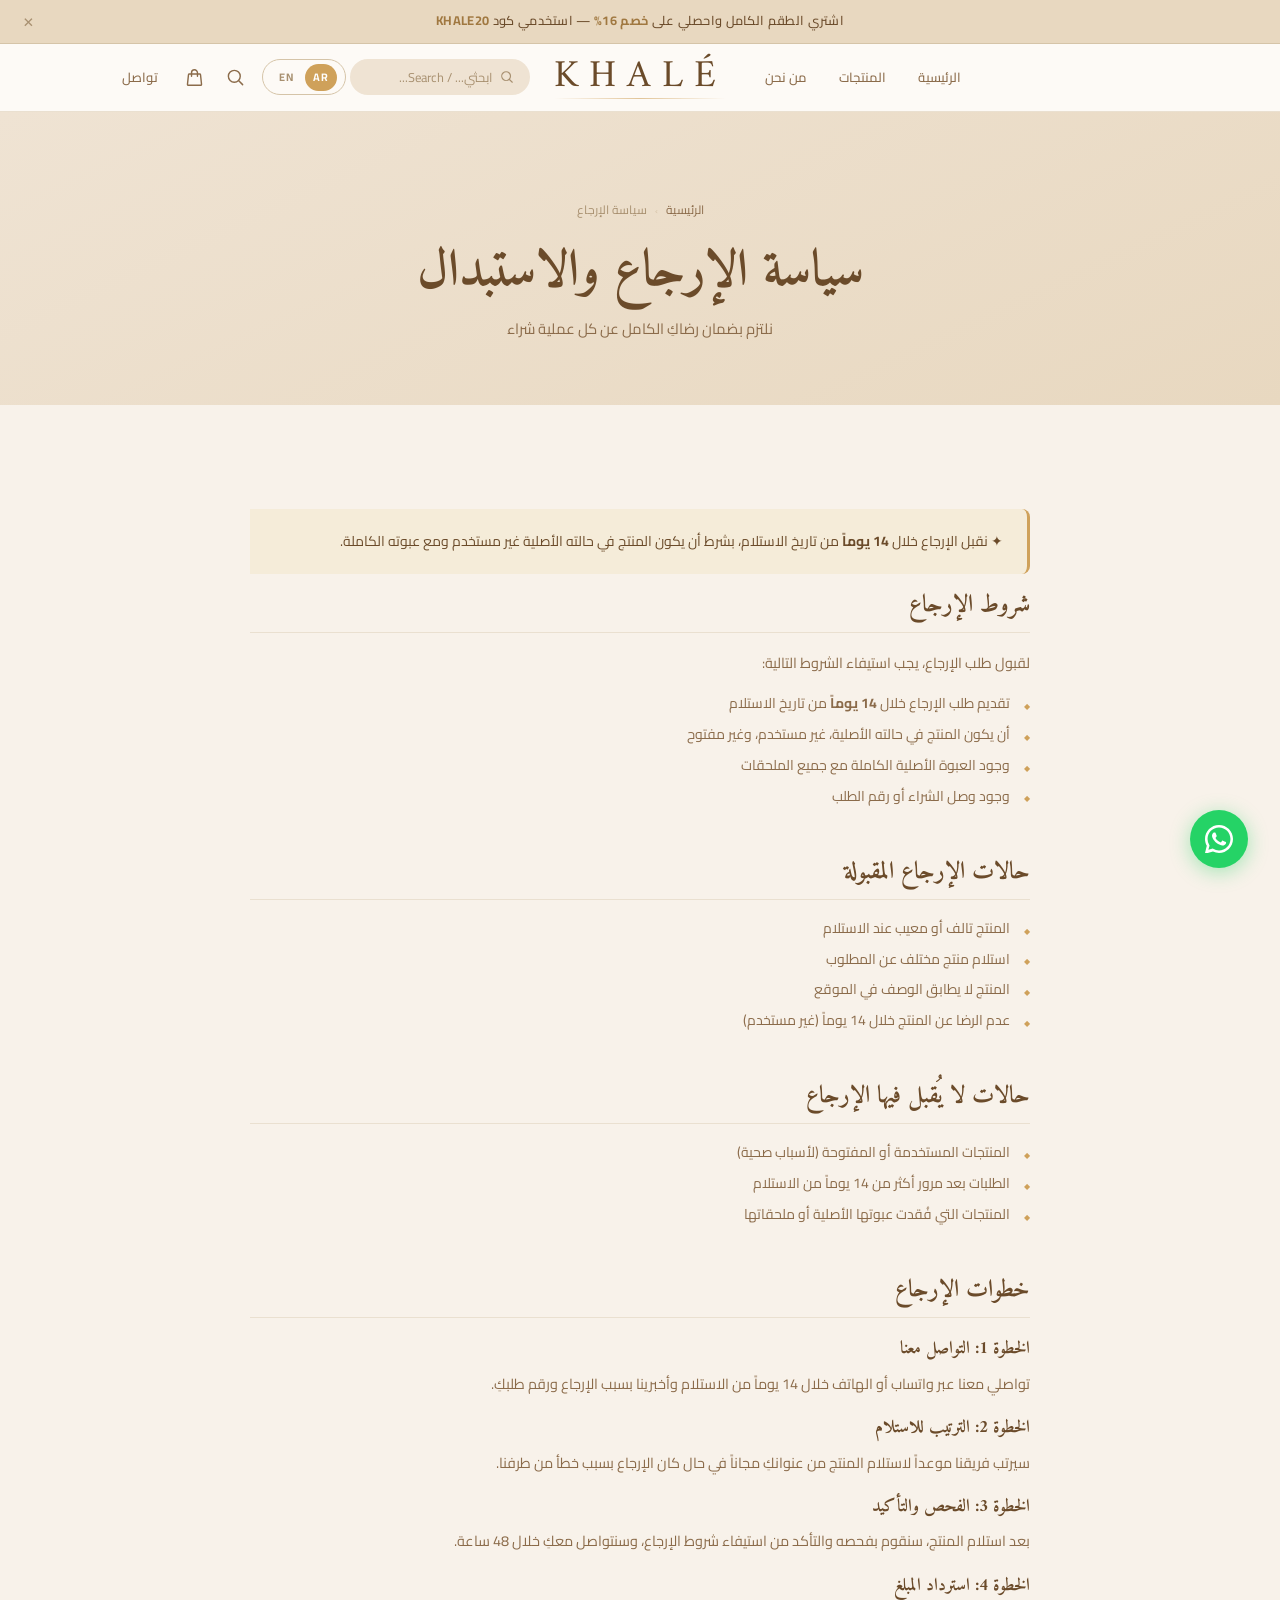
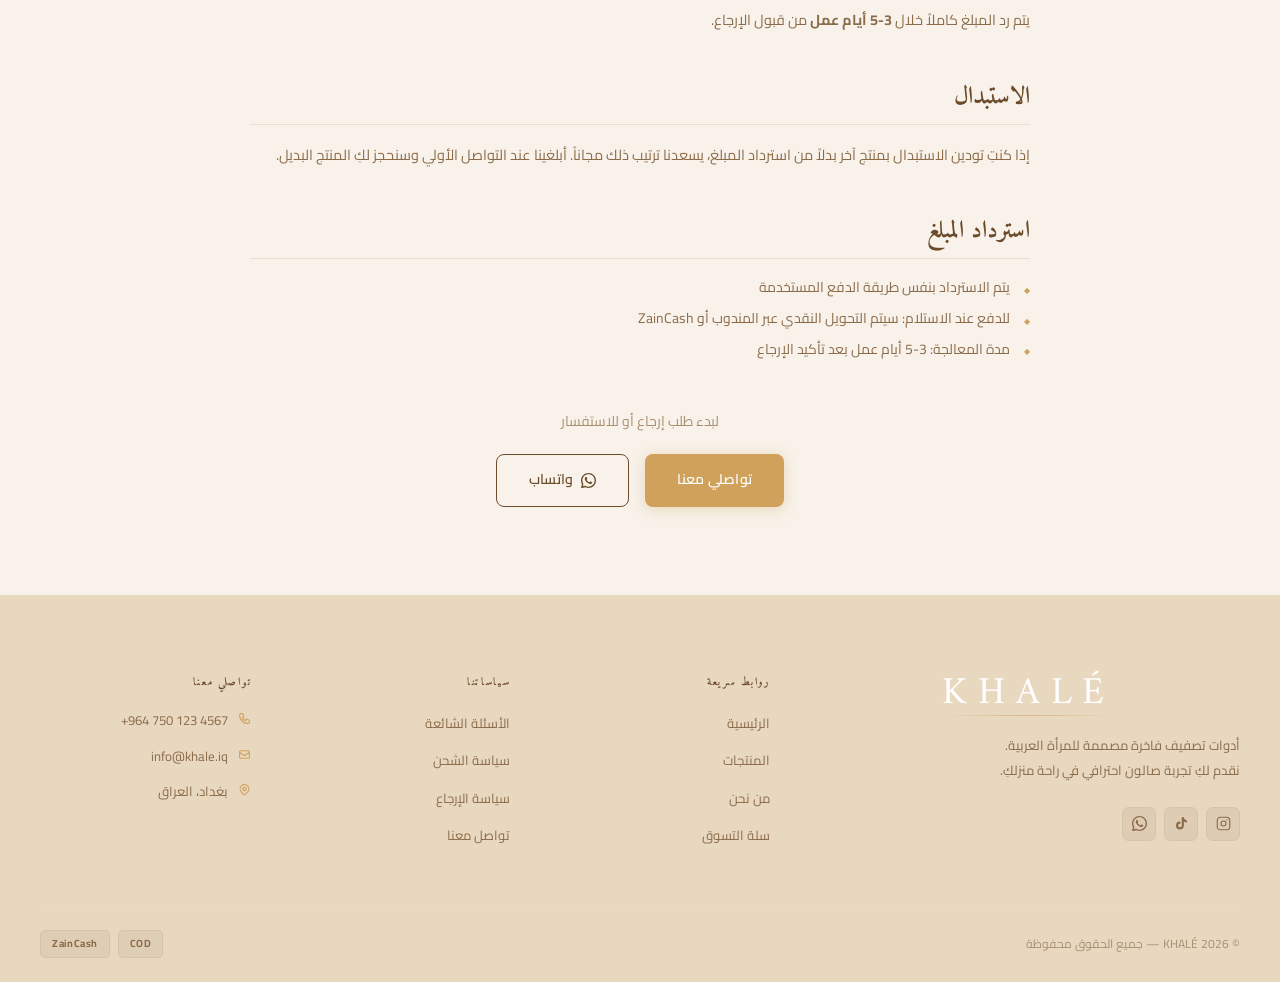
<file: returns.html>
<!DOCTYPE html>
<html lang="ar" dir="rtl">
<head>
  <meta charset="UTF-8">
  <meta name="viewport" content="width=device-width, initial-scale=1.0">
  <title>سياسة الإرجاع | KHALÉ</title>
  <link rel="stylesheet" href="css/style.css">
</head>
<body>

  <div id="headerMount"></div>

  <div class="page-hero">
    <div class="page-hero-inner">
      <div class="breadcrumb">
        <a href="index.html">الرئيسية</a>
        <span class="bc-sep">›</span>
        <span>سياسة الإرجاع</span>
      </div>
      <h1 class="page-hero-title">سياسة الإرجاع والاستبدال</h1>
      <p class="page-hero-desc">نلتزم بضمان رضاكِ الكامل عن كل عملية شراء</p>
    </div>
  </div>

  <section class="section">
    <div class="container">
      <div class="policy-content">

        <div class="policy-highlight">
          ✦ نقبل الإرجاع خلال <strong>14 يوماً</strong> من تاريخ الاستلام، بشرط أن يكون المنتج في حالته الأصلية غير مستخدم ومع عبوته الكاملة.
        </div>

        <div class="policy-section">
          <h2>شروط الإرجاع</h2>
          <p>لقبول طلب الإرجاع، يجب استيفاء الشروط التالية:</p>
          <ul>
            <li>تقديم طلب الإرجاع خلال <strong>14 يوماً</strong> من تاريخ الاستلام</li>
            <li>أن يكون المنتج في حالته الأصلية، غير مستخدم، وغير مفتوح</li>
            <li>وجود العبوة الأصلية الكاملة مع جميع الملحقات</li>
            <li>وجود وصل الشراء أو رقم الطلب</li>
          </ul>
        </div>

        <div class="policy-section">
          <h2>حالات الإرجاع المقبولة</h2>
          <ul>
            <li>المنتج تالف أو معيب عند الاستلام</li>
            <li>استلام منتج مختلف عن المطلوب</li>
            <li>المنتج لا يطابق الوصف في الموقع</li>
            <li>عدم الرضا عن المنتج خلال 14 يوماً (غير مستخدم)</li>
          </ul>
        </div>

        <div class="policy-section">
          <h2>حالات لا يُقبل فيها الإرجاع</h2>
          <ul>
            <li>المنتجات المستخدمة أو المفتوحة (لأسباب صحية)</li>
            <li>الطلبات بعد مرور أكثر من 14 يوماً من الاستلام</li>
            <li>المنتجات التي فُقدت عبوتها الأصلية أو ملحقاتها</li>
          </ul>
        </div>

        <div class="policy-section">
          <h2>خطوات الإرجاع</h2>
          <h3>الخطوة 1: التواصل معنا</h3>
          <p>تواصلي معنا عبر واتساب أو الهاتف خلال 14 يوماً من الاستلام وأخبرينا بسبب الإرجاع ورقم طلبكِ.</p>
          <h3>الخطوة 2: الترتيب للاستلام</h3>
          <p>سيرتب فريقنا موعداً لاستلام المنتج من عنوانكِ مجاناً في حال كان الإرجاع بسبب خطأ من طرفنا.</p>
          <h3>الخطوة 3: الفحص والتأكيد</h3>
          <p>بعد استلام المنتج، سنقوم بفحصه والتأكد من استيفاء شروط الإرجاع، وسنتواصل معكِ خلال 48 ساعة.</p>
          <h3>الخطوة 4: استرداد المبلغ</h3>
          <p>يتم رد المبلغ كاملاً خلال <strong>3-5 أيام عمل</strong> من قبول الإرجاع.</p>
        </div>

        <div class="policy-section">
          <h2>الاستبدال</h2>
          <p>إذا كنتِ تودين الاستبدال بمنتج آخر بدلاً من استرداد المبلغ، يسعدنا ترتيب ذلك مجاناً. أبلغينا عند التواصل الأولي وسنحجز لكِ المنتج البديل.</p>
        </div>

        <div class="policy-section">
          <h2>استرداد المبلغ</h2>
          <ul>
            <li>يتم الاسترداد بنفس طريقة الدفع المستخدمة</li>
            <li>للدفع عند الاستلام: سيتم التحويل النقدي عبر المندوب أو ZainCash</li>
            <li>مدة المعالجة: 3-5 أيام عمل بعد تأكيد الإرجاع</li>
          </ul>
        </div>

        <div style="margin-top:3rem;text-align:center">
          <p style="color:var(--text-3);font-size:.875rem;margin-bottom:1.25rem">لبدء طلب إرجاع أو للاستفسار</p>
          <div style="display:flex;gap:1rem;justify-content:center;flex-wrap:wrap">
            <a href="contact.html" class="btn btn-gold">تواصلي معنا</a>
            <a href="https://wa.me/9647501234567" class="btn btn-outline-dark" target="_blank" rel="noopener">
              <svg xmlns="http://www.w3.org/2000/svg" fill="currentColor" viewBox="0 0 24 24" width="15" height="15"><path d="M17.472 14.382c-.297-.149-1.758-.867-2.03-.967-.273-.099-.471-.148-.67.15-.197.297-.767.966-.94 1.164-.173.199-.347.223-.644.075-.297-.15-1.255-.463-2.39-1.475-.883-.788-1.48-1.761-1.653-2.059-.173-.297-.018-.458.13-.606.134-.133.298-.347.446-.52.149-.174.198-.298.298-.497.099-.198.05-.371-.025-.52-.075-.149-.669-1.612-.916-2.207-.242-.579-.487-.5-.669-.51-.173-.008-.371-.01-.57-.01-.198 0-.52.074-.792.372-.272.297-1.04 1.016-1.04 2.479 0 1.462 1.065 2.875 1.213 3.074.149.198 2.096 3.2 5.077 4.487.709.306 1.262.489 1.694.625.712.227 1.36.195 1.871.118.571-.085 1.758-.719 2.006-1.413.248-.694.248-1.289.173-1.413-.074-.124-.272-.198-.57-.347z"/><path d="M12 0C5.373 0 0 5.373 0 12c0 2.127.558 4.122 1.532 5.857L.057 23.8a.5.5 0 00.606.63l6.17-1.617A11.954 11.954 0 0012 24c6.627 0 12-5.373 12-12S18.627 0 12 0zm0 21.818a9.81 9.81 0 01-4.998-1.366l-.358-.213-3.714.974.991-3.617-.234-.373A9.8 9.8 0 012.182 12c0-5.418 4.4-9.818 9.818-9.818S21.818 6.582 21.818 12s-4.4 9.818-9.818 9.818z"/></svg>
              واتساب
            </a>
          </div>
        </div>
      </div>
    </div>
  </section>

  <div id="footerMount"></div>

  <script src="js/data.js"></script>
  <script src="js/app.js"></script>
  <script>
    document.getElementById('headerMount').innerHTML = renderHeader('');
    document.getElementById('footerMount').innerHTML = renderFooter();
  </script>
</body>
</html>
</file>
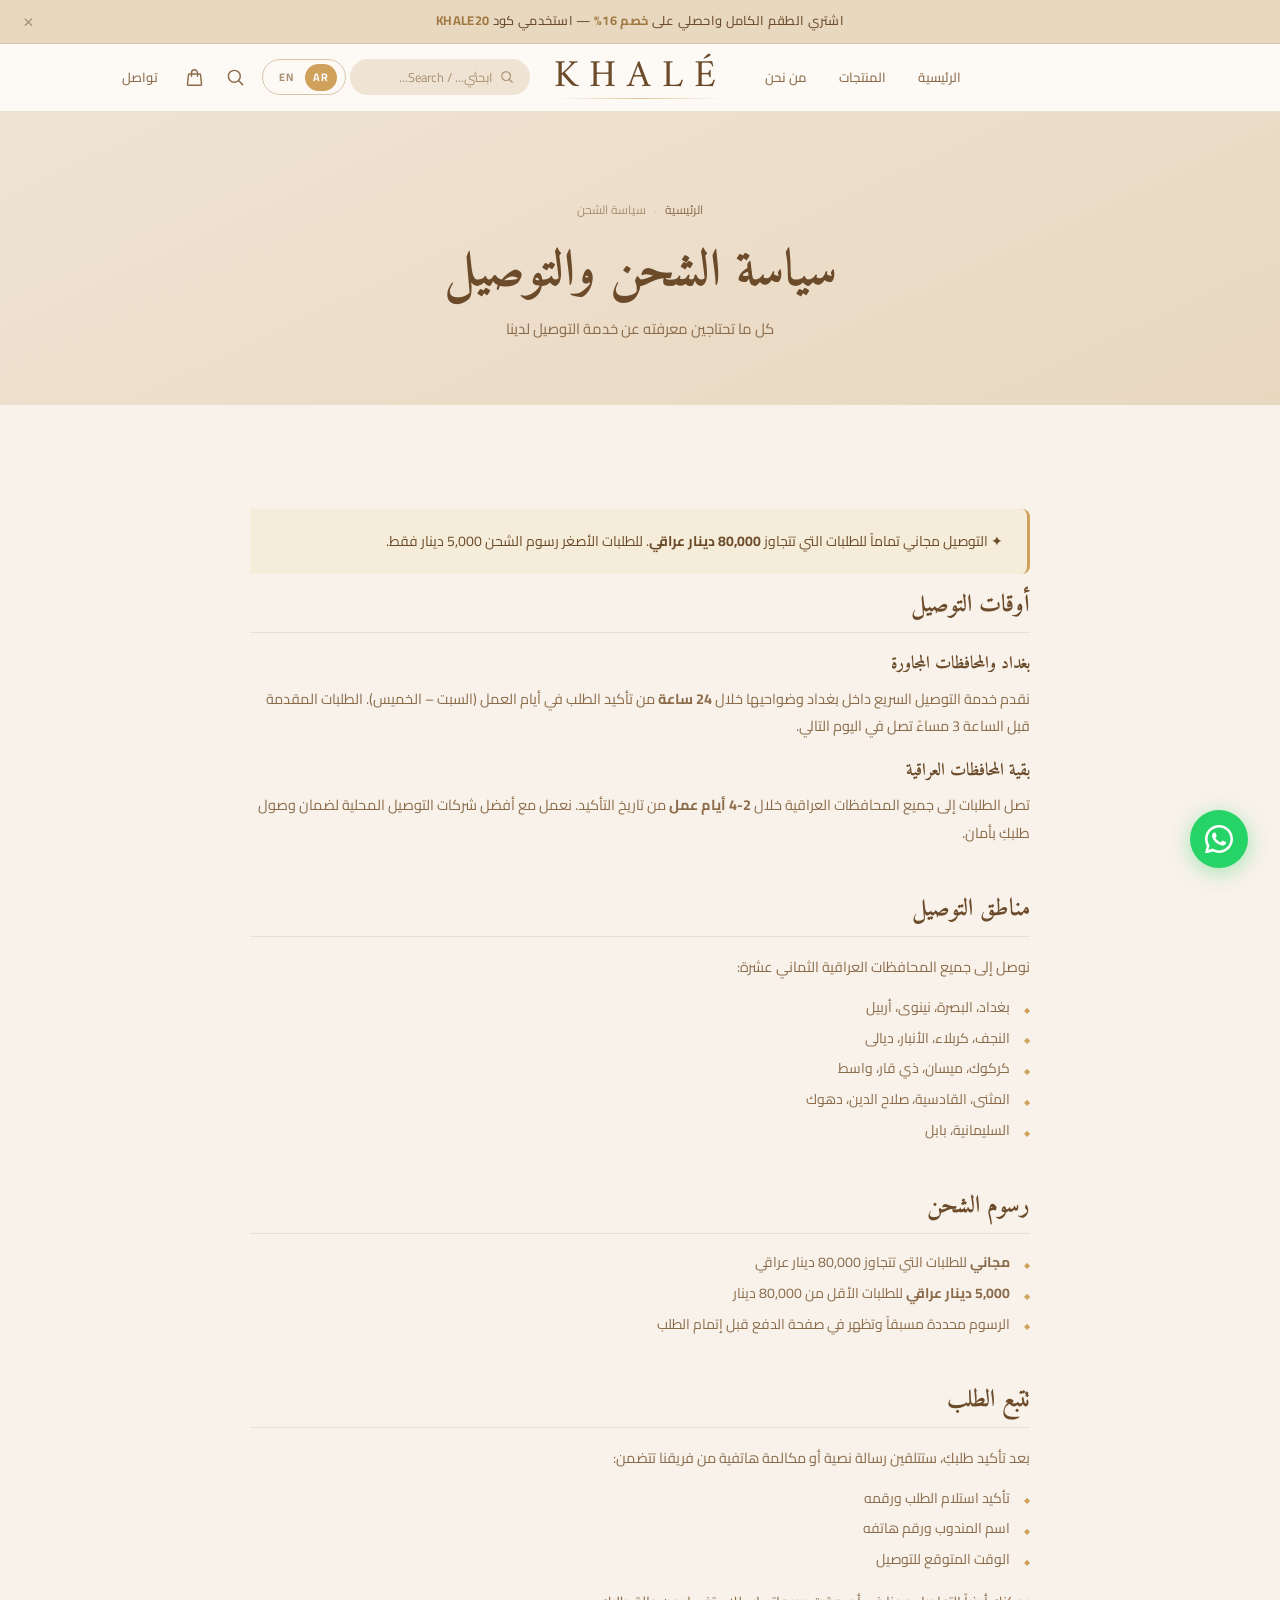
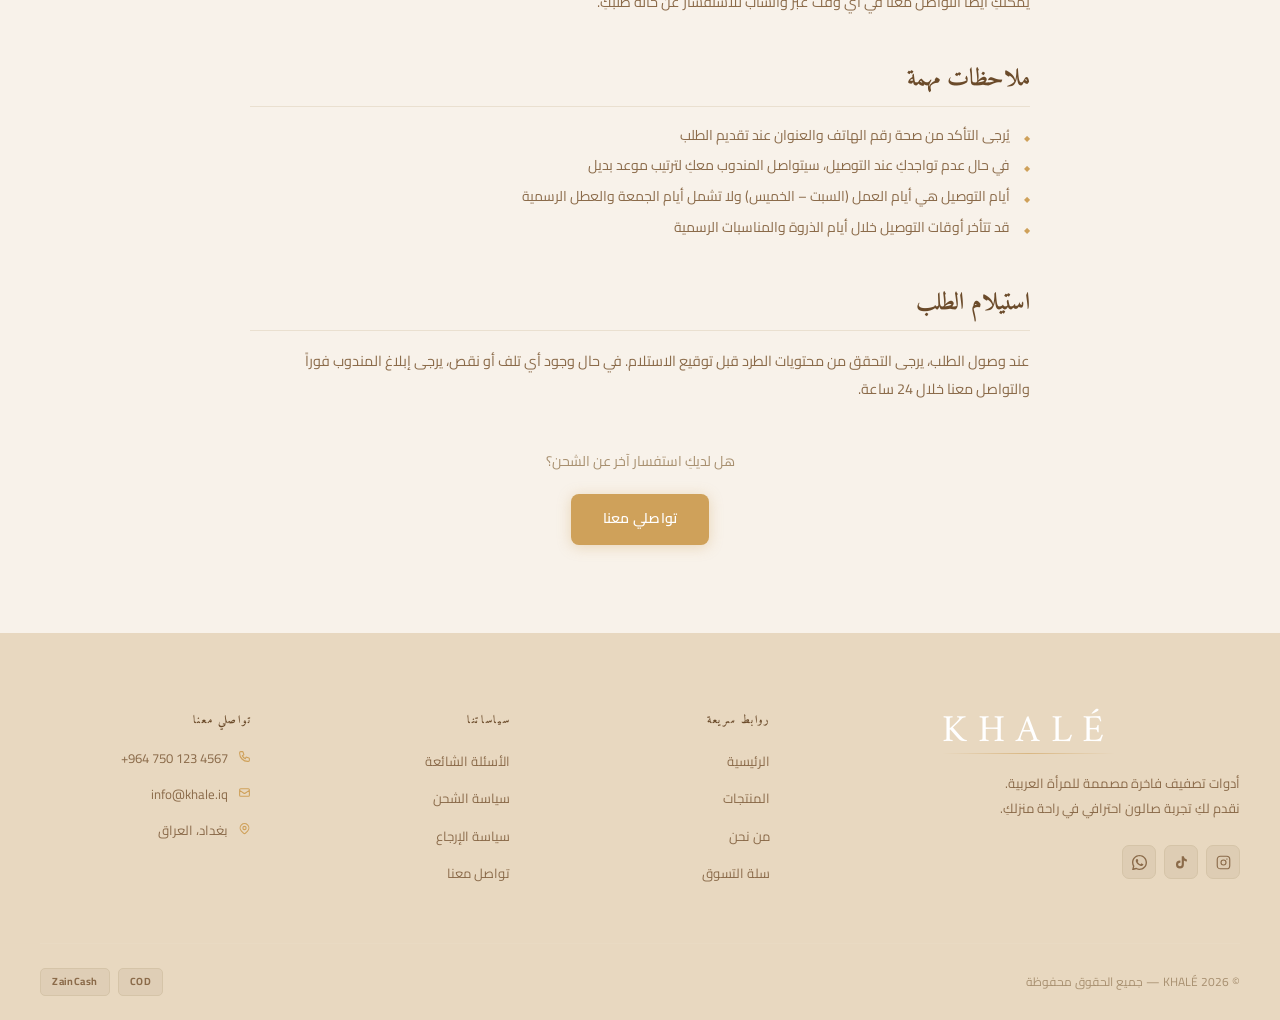
<file: shipping.html>
<!DOCTYPE html>
<html lang="ar" dir="rtl">
<head>
  <meta charset="UTF-8">
  <meta name="viewport" content="width=device-width, initial-scale=1.0">
  <title>سياسة الشحن | KHALÉ</title>
  <link rel="stylesheet" href="css/style.css">
</head>
<body>

  <div id="headerMount"></div>

  <div class="page-hero">
    <div class="page-hero-inner">
      <div class="breadcrumb">
        <a href="index.html">الرئيسية</a>
        <span class="bc-sep">›</span>
        <span>سياسة الشحن</span>
      </div>
      <h1 class="page-hero-title">سياسة الشحن والتوصيل</h1>
      <p class="page-hero-desc">كل ما تحتاجين معرفته عن خدمة التوصيل لدينا</p>
    </div>
  </div>

  <section class="section">
    <div class="container">
      <div class="policy-content">

        <div class="policy-highlight">
          ✦ التوصيل مجاني تماماً للطلبات التي تتجاوز <strong>80,000 دينار عراقي</strong>. للطلبات الأصغر رسوم الشحن 5,000 دينار فقط.
        </div>

        <div class="policy-section">
          <h2>أوقات التوصيل</h2>
          <h3>بغداد والمحافظات المجاورة</h3>
          <p>نقدم خدمة التوصيل السريع داخل بغداد وضواحيها خلال <strong>24 ساعة</strong> من تأكيد الطلب في أيام العمل (السبت – الخميس). الطلبات المقدمة قبل الساعة 3 مساءً تصل في اليوم التالي.</p>
          <h3>بقية المحافظات العراقية</h3>
          <p>تصل الطلبات إلى جميع المحافظات العراقية خلال <strong>2-4 أيام عمل</strong> من تاريخ التأكيد. نعمل مع أفضل شركات التوصيل المحلية لضمان وصول طلبكِ بأمان.</p>
        </div>

        <div class="policy-section">
          <h2>مناطق التوصيل</h2>
          <p>نوصل إلى جميع المحافظات العراقية الثماني عشرة:</p>
          <ul>
            <li>بغداد، البصرة، نينوى، أربيل</li>
            <li>النجف، كربلاء، الأنبار، ديالى</li>
            <li>كركوك، ميسان، ذي قار، واسط</li>
            <li>المثنى، القادسية، صلاح الدين، دهوك</li>
            <li>السليمانية، بابل</li>
          </ul>
        </div>

        <div class="policy-section">
          <h2>رسوم الشحن</h2>
          <ul>
            <li><strong>مجاني</strong> للطلبات التي تتجاوز 80,000 دينار عراقي</li>
            <li><strong>5,000 دينار عراقي</strong> للطلبات الأقل من 80,000 دينار</li>
            <li>الرسوم محددة مسبقاً وتظهر في صفحة الدفع قبل إتمام الطلب</li>
          </ul>
        </div>

        <div class="policy-section">
          <h2>تتبع الطلب</h2>
          <p>بعد تأكيد طلبكِ، ستتلقين رسالة نصية أو مكالمة هاتفية من فريقنا تتضمن:</p>
          <ul>
            <li>تأكيد استلام الطلب ورقمه</li>
            <li>اسم المندوب ورقم هاتفه</li>
            <li>الوقت المتوقع للتوصيل</li>
          </ul>
          <p>يمكنكِ أيضاً التواصل معنا في أي وقت عبر واتساب للاستفسار عن حالة طلبكِ.</p>
        </div>

        <div class="policy-section">
          <h2>ملاحظات مهمة</h2>
          <ul>
            <li>يُرجى التأكد من صحة رقم الهاتف والعنوان عند تقديم الطلب</li>
            <li>في حال عدم تواجدكِ عند التوصيل، سيتواصل المندوب معكِ لترتيب موعد بديل</li>
            <li>أيام التوصيل هي أيام العمل (السبت – الخميس) ولا تشمل أيام الجمعة والعطل الرسمية</li>
            <li>قد تتأخر أوقات التوصيل خلال أيام الذروة والمناسبات الرسمية</li>
          </ul>
        </div>

        <div class="policy-section">
          <h2>استيلام الطلب</h2>
          <p>عند وصول الطلب، يرجى التحقق من محتويات الطرد قبل توقيع الاستلام. في حال وجود أي تلف أو نقص، يرجى إبلاغ المندوب فوراً والتواصل معنا خلال 24 ساعة.</p>
        </div>

        <div style="margin-top:3rem;text-align:center">
          <p style="color:var(--text-3);font-size:.875rem;margin-bottom:1.25rem">هل لديكِ استفسار آخر عن الشحن؟</p>
          <a href="contact.html" class="btn btn-gold">تواصلي معنا</a>
        </div>
      </div>
    </div>
  </section>

  <div id="footerMount"></div>

  <script src="js/data.js"></script>
  <script src="js/app.js"></script>
  <script>
    document.getElementById('headerMount').innerHTML = renderHeader('');
    document.getElementById('footerMount').innerHTML = renderFooter();
  </script>
</body>
</html>
</file>
<file: css/style.css>
/* ============================================================
   KHALÉ — Premium Hair Care
   Luxury Redesign · RTL · Dyson-Inspired
   ============================================================ */

@import url('https://fonts.googleapis.com/css2?family=Amiri:ital,wght@0,400;0,700;1,400&family=Cairo:wght@300;400;500;600;700;900&family=Cormorant+Garamond:ital,wght@0,300;0,400;1,300&display=swap');

/* ================================================================
   CUSTOM PROPERTIES
================================================================ */
:root {
  /* Palette — Luxury Warm · Dyson-Beauty Inspired */
  --ivory:     #F8F2EA;
  --cream:     #EFE3D3;
  --beige:     #E8D8C0;
  --beige-mid: #D5C4A8;
  --sand:      #C8B49A;
  --gold:      #CFA15A;
  --gold-lt:   #D8B67A;
  --gold-pale: #F5ECD9;
  --gold-dk:   #A07840;
  --warm-black:#7A5530;
  --dark:      #6B4B2A;
  --dark-mid:  #8B6B40;
  --text:      #6B4B2A;
  --text-2:    #8B6B4A;
  --text-3:    #A89070;
  --border:    #D5C4A8;
  --bdr-lt:    #EAE0D0;
  --white:     #FFFFFF;
  --success:   #2E7D32;
  --error:     #C62828;

  /* Typography */
  --font-display: 'Amiri', 'Cormorant Garamond', Georgia, serif;
  --font-body:    'Cairo', sans-serif;

  /* Spacing */
  --px: 2.5rem;
  --py: 5.5rem;
  --r-sm: 4px;
  --r-md: 8px;
  --r-lg: 12px;

  /* Shadows */
  --shadow-sm:   0 1px 4px rgba(107,75,42,.07);
  --shadow-md:   0 4px 24px rgba(107,75,42,.10);
  --shadow-lg:   0 12px 48px rgba(107,75,42,.14);
  --shadow-gold: 0 6px 28px rgba(207,161,90,.35);

  /* Timing */
  --ease-out:  cubic-bezier(.215,.61,.355,1);
  --ease-in-out: cubic-bezier(.4,0,.2,1);
  --t-fast:  .22s;
  --t-base:  .38s;
  --t-slow:  .7s;
  --t-xslow: 1s;

  /* Z-index */
  --z-banner: 1000;
  --z-header:  950;
  --z-modal:  1100;
  --z-toast:  1200;
  --z-wa:      900;
}

/* ================================================================
   RESET
================================================================ */
*, *::before, *::after { box-sizing: border-box; margin: 0; padding: 0; }
html { scroll-behavior: smooth; font-size: 16px; }
body {
  font-family: var(--font-body);
  background: var(--ivory);
  color: var(--text);
  line-height: 1.7;
  direction: rtl;
  overflow-x: hidden;
  -webkit-font-smoothing: antialiased;
}
img { max-width: 100%; height: auto; display: block; }
a { text-decoration: none; color: inherit; }
ul, ol { list-style: none; }
button { cursor: pointer; font-family: inherit; }
input, textarea, select { font-family: inherit; }

/* ================================================================
   SCROLL ANIMATION SYSTEM
================================================================ */
[data-reveal] {
  opacity: 0;
  transition: opacity var(--t-xslow) var(--ease-out),
              transform var(--t-xslow) var(--ease-out);
}
[data-reveal="up"]    { transform: translateY(50px); }
[data-reveal="down"]  { transform: translateY(-30px); }
[data-reveal="left"]  { transform: translateX(50px); }
[data-reveal="right"] { transform: translateX(-50px); }
[data-reveal="scale"] { transform: scale(.93); }
[data-reveal="fade"]  { transform: none; }
[data-reveal].visible {
  opacity: 1;
  transform: none;
}
[data-delay="1"] { transition-delay: .1s; }
[data-delay="2"] { transition-delay: .2s; }
[data-delay="3"] { transition-delay: .35s; }
[data-delay="4"] { transition-delay: .5s; }
[data-delay="5"] { transition-delay: .65s; }
[data-delay="6"] { transition-delay: .8s; }

/* ================================================================
   TYPOGRAPHY
================================================================ */
h1, h2, h3, h4, h5 {
  font-family: var(--font-display);
  font-weight: 700;
  line-height: 1.25;
  color: var(--dark);
}
.section-label {
  display: inline-block;
  font-size: .7rem;
  letter-spacing: .28em;
  text-transform: uppercase;
  color: var(--gold);
  font-family: var(--font-body);
  font-weight: 600;
  margin-bottom: 1rem;
}
.section-title {
  font-size: clamp(1.9rem, 3.5vw, 2.75rem);
  text-align: center;
  margin-bottom: .75rem;
}
.section-subtitle {
  font-size: .95rem;
  color: var(--text-3);
  text-align: center;
  margin-bottom: 3.5rem;
  font-weight: 400;
  max-width: 520px;
  margin-left: auto;
  margin-right: auto;
}
.gold-line   { color: var(--gold-lt); font-style: italic; display: block; }
.gold-accent { color: var(--gold); }

/* ================================================================
   LAYOUT
================================================================ */
.container {
  max-width: 1300px;
  margin: 0 auto;
  padding: 0 var(--px);
}
.section { padding: var(--py) 0; }

/* Divider */
.ornament {
  display: flex;
  align-items: center;
  justify-content: center;
  gap: 1rem;
  margin: 0 auto 1.5rem;
}
.ornament::before, .ornament::after {
  content: '';
  width: 60px;
  height: 1px;
  background: linear-gradient(to var(--dir, left), transparent, var(--gold));
}
.ornament::after { --dir: right; }
.ornament-diamond {
  width: 8px;
  height: 8px;
  background: var(--gold);
  transform: rotate(45deg);
  flex-shrink: 0;
}

/* ================================================================
   LOGO
================================================================ */
.site-logo {
  display: flex;
  flex-direction: column;
  align-items: center;
  gap: 0;
  text-decoration: none;
  transition: opacity var(--t-fast);
}
.site-logo:hover { opacity: .8; }

.logo-name {
  font-family: var(--font-display);
  font-size: 2.4rem;
  font-weight: 400;
  letter-spacing: .28em;
  line-height: 1;
  color: var(--dark);
  position: relative;
}
.logo-name::after {
  content: '';
  position: absolute;
  bottom: -3px;
  left: 0; right: 0;
  height: 1px;
  background: linear-gradient(90deg, transparent, var(--gold), transparent);
  opacity: .6;
}

/* Light logo (dark backgrounds) */
.logo-light .logo-name { color: #fff; }

/* ================================================================
   DISCOUNT BANNER
================================================================ */
.discount-banner {
  background: var(--gold);
  color: #fff;
  text-align: center;
  padding: .65rem 3rem;
  font-size: .8rem;
  font-weight: 500;
  position: relative;
  z-index: var(--z-banner);
  letter-spacing: .025em;
  border-bottom: 1px solid rgba(207,161,90,.2);
}
.discount-banner strong { color: var(--gold-lt); font-weight: 700; }
.banner-close {
  position: absolute;
  left: 1.25rem; top: 50%;
  transform: translateY(-50%);
  background: none; border: none;
  color: rgba(255,255,255,.4);
  font-size: 1.2rem; line-height: 1;
  padding: .2rem;
  transition: color var(--t-fast);
}
.banner-close:hover { color: #fff; }

/* ================================================================
   HEADER
================================================================ */
.site-header {
  position: sticky;
  top: 0;
  z-index: var(--z-header);
  background: rgba(253,250,246,.97);
  backdrop-filter: blur(16px);
  -webkit-backdrop-filter: blur(16px);
  border-bottom: 1px solid var(--bdr-lt);
  transition: background var(--t-base), box-shadow var(--t-base);
}
.site-header.scrolled {
  background: rgba(253,250,246,.99);
  box-shadow: 0 1px 20px rgba(107,75,42,.08);
}

.header-inner {
  display: grid;
  grid-template-columns: 1fr auto 1fr;
  align-items: center;
  padding: .9rem var(--px);
  gap: 1.5rem;
}

.header-nav-left  { display: flex; align-items: center; justify-content: flex-end; gap: .25rem; }
.header-nav-right { display: flex; align-items: center; justify-content: flex-start; gap: .25rem; }

.header-logo { justify-self: center; }

.nav-link {
  padding: .45rem .9rem;
  font-size: .82rem;
  font-weight: 500;
  color: var(--text-2);
  border-radius: 4px;
  transition: color var(--t-fast), background var(--t-fast);
  white-space: nowrap;
  font-family: var(--font-body);
}
.nav-link:hover { color: var(--dark); background: var(--cream); }
.nav-link.active { color: var(--gold); }

/* Header Actions */
.header-actions {
  display: flex;
  align-items: center;
  gap: .2rem;
  justify-content: flex-start;
}

.hdr-search-wrap {
  display: flex;
  align-items: center;
  background: var(--cream);
  border-radius: 50px;
  padding: .38rem 1rem;
  gap: .45rem;
  transition: background var(--t-fast);
  width: 180px;
}
.hdr-search-wrap:focus-within {
  background: var(--beige);
  box-shadow: 0 0 0 2px var(--gold-pale);
}
.hdr-search-wrap input {
  background: none; border: none; outline: none;
  font-size: .8rem; color: var(--text); width: 100%;
}
.hdr-search-wrap input::placeholder { color: var(--text-3); }
.hdr-search-wrap svg { width: 14px; height: 14px; color: var(--text-3); flex-shrink: 0; }

.icon-btn {
  width: 38px; height: 38px;
  border-radius: 50%;
  background: none; border: none;
  display: flex; align-items: center; justify-content: center;
  color: var(--text-2);
  transition: background var(--t-fast), color var(--t-fast);
  position: relative;
}
.icon-btn:hover { background: var(--cream); color: var(--dark); }
.icon-btn svg { width: 19px; height: 19px; stroke-width: 1.6; }

.cart-count {
  position: absolute;
  top: 1px; left: 1px;
  background: var(--gold);
  color: #fff;
  font-size: .58rem; font-weight: 700;
  width: 15px; height: 15px;
  border-radius: 50%;
  display: flex; align-items: center; justify-content: center;
  border: 2px solid var(--ivory);
}

/* Mobile Menu */
.mobile-menu-btn {
  display: none;
  width: 38px; height: 38px;
  border-radius: 6px;
  background: none; border: none;
  flex-direction: column;
  align-items: center; justify-content: center;
  gap: 5px;
}
.mobile-menu-btn span {
  display: block;
  width: 20px; height: 1.5px;
  background: var(--dark); border-radius: 2px;
  transition: var(--t-base);
}

.mobile-nav {
  display: none;
  position: fixed; inset: 0;
  background: rgba(107,75,42,.52);
  z-index: 960;
}
.mobile-nav-panel {
  position: absolute;
  right: 0; top: 0; bottom: 0;
  width: 300px;
  background: var(--ivory);
  padding: 2rem 1.5rem;
  display: flex; flex-direction: column; gap: .25rem;
  transform: translateX(100%);
  transition: transform .38s var(--ease-out);
  overflow-y: auto;
}
.mobile-nav.open { display: block; }
.mobile-nav.open .mobile-nav-panel { transform: translateX(0); }
.mob-close { align-self: flex-start; background: none; border: none; font-size: 1.5rem; color: var(--text-3); margin-bottom: .75rem; line-height: 1; }
.mob-link {
  display: block; padding: .85rem 1rem;
  font-size: .975rem; font-weight: 500;
  color: var(--text-2); border-radius: 6px;
  transition: background var(--t-fast), color var(--t-fast);
  border-bottom: 1px solid var(--bdr-lt);
}
.mob-link:hover { background: var(--cream); color: var(--gold); }
.mob-link.active { color: var(--gold); }

/* ================================================================
   HERO
================================================================ */
.hero {
  min-height: 100vh;
  background: var(--ivory);
  display: flex; align-items: center;
  overflow: hidden; position: relative;
}
.hero-bg {
  position: absolute; inset: 0; z-index: 0;
  background:
    radial-gradient(ellipse 80% 80% at 80% 50%, rgba(207,161,90,.12) 0%, transparent 60%),
    radial-gradient(ellipse 60% 60% at 20% 80%, rgba(207,161,90,.06) 0%, transparent 50%);
}
.hero-grain {
  position: absolute; inset: 0; z-index: 0;
  background-image: url("data:image/svg+xml,%3Csvg viewBox='0 0 256 256' xmlns='http://www.w3.org/2000/svg'%3E%3Cfilter id='n'%3E%3CfeTurbulence type='fractalNoise' baseFrequency='.65' numOctaves='3' stitchTiles='stitch'/%3E%3C/filter%3E%3Crect width='100%25' height='100%25' filter='url(%23n)' opacity='.04'/%3E%3C/svg%3E");
  opacity: .5;
}

.hero-container {
  max-width: 1300px;
  width: 100%;
  margin: 0 auto;
  padding: 5rem var(--px);
  display: grid;
  grid-template-columns: 1fr 1fr;
  gap: 4rem;
  align-items: center;
  position: relative; z-index: 1;
}

.hero-content {}
.hero-eyebrow {
  display: inline-flex; align-items: center; gap: .6rem;
  font-size: .72rem; letter-spacing: .26em; text-transform: uppercase;
  color: var(--gold-lt); margin-bottom: 1.5rem; font-weight: 500;
}
.hero-eyebrow::before { content: ''; width: 28px; height: 1px; background: var(--gold-lt); }

.hero-title {
  font-family: var(--font-display);
  font-size: clamp(2.6rem, 5.5vw, 4.5rem);
  font-weight: 700;
  color: #fff;
  line-height: 1.15;
  margin-bottom: 1.5rem;
}

.hero-body {
  font-size: .975rem;
  color: rgba(255,255,255,.62);
  max-width: 460px;
  line-height: 1.9;
  margin-bottom: 2.5rem;
}

.hero-ctas { display: flex; gap: 1rem; flex-wrap: wrap; }

/* Hero trust badges (replaces stats) */
.hero-trust {
  display: flex; flex-direction: column; gap: .7rem;
  margin-top: 2.75rem;
  padding-top: 2.25rem;
  border-top: 1px solid rgba(255,255,255,.08);
}
.htrust-item {
  display: flex; align-items: center; gap: .6rem;
  font-size: .825rem; color: rgba(255,255,255,.65);
  letter-spacing: .02em;
}
.htrust-item svg { color: var(--gold); flex-shrink: 0; }

/* Hero Visual */
.hero-visual {
  display: flex; align-items: center; justify-content: center;
  position: relative; height: 520px;
}
.hero-glow {
  position: absolute;
  width: 380px; height: 380px; border-radius: 50%;
  background: radial-gradient(circle, rgba(207,161,90,.2) 0%, transparent 70%);
  animation: glowBreath 5s ease-in-out infinite alternate;
}
@keyframes glowBreath {
  from { transform: scale(.88); opacity: .6; }
  to   { transform: scale(1.08); opacity: 1; }
}
.hero-card {
  background: rgba(255,255,255,.05);
  border: 1px solid rgba(255,255,255,.1);
  border-radius: 20px;
  padding: 2.5rem 2rem;
  display: flex; flex-direction: column; align-items: center; gap: 1.5rem;
  backdrop-filter: blur(20px);
  width: 280px;
  position: relative; z-index: 1;
  transition: transform var(--t-slow) var(--ease-out);
}
.hero-card:hover { transform: translateY(-6px); }
.hero-card-badge {
  position: absolute; top: -12px; right: 20px;
  background: var(--gold); color: #fff;
  font-size: .65rem; font-weight: 700;
  padding: .22rem .85rem; border-radius: 50px;
  letter-spacing: .06em;
}
.hero-card-icon {
  width: 140px; height: 140px;
  display: flex; align-items: center; justify-content: center;
  animation: iconFloat 6s ease-in-out infinite;
}
.hero-card-icon svg { width: 100%; height: 100%; color: var(--gold-lt); }
@keyframes iconFloat {
  0%, 100% { transform: translateY(0); }
  50%       { transform: translateY(-10px); }
}
.hero-card-name  { font-family: var(--font-display); font-size: 1.1rem; color: #fff; text-align: center; }
.hero-card-price { font-size: 1.4rem; font-weight: 700; color: var(--gold-lt); }

/* ================================================================
   MARQUEE STRIP
================================================================ */
.marquee-strip {
  background: var(--beige);
  padding: .7rem 0;
  overflow: hidden; white-space: nowrap;
  border-top: 1px solid var(--border);
  border-bottom: 1px solid var(--border);
}
.marquee-track {
  display: inline-flex; gap: 3.5rem;
  animation: marqueeFlow 30s linear infinite;
}
@keyframes marqueeFlow {
  from { transform: translateX(0); }
  to   { transform: translateX(-50%); }
}
.marquee-item {
  display: inline-flex; align-items: center; gap: .5rem;
  font-size: .75rem; font-weight: 600; color: var(--text-2);
  letter-spacing: .04em;
}
.marquee-item svg { width: 13px; height: 13px; color: var(--gold); flex-shrink: 0; }

/* ================================================================
   BUTTONS
================================================================ */
.btn {
  display: inline-flex; align-items: center; justify-content: center; gap: .5rem;
  padding: .85rem 2rem;
  font-size: .875rem; font-weight: 600;
  border-radius: var(--r-md);
  border: none;
  transition: all var(--t-base) var(--ease-out);
  cursor: pointer;
  font-family: var(--font-body);
  white-space: nowrap;
  letter-spacing: .02em;
  position: relative;
  overflow: hidden;
}
.btn::after {
  content: '';
  position: absolute; inset: 0;
  background: linear-gradient(120deg, transparent 30%, rgba(255,255,255,.18) 50%, transparent 70%);
  transform: translateX(-100%);
  transition: transform .6s ease;
}
.btn:hover::after { transform: translateX(100%); }
.btn svg { width: 15px; height: 15px; flex-shrink: 0; }

.btn-gold {
  background: var(--gold);
  color: #fff;
  box-shadow: 0 2px 14px rgba(207,161,90,.35);
}
.btn-gold:hover { background: var(--gold-dk); box-shadow: var(--shadow-gold); transform: translateY(-1px); }

.btn-dark { background: var(--gold); color: #fff; }
.btn-dark:hover { background: var(--gold-dk); transform: translateY(-1px); }

.btn-outline-light { background: transparent; color: #fff; border: 1px solid rgba(255,255,255,.38); }
.btn-outline-light:hover { background: rgba(255,255,255,.08); border-color: rgba(255,255,255,.65); }

.btn-outline-dark { background: transparent; color: var(--dark); border: 1.5px solid var(--dark); }
.btn-outline-dark:hover { background: var(--dark); color: #fff; }

.btn-outline-gold { background: transparent; color: var(--gold); border: 1.5px solid var(--gold); }
.btn-outline-gold:hover { background: var(--gold); color: #fff; }

.btn-ghost { background: transparent; color: var(--text-2); border: 1.5px solid var(--border); }
.btn-ghost:hover { border-color: var(--gold); color: var(--gold); }

.btn-sm  { padding: .52rem 1.25rem; font-size: .78rem; }
.btn-lg  { padding: 1.05rem 2.5rem; font-size: .95rem; }
.btn-block { width: 100%; }

/* ================================================================
   FEATURES STRIP
================================================================ */
.features-strip {
  background: var(--cream);
  padding: 3rem 0;
  border-bottom: 1px solid var(--bdr-lt);
}
.features-grid {
  display: grid;
  grid-template-columns: repeat(4, 1fr);
  gap: 0;
}
.feature-item {
  display: flex; align-items: center; gap: 1rem;
  padding: 1.25rem 2rem;
  border-left: 1px solid var(--bdr-lt);
  transition: background var(--t-base);
}
.feature-item:first-child { border-left: none; }
.feature-item:hover { background: var(--beige); }
.feature-icon-wrap {
  width: 44px; height: 44px; border-radius: 50%;
  background: var(--gold-pale);
  display: flex; align-items: center; justify-content: center;
  flex-shrink: 0; color: var(--gold-dk);
  transition: background var(--t-fast), transform var(--t-base);
}
.feature-item:hover .feature-icon-wrap { background: var(--gold); color: #fff; transform: scale(1.08); }
.feature-icon-wrap svg { width: 20px; height: 20px; }
.feature-title { font-size: .875rem; font-weight: 700; color: var(--dark); margin-bottom: .18rem; }
.feature-desc  { font-size: .75rem; color: var(--text-3); line-height: 1.5; }

/* ================================================================
   PRODUCT CARDS — Premium Redesign
================================================================ */
.products-grid {
  display: grid;
  grid-template-columns: repeat(3, 1fr);
  gap: 1.5px;
  background: var(--bdr-lt);
  border: 1px solid var(--bdr-lt);
}

.product-card {
  background: var(--white);
  position: relative;
  overflow: hidden;
  cursor: pointer;
  transition: box-shadow var(--t-slow);
}
.product-card:hover { box-shadow: var(--shadow-lg); z-index: 2; }

.product-card-img {
  height: 300px;
  background: linear-gradient(145deg, var(--ivory) 0%, var(--cream) 100%);
  display: flex; align-items: center; justify-content: center;
  overflow: hidden; position: relative;
}
.product-card-img::before {
  content: '';
  position: absolute; inset: 0;
  background: radial-gradient(ellipse at center, rgba(207,161,90,.08) 0%, transparent 65%);
  opacity: 0;
  transition: opacity var(--t-base);
}
.product-card:hover .product-card-img::before { opacity: 1; }

.prod-icon-wrap {
  width: 130px; height: 130px;
  display: flex; align-items: center; justify-content: center;
  transition: transform var(--t-slow) var(--ease-out);
}
.prod-icon-wrap svg { width: 100%; height: 100%; color: var(--gold-dk); opacity: .8; }
.product-card:hover .prod-icon-wrap { transform: scale(1.07) translateY(-6px); }
.product-card:hover .prod-icon-wrap svg { opacity: 1; }

/* Badge */
.prod-badge {
  position: absolute; top: 1rem; right: 1rem;
  padding: .22rem .7rem; border-radius: 3px;
  font-size: .65rem; font-weight: 700; z-index: 2;
  letter-spacing: .05em;
}
.badge-best { background: var(--gold); color: #fff; }
.badge-sale { background: #C62828; color: #fff; }
.badge-new  { background: var(--gold); color: #fff; }

/* Wishlist */
.prod-wish {
  position: absolute; top: 1rem; left: 1rem;
  width: 32px; height: 32px; border-radius: 50%;
  background: rgba(255,255,255,.9);
  border: none;
  display: flex; align-items: center; justify-content: center;
  z-index: 2; color: var(--text-3);
  transition: all var(--t-fast);
  box-shadow: var(--shadow-sm);
  opacity: 0;
  transform: scale(.85);
}
.product-card:hover .prod-wish { opacity: 1; transform: scale(1); }
.prod-wish.on { opacity: 1; transform: scale(1); color: #E53935; }
.prod-wish.on svg { fill: #E53935; }
.prod-wish svg { width: 14px; height: 14px; }

/* Hover CTA overlay */
.prod-hover-cta {
  position: absolute;
  bottom: -56px; left: 0; right: 0;
  background: rgba(107,75,42,.9);
  color: #fff;
  text-align: center;
  padding: 1rem;
  font-size: .8rem; font-weight: 600;
  font-family: var(--font-body);
  transition: bottom var(--t-base) var(--ease-out);
  display: flex; align-items: center; justify-content: center; gap: .5rem;
}
.prod-hover-cta svg { width: 14px; height: 14px; }
.product-card:hover .prod-hover-cta { bottom: 0; }

/* Card Body */
.product-card-body {
  padding: 1.25rem 1.5rem 1.5rem;
  border-top: 1px solid var(--bdr-lt);
}

.prod-rating {
  display: flex; align-items: center; gap: .35rem;
  margin-bottom: .5rem;
}
.stars { display: flex; gap: 1px; }
.star  { width: 11px; height: 11px; color: var(--gold); }
.star.empty { color: var(--border); }
.rat-cnt { font-size: .7rem; color: var(--text-3); }

.prod-name {
  font-family: var(--font-display);
  font-size: 1.05rem;
  color: var(--dark);
  margin-bottom: .25rem;
  line-height: 1.35;
}
.prod-name a { transition: color var(--t-fast); }
.prod-name a:hover { color: var(--gold); }

.prod-short { font-size: .78rem; color: var(--text-3); margin-bottom: 1.1rem; line-height: 1.5; }

.prod-price-row {
  display: flex; align-items: center; justify-content: space-between; gap: .75rem;
}
.prod-price { font-size: 1.05rem; font-weight: 700; color: var(--dark); }
.prod-orig  { font-size: .78rem; color: var(--text-3); text-decoration: line-through; margin-left: .3rem; }

.prod-cart-btn {
  width: 34px; height: 34px; border-radius: 50%;
  background: var(--gold); color: #fff; border: none;
  display: flex; align-items: center; justify-content: center;
  transition: background var(--t-fast), transform var(--t-fast);
  flex-shrink: 0;
}
.prod-cart-btn:hover { background: var(--gold); transform: scale(1.1); }
.prod-cart-btn svg { width: 15px; height: 15px; }

/* ================================================================
   ABOUT SECTION (dark band)
================================================================ */
.about-band {
  background: var(--cream);
  position: relative; overflow: hidden;
}
.about-band::before {
  content: '';
  position: absolute; inset: 0;
  background: radial-gradient(ellipse at 80% 50%, rgba(207,161,90,.1) 0%, transparent 60%);
}
.about-inner {
  display: grid; grid-template-columns: 1fr 1fr;
  gap: 5rem; align-items: center;
  position: relative; z-index: 1;
}
.about-label { color: var(--gold-dk); }
.about-title { color: var(--dark); font-size: clamp(1.9rem, 3vw, 2.6rem); margin-bottom: 1.25rem; }
.about-body  { color: var(--text-2); font-size: .92rem; line-height: 1.95; margin-bottom: 1.5rem; }

.about-trust-grid {
  display: grid; grid-template-columns: 1fr 1fr; gap: 1rem;
  margin-top: 1rem;
}
.about-trust-item {
  background: rgba(107,75,42,.05);
  border: 1px solid var(--bdr-lt);
  border-radius: 10px;
  padding: 1.25rem;
  display: flex; flex-direction: column; align-items: center; gap: .6rem; text-align: center;
  transition: background var(--t-base), border-color var(--t-base);
}
.about-trust-item:hover { background: rgba(207,161,90,.1); border-color: rgba(207,161,90,.3); }
.ati-icon { width: 36px; height: 36px; color: var(--gold); display: flex; align-items: center; justify-content: center; }
.ati-icon svg { width: 22px; height: 22px; }
.ati-text { font-size: .78rem; color: var(--text-2); letter-spacing: .04em; line-height: 1.5; }

/* ================================================================
   TESTIMONIALS
================================================================ */
.testimonials-grid {
  display: grid; grid-template-columns: repeat(3, 1fr); gap: 1.5rem;
}
.testi-card {
  background: var(--white);
  border: 1px solid var(--bdr-lt);
  border-radius: var(--r-lg);
  padding: 1.75rem;
  transition: box-shadow var(--t-base), transform var(--t-base);
  position: relative;
}
.testi-card:hover { box-shadow: var(--shadow-md); transform: translateY(-3px); }
.testi-card::before {
  content: '"';
  position: absolute; top: .75rem; right: 1.25rem;
  font-family: var(--font-display); font-size: 4rem;
  color: var(--gold-pale); line-height: 1;
  pointer-events: none;
}
.testi-stars { display: flex; gap: 2px; margin-bottom: 1rem; }
.testi-text  { font-size: .875rem; color: var(--text-2); line-height: 1.85; margin-bottom: 1.5rem; font-style: italic; }
.testi-author { display: flex; align-items: center; gap: .75rem; }
.testi-avatar {
  width: 40px; height: 40px; border-radius: 50%;
  background: var(--gold-pale);
  display: flex; align-items: center; justify-content: center;
  font-family: var(--font-display); font-size: 1.1rem; color: var(--gold-dk);
  flex-shrink: 0;
}
.testi-name  { font-size: .875rem; font-weight: 700; color: var(--dark); }
.testi-city  { font-size: .72rem; color: var(--text-3); }
.verified-tag {
  display: inline-flex; align-items: center; gap: .2rem;
  font-size: .65rem; color: var(--success); background: #E8F5E9;
  padding: .12rem .5rem; border-radius: 50px; margin-top: .25rem;
}
.verified-tag svg { width: 10px; height: 10px; }

/* ================================================================
   NEWSLETTER
================================================================ */
.newsletter-block {
  background: linear-gradient(135deg, var(--beige) 0%, var(--beige-mid) 100%);
  border-radius: 16px;
  padding: 4.5rem;
  text-align: center; position: relative; overflow: hidden;
}
.newsletter-block::before,
.newsletter-block::after {
  content: ''; position: absolute; border-radius: 50%;
  background: rgba(207,161,90,.07);
}
.newsletter-block::before { width: 220px; height: 220px; top: -80px; left: -80px; }
.newsletter-block::after  { width: 280px; height: 280px; bottom: -100px; right: -80px; }
.nl-title { font-size: clamp(1.5rem, 3vw, 2.1rem); margin-bottom: .75rem; position: relative; z-index: 1; }
.nl-desc  { color: var(--text-3); font-size: .9rem; margin-bottom: 2rem; position: relative; z-index: 1; }
.nl-form  { display: flex; gap: .75rem; max-width: 440px; margin: 0 auto; position: relative; z-index: 1; }
.nl-form input {
  flex: 1; padding: .9rem 1.25rem;
  border: 1.5px solid var(--border); border-radius: var(--r-md);
  background: var(--white); font-size: .875rem; color: var(--text); outline: none;
  transition: border-color var(--t-fast), box-shadow var(--t-fast);
}
.nl-form input:focus { border-color: var(--gold); box-shadow: 0 0 0 3px rgba(207,161,90,.1); }
.nl-form input::placeholder { color: var(--text-3); }

/* ================================================================
   FOOTER
================================================================ */
.site-footer { background: var(--beige); color: var(--text-2); padding: 5rem 0 0; }
.footer-top {
  display: grid;
  grid-template-columns: 2fr 1fr 1fr 1fr;
  gap: 3rem;
  padding-bottom: 3.5rem;
  border-bottom: 1px solid rgba(255,255,255,.05);
}
.footer-brand-col {}
.footer-logo-wrap { margin-bottom: 1.25rem; }
.footer-desc { font-size: .82rem; line-height: 1.9; color: var(--text-2); max-width: 260px; margin-bottom: 1.5rem; }
.footer-socials { display: flex; gap: .5rem; }
.social-btn {
  width: 34px; height: 34px; border-radius: 7px;
  background: rgba(107,75,42,.08); border: 1px solid var(--border);
  display: flex; align-items: center; justify-content: center;
  color: var(--text-2);
  transition: all var(--t-fast);
}
.social-btn:hover { background: var(--gold); border-color: var(--gold); color: #fff; }
.social-btn svg { width: 15px; height: 15px; }

.footer-col-head {
  font-size: .7rem; font-weight: 700;
  letter-spacing: .15em; text-transform: uppercase;
  color: var(--dark);
  margin-bottom: 1.25rem;
}
.footer-links { display: flex; flex-direction: column; gap: .65rem; }
.footer-link  { font-size: .82rem; color: var(--text-2); transition: color var(--t-fast); }
.footer-link:hover { color: var(--gold-dk); }

.footer-contact-row {
  display: flex; align-items: flex-start; gap: .65rem;
  font-size: .82rem; color: var(--text-2);
  margin-bottom: .85rem;
}
.footer-contact-row svg { width: 13px; height: 13px; flex-shrink: 0; margin-top: 3px; color: var(--gold); }

.footer-bottom {
  padding: 1.5rem 0;
  display: flex; align-items: center; justify-content: space-between;
  gap: 1rem; flex-wrap: wrap;
}
.footer-copy { font-size: .75rem; color: var(--text-3); }
.payment-methods { display: flex; gap: .5rem; align-items: center; }
.pay-chip {
  background: rgba(107,75,42,.07); border: 1px solid var(--border);
  border-radius: 5px; padding: .28rem .7rem;
  font-size: .65rem; font-weight: 700; color: var(--text-2);
  letter-spacing: .04em;
}

/* ================================================================
   PAGE HEADER (inner pages)
================================================================ */
.page-hero {
  background: var(--cream);
  padding: 5.5rem 0 4rem;
  text-align: center; position: relative; overflow: hidden;
}
.page-hero::before {
  content: ''; position: absolute; inset: 0;
  background: radial-gradient(ellipse at center, rgba(207,161,90,.12) 0%, transparent 60%);
}
.page-hero-inner { position: relative; z-index: 1; }
.page-hero-title { font-family: var(--font-display); font-size: clamp(2rem, 4.5vw, 3.2rem); color: var(--dark); margin-bottom: .75rem; }
.page-hero-desc  { font-size: .925rem; color: var(--text-2); max-width: 500px; margin: 0 auto; }

.breadcrumb {
  display: flex; align-items: center; justify-content: center; gap: .5rem;
  font-size: .75rem; color: var(--text-3); margin-bottom: 1.25rem;
}
.breadcrumb a { color: var(--text-2); transition: color var(--t-fast); }
.breadcrumb a:hover { color: var(--gold-dk); }
.bc-sep { color: var(--border); font-size: .6rem; }

/* ================================================================
   PRODUCTS PAGE
================================================================ */
.products-toolbar {
  display: flex; align-items: center; justify-content: space-between;
  gap: 1rem; margin-bottom: 2rem; flex-wrap: wrap;
}
.filter-pills { display: flex; gap: .5rem; flex-wrap: wrap; }
.filter-pill {
  padding: .42rem 1.1rem; border-radius: 50px;
  border: 1.5px solid var(--border);
  background: none; font-size: .8rem; font-weight: 500;
  color: var(--text-2); font-family: var(--font-body);
  transition: all var(--t-fast);
}
.filter-pill:hover { border-color: var(--gold); color: var(--gold); }
.filter-pill.active { background: var(--gold); border-color: var(--gold); color: #fff; }

.sort-select {
  padding: .42rem 2.25rem .42rem 1rem;
  border: 1.5px solid var(--border); border-radius: 50px;
  background: var(--white) url("data:image/svg+xml,%3Csvg xmlns='http://www.w3.org/2000/svg' width='10' height='10' viewBox='0 0 24 24' fill='none' stroke='%239A8068' stroke-width='2'%3E%3Cpolyline points='6 9 12 15 18 9'%3E%3C/polyline%3E%3C/svg%3E") no-repeat left .75rem center;
  appearance: none; font-size: .78rem; font-family: var(--font-body);
  color: var(--text-2); cursor: pointer; outline: none;
}
.prod-count { font-size: .8rem; color: var(--text-3); }

/* ================================================================
   PRODUCT DETAILS PAGE
================================================================ */
.pd-grid { display: grid; grid-template-columns: 1fr 1fr; gap: 5rem; align-items: start; }
.pd-images { position: sticky; top: 90px; }

.pd-main-img {
  height: 480px;
  background: linear-gradient(145deg, var(--ivory), var(--cream));
  border-radius: var(--r-lg);
  display: flex; align-items: center; justify-content: center;
  margin-bottom: 1rem; position: relative; overflow: hidden;
}
.pd-main-img::before {
  content: ''; position: absolute; inset: 0;
  background: radial-gradient(ellipse at center, rgba(207,161,90,.1) 0%, transparent 70%);
}
.pd-main-icon { width: 220px; height: 220px; color: var(--gold-dk); position: relative; z-index: 1; }

.pd-thumbs { display: flex; gap: .75rem; }
.pd-thumb {
  width: 68px; height: 68px; border-radius: var(--r-md);
  background: var(--cream);
  display: flex; align-items: center; justify-content: center;
  border: 2px solid transparent; cursor: pointer;
  transition: border-color var(--t-fast), background var(--t-fast);
}
.pd-thumb.active { border-color: var(--gold); background: var(--gold-pale); }
.pd-thumb svg { width: 34px; height: 34px; color: var(--gold-dk); opacity: .7; }

.pd-info {}
.pd-eyebrow { font-size: .7rem; letter-spacing: .2em; text-transform: uppercase; color: var(--gold); font-weight: 600; margin-bottom: .75rem; }
.pd-title   { font-size: clamp(1.8rem, 3vw, 2.3rem); color: var(--dark); margin-bottom: .75rem; line-height: 1.2; }

.pd-rating { display: flex; align-items: center; gap: .75rem; margin-bottom: 1.5rem; }
.pd-rat-num { font-size: .85rem; font-weight: 700; color: var(--dark); }
.pd-rat-link { font-size: .8rem; color: var(--gold); border-bottom: 1px dashed var(--gold); cursor: pointer; }

.pd-price-row { display: flex; align-items: baseline; gap: .75rem; margin-bottom: 1.5rem; }
.pd-price-now  { font-size: 2.1rem; font-weight: 700; color: var(--dark); font-family: var(--font-display); }
.pd-price-orig { font-size: 1.1rem; color: var(--text-3); text-decoration: line-through; }
.pd-price-save { font-size: .75rem; font-weight: 600; color: var(--error); background: #FFEBEE; padding: .18rem .55rem; border-radius: 4px; }

.pd-desc { font-size: .9rem; color: var(--text-2); line-height: 1.95; margin-bottom: 1.75rem; }

.pd-features { margin-bottom: 1.75rem; }
.pd-features h4 { font-size: .85rem; font-weight: 700; color: var(--dark); margin-bottom: .75rem; }
.feat-list { display: flex; flex-direction: column; gap: .5rem; }
.feat-list li { display: flex; align-items: center; gap: .65rem; font-size: .85rem; color: var(--text-2); }
.feat-list li::before { content: ''; width: 5px; height: 5px; border-radius: 50%; background: var(--gold); flex-shrink: 0; }

.pd-qty-row  { display: flex; align-items: center; gap: 1rem; margin-bottom: 1.25rem; }
.pd-qty-label { font-size: .85rem; font-weight: 600; color: var(--dark); }
.qty-ctrl { display: flex; align-items: center; border: 1.5px solid var(--border); border-radius: var(--r-md); overflow: hidden; }
.qty-btn  { width: 36px; height: 36px; background: none; border: none; display: flex; align-items: center; justify-content: center; font-size: 1.1rem; color: var(--text-2); transition: background var(--t-fast); }
.qty-btn:hover { background: var(--cream); color: var(--dark); }
.qty-val  { width: 44px; text-align: center; font-size: .875rem; font-weight: 600; border: none; background: none; outline: none; color: var(--dark); }

.pd-actions { display: flex; gap: .75rem; margin-bottom: 1.25rem; }

.stock-line { display: flex; align-items: center; gap: .5rem; font-size: .75rem; color: var(--success); margin-bottom: 1.5rem; }
.stock-dot  { width: 7px; height: 7px; border-radius: 50%; background: #4CAF50; }

.pd-trust {
  display: flex; gap: 1.5rem; flex-wrap: wrap;
  padding-top: 1.5rem; border-top: 1px solid var(--bdr-lt);
}
.trust-item { display: flex; align-items: center; gap: .4rem; font-size: .72rem; color: var(--text-3); }
.trust-item svg { width: 13px; height: 13px; color: var(--gold); flex-shrink: 0; }

.pd-meta {
  display: flex; flex-direction: column; gap: .4rem;
  padding-top: 1.25rem; font-size: .75rem; color: var(--text-3);
}
.pd-meta span { color: var(--text-2); font-weight: 500; }

/* Tabs */
.pd-tabs { margin-top: 5rem; }
.tab-nav { display: flex; border-bottom: 1px solid var(--border); gap: 0; margin-bottom: 2rem; }
.tab-btn {
  padding: .85rem 1.75rem;
  background: none; border: none;
  border-bottom: 2px solid transparent; margin-bottom: -1px;
  font-size: .875rem; font-weight: 600;
  color: var(--text-3); font-family: var(--font-body);
  transition: all var(--t-fast);
}
.tab-btn:hover { color: var(--dark); }
.tab-btn.active { color: var(--gold); border-bottom-color: var(--gold); }
.tab-pane { display: none; }
.tab-pane.active { display: block; }

/* Reviews */
.reviews-overview {
  display: grid; grid-template-columns: 160px 1fr;
  gap: 2.5rem; align-items: center;
  padding: 2rem; background: var(--cream);
  border-radius: var(--r-lg); margin-bottom: 2rem;
}
.ov-big { font-family: var(--font-display); font-size: 4rem; font-weight: 700; color: var(--dark); line-height: 1; text-align: center; }
.ov-total { font-size: .75rem; color: var(--text-3); text-align: center; margin-top: .5rem; }
.rat-bars { display: flex; flex-direction: column; gap: .5rem; }
.rat-bar-row { display: flex; align-items: center; gap: .75rem; font-size: .75rem; color: var(--text-2); }
.rat-bar-track { flex: 1; height: 5px; background: var(--beige-mid); border-radius: 3px; overflow: hidden; }
.rat-bar-fill  { height: 100%; background: var(--gold); border-radius: 3px; }

.reviews-list { display: flex; flex-direction: column; gap: 1.25rem; }
.review-card {
  padding: 1.5rem; background: var(--white);
  border-radius: var(--r-md); border: 1px solid var(--bdr-lt);
}
.rev-header { display: flex; align-items: center; justify-content: space-between; margin-bottom: .75rem; }
.rev-author { display: flex; align-items: center; gap: .75rem; }
.rev-avatar {
  width: 36px; height: 36px; border-radius: 50%;
  background: var(--gold-pale);
  display: flex; align-items: center; justify-content: center;
  font-family: var(--font-display); font-size: .95rem; color: var(--gold-dk);
}
.rev-name { font-size: .85rem; font-weight: 700; color: var(--dark); }
.rev-date { font-size: .7rem; color: var(--text-3); }
.rev-stars { display: flex; gap: 2px; }
.rev-text  { font-size: .85rem; color: var(--text-2); line-height: 1.75; }

/* ================================================================
   CART PAGE
================================================================ */
.cart-layout { display: grid; grid-template-columns: 1fr 360px; gap: 2.5rem; align-items: start; }

.cart-head-row { display: flex; align-items: center; justify-content: space-between; margin-bottom: 1.5rem; }
.cart-title { font-family: var(--font-display); font-size: 1.6rem; color: var(--dark); }
.clear-btn  { font-size: .75rem; color: var(--text-3); background: none; border: none; padding: .3rem .6rem; border-radius: 4px; transition: color var(--t-fast); }
.clear-btn:hover { color: var(--error); }

.cart-items { display: flex; flex-direction: column; gap: 1rem; }
.cart-item {
  background: var(--white);
  border-radius: var(--r-md);
  padding: 1.25rem;
  display: grid; grid-template-columns: 80px 1fr auto;
  gap: 1.25rem; align-items: center;
  border: 1px solid var(--bdr-lt);
  transition: box-shadow var(--t-base);
}
.cart-item:hover { box-shadow: var(--shadow-sm); }
.cart-item-img {
  width: 80px; height: 80px;
  background: var(--cream); border-radius: var(--r-md);
  display: flex; align-items: center; justify-content: center; flex-shrink: 0;
}
.cart-item-img svg { width: 44px; height: 44px; color: var(--gold-dk); }
.cart-item-name { font-size: .9rem; font-weight: 700; color: var(--dark); margin-bottom: .2rem; }
.cart-item-sub  { font-size: .75rem; color: var(--text-3); margin-bottom: .75rem; }
.cart-item-controls { display: flex; align-items: center; gap: 1rem; }
.cart-price-col { display: flex; flex-direction: column; align-items: flex-start; gap: .5rem; flex-shrink: 0; }
.cart-item-price { font-size: .975rem; font-weight: 700; color: var(--dark); white-space: nowrap; }
.remove-btn { background: none; border: none; font-size: .7rem; color: var(--text-3); font-family: var(--font-body); display: flex; align-items: center; gap: .25rem; transition: color var(--t-fast); }
.remove-btn:hover { color: var(--error); }
.remove-btn svg { width: 11px; height: 11px; }

.cart-empty { text-align: center; padding: 5rem 2rem; }
.cart-empty-icon { width: 80px; height: 80px; background: var(--cream); border-radius: 50%; display: flex; align-items: center; justify-content: center; margin: 0 auto 1.5rem; color: var(--gold); }
.cart-empty-icon svg { width: 40px; height: 40px; }
.cart-empty h3 { font-size: 1.25rem; margin-bottom: .5rem; }
.cart-empty p  { font-size: .875rem; color: var(--text-3); margin-bottom: 1.5rem; }

/* Cart Summary Box */
.order-summary-box {
  background: var(--white); border-radius: var(--r-md);
  padding: 1.5rem; border: 1px solid var(--bdr-lt);
  position: sticky; top: 90px;
}
.osb-title { font-family: var(--font-display); font-size: 1.2rem; color: var(--dark); margin-bottom: 1.25rem; padding-bottom: 1rem; border-bottom: 1px solid var(--bdr-lt); }
.osb-rows  { display: flex; flex-direction: column; gap: .75rem; margin-bottom: 1.25rem; }
.osb-row   { display: flex; justify-content: space-between; font-size: .85rem; color: var(--text-2); }
.osb-row.total { font-size: 1rem; font-weight: 700; color: var(--dark); padding-top: .75rem; border-top: 1px solid var(--bdr-lt); }
.osb-row.disc  { color: var(--success); }

.coupon-row { display: flex; gap: .5rem; margin-bottom: 1.25rem; }
.coupon-inp {
  flex: 1; padding: .65rem 1rem;
  border: 1.5px solid var(--border); border-radius: var(--r-md);
  font-size: .82rem; outline: none; background: var(--ivory);
  transition: border-color var(--t-fast);
}
.coupon-inp:focus { border-color: var(--gold); }
.coupon-inp::placeholder { color: var(--text-3); }

/* ================================================================
   CHECKOUT
================================================================ */
.checkout-layout { display: grid; grid-template-columns: 1fr 400px; gap: 2.5rem; align-items: start; }

.checkout-steps {
  display: flex; align-items: center; justify-content: center;
  gap: 0; margin-bottom: 2.5rem;
}
.step { display: flex; flex-direction: column; align-items: center; gap: .3rem; }
.step-dot {
  width: 32px; height: 32px; border-radius: 50%;
  background: var(--border); color: var(--text-3);
  font-size: .75rem; font-weight: 700;
  display: flex; align-items: center; justify-content: center;
  transition: all var(--t-base);
}
.step.active .step-dot { background: var(--gold); color: #fff; }
.step.done .step-dot   { background: var(--success); color: #fff; }
.step-lbl { font-size: .65rem; color: var(--text-3); white-space: nowrap; }
.step.active .step-lbl { color: var(--gold); font-weight: 600; }
.step-line { width: 55px; height: 1.5px; background: var(--border); margin-bottom: 16px; }
.step-line.done { background: var(--success); }

.co-section {
  background: var(--white); border-radius: var(--r-md);
  padding: 1.75rem; border: 1px solid var(--bdr-lt); margin-bottom: 1.25rem;
}
.co-section-head {
  font-family: var(--font-display); font-size: 1.1rem; color: var(--dark);
  margin-bottom: 1.25rem; display: flex; align-items: center; gap: .6rem;
}
.co-num {
  width: 24px; height: 24px; background: var(--gold); color: #fff;
  border-radius: 50%; font-size: .7rem; font-weight: 700;
  font-family: var(--font-body);
  display: flex; align-items: center; justify-content: center; flex-shrink: 0;
}

.form-grid { display: grid; grid-template-columns: 1fr 1fr; gap: 1rem; }
.fg { display: flex; flex-direction: column; gap: .38rem; }
.fg.full { grid-column: 1/-1; }
.fg label { font-size: .78rem; font-weight: 600; color: var(--text); }
.fg input, .fg select, .fg textarea {
  padding: .72rem 1rem; border: 1.5px solid var(--border); border-radius: var(--r-md);
  font-size: .85rem; color: var(--text); outline: none; background: var(--ivory);
  transition: border-color var(--t-fast), box-shadow var(--t-fast);
  font-family: var(--font-body);
}
.fg input:focus, .fg select:focus, .fg textarea:focus {
  border-color: var(--gold); box-shadow: 0 0 0 3px rgba(207,161,90,.1); background: #fff;
}
.fg input::placeholder, .fg textarea::placeholder { color: var(--text-3); }
.fg textarea { resize: vertical; min-height: 80px; }
.fg select { appearance: none; background-image: url("data:image/svg+xml,%3Csvg xmlns='http://www.w3.org/2000/svg' width='11' height='11' viewBox='0 0 24 24' fill='none' stroke='%239A8068' stroke-width='2'%3E%3Cpolyline points='6 9 12 15 18 9'%3E%3C/polyline%3E%3C/svg%3E"); background-repeat: no-repeat; background-position: left .75rem center; padding-left: 2.25rem; }

.payment-opts { display: flex; flex-direction: column; gap: .75rem; }
.pay-opt {
  display: flex; align-items: center; gap: 1rem;
  padding: 1rem 1.25rem; border: 1.5px solid var(--border); border-radius: var(--r-md);
  cursor: pointer; transition: all var(--t-fast); position: relative;
}
.pay-opt:hover { border-color: var(--gold); background: var(--gold-pale); }
.pay-opt.selected { border-color: var(--gold); background: var(--gold-pale); }
.pay-opt input[type="radio"] { accent-color: var(--gold); width: 16px; height: 16px; flex-shrink: 0; }
.pay-icon { width: 40px; height: 40px; border-radius: var(--r-md); display: flex; align-items: center; justify-content: center; flex-shrink: 0; }
.pay-icon.cod      { background: #E8F5E9; color: var(--success); }
.pay-icon.zaincash { background: #FFF3E0; color: #E65100; }
.pay-icon svg { width: 20px; height: 20px; }
.pay-name { font-weight: 700; font-size: .875rem; color: var(--dark); }
.pay-desc { font-size: .72rem; color: var(--text-3); }

/* ================================================================
   CONTACT PAGE
================================================================ */
.contact-grid { display: grid; grid-template-columns: 1fr 1fr; gap: 3rem; align-items: start; }
.contact-info {
  background: var(--gold); border-radius: 16px; padding: 2.75rem; color: #fff;
  position: relative; overflow: hidden;
}
.contact-info::before {
  content: ''; position: absolute;
  bottom: -60px; right: -60px;
  width: 220px; height: 220px; border-radius: 50%;
  background: rgba(207,161,90,.1);
}
.ci-title { font-family: var(--font-display); font-size: 1.8rem; color: #fff; margin-bottom: 1rem; position: relative; z-index: 1; }
.ci-body  { color: rgba(255,255,255,.85); font-size: .875rem; line-height: 1.85; margin-bottom: 2rem; position: relative; z-index: 1; }
.ci-items { display: flex; flex-direction: column; gap: 1.25rem; position: relative; z-index: 1; }
.ci-item  { display: flex; align-items: flex-start; gap: 1rem; }
.ci-icon  { width: 42px; height: 42px; background: rgba(255,255,255,.07); border-radius: 10px; display: flex; align-items: center; justify-content: center; flex-shrink: 0; color: var(--gold-lt); }
.ci-icon svg { width: 19px; height: 19px; }
.ci-lbl { font-size: .7rem; color: rgba(255,255,255,.35); margin-bottom: .2rem; }
.ci-val { font-size: .875rem; color: #fff; font-weight: 500; }
.ci-hours {
  margin-top: 2rem; padding: 1.25rem; border-radius: 10px;
  background: rgba(255,255,255,.05); border: 1px solid rgba(255,255,255,.06);
  position: relative; z-index: 1;
}
.ci-hours-title { font-size: .7rem; color: rgba(255,255,255,.38); text-transform: uppercase; letter-spacing: .12em; margin-bottom: .75rem; }
.ci-hours-row { display: flex; justify-content: space-between; font-size: .82rem; color: rgba(255,255,255,.6); margin-bottom: .35rem; }
.ci-hours-row span:last-child { color: var(--gold-lt); }

.contact-form-card {
  background: var(--white); border-radius: 16px;
  padding: 2.75rem; border: 1px solid var(--bdr-lt);
}
.cf-title { font-family: var(--font-display); font-size: 1.6rem; color: var(--dark); margin-bottom: 1.75rem; }

/* ================================================================
   FAQ PAGE
================================================================ */
.faq-srch {
  max-width: 500px; margin: 0 auto 3.5rem;
  position: relative;
}
.faq-srch input {
  width: 100%; padding: 1rem 1.25rem 1rem 3.5rem;
  border: 2px solid var(--border); border-radius: 50px;
  font-size: .9rem; outline: none; background: var(--white);
  transition: border-color var(--t-fast);
  font-family: var(--font-body);
}
.faq-srch input:focus { border-color: var(--gold); }
.faq-srch-icon { position: absolute; left: 1.2rem; top: 50%; transform: translateY(-50%); color: var(--text-3); width: 17px; height: 17px; }

.faq-layout { display: grid; grid-template-columns: 240px 1fr; gap: 3rem; align-items: start; }
.faq-sidebar { position: sticky; top: 90px; }
.faq-cat-btn {
  display: flex; align-items: center; gap: .7rem; width: 100%;
  padding: .85rem 1rem; background: none; border: none; border-radius: var(--r-md);
  font-size: .85rem; font-weight: 500; color: var(--text-2);
  text-align: right; font-family: var(--font-body);
  transition: all var(--t-fast); margin-bottom: .25rem;
}
.faq-cat-btn:hover { background: var(--cream); color: var(--dark); }
.faq-cat-btn.active { background: var(--gold); color: #fff; }
.faq-cat-btn svg { width: 15px; height: 15px; flex-shrink: 0; }

.faq-item {
  border: 1px solid var(--bdr-lt); border-radius: var(--r-md);
  margin-bottom: .75rem; overflow: hidden; transition: box-shadow var(--t-fast);
}
.faq-item:hover { box-shadow: var(--shadow-sm); }
.faq-q {
  width: 100%; background: var(--white); border: none;
  padding: 1.15rem 1.5rem;
  display: flex; align-items: center; justify-content: space-between;
  font-size: .875rem; font-weight: 600; color: var(--dark);
  text-align: right; cursor: pointer; font-family: var(--font-body);
  gap: 1rem; transition: background var(--t-fast);
}
.faq-q:hover { background: var(--cream); }
.faq-item.open .faq-q { background: var(--gold); color: #fff; }
.faq-chevron {
  width: 22px; height: 22px; background: var(--beige); border-radius: 50%;
  display: flex; align-items: center; justify-content: center; flex-shrink: 0;
  transition: background var(--t-fast), transform var(--t-fast);
}
.faq-chevron svg { width: 10px; height: 10px; color: var(--text-2); }
.faq-item.open .faq-chevron { background: var(--gold); transform: rotate(180deg); }
.faq-item.open .faq-chevron svg { color: #fff; }
.faq-ans { max-height: 0; overflow: hidden; transition: max-height .38s ease; }
.faq-ans-inner { padding: 1.25rem 1.5rem; font-size: .875rem; color: var(--text-2); line-height: 1.85; background: var(--ivory); }

/* ================================================================
   ABOUT PAGE
================================================================ */
.about-mission {
  display: grid; grid-template-columns: 1fr 1fr;
  gap: 5rem; align-items: center;
}
.am-img {
  height: 480px;
  background: linear-gradient(145deg, var(--beige) 0%, var(--beige-mid) 100%);
  border-radius: var(--r-lg);
  display: flex; align-items: center; justify-content: center;
  position: relative; overflow: hidden;
}
.am-img::before {
  content: ''; position: absolute; inset: 0;
  background: radial-gradient(ellipse at center, rgba(207,161,90,.15) 0%, transparent 70%);
}
.am-img-icon { width: 180px; height: 180px; color: var(--gold-dk); position: relative; z-index: 1; opacity: .75; }

.values-grid { display: grid; grid-template-columns: repeat(3, 1fr); gap: 1.5rem; margin-top: 1rem; }
.value-card {
  background: var(--white); border: 1px solid var(--bdr-lt);
  border-radius: var(--r-lg); padding: 2rem 1.5rem; text-align: center;
  transition: box-shadow var(--t-base), transform var(--t-base);
}
.value-card:hover { box-shadow: var(--shadow-md); transform: translateY(-3px); }
.val-icon {
  width: 52px; height: 52px; border-radius: 50%;
  background: var(--gold-pale); margin: 0 auto 1.25rem;
  display: flex; align-items: center; justify-content: center;
  color: var(--gold-dk); transition: background var(--t-fast);
}
.value-card:hover .val-icon { background: var(--gold); color: #fff; }
.val-icon svg { width: 24px; height: 24px; }
.val-title { font-size: 1rem; font-weight: 700; color: var(--dark); margin-bottom: .5rem; }
.val-desc  { font-size: .8rem; color: var(--text-3); line-height: 1.6; }

.team-grid { display: grid; grid-template-columns: repeat(4, 1fr); gap: 1.5rem; }
.team-card {
  text-align: center; padding: 1.75rem 1.25rem;
  background: var(--white); border: 1px solid var(--bdr-lt); border-radius: var(--r-lg);
  transition: box-shadow var(--t-base);
}
.team-card:hover { box-shadow: var(--shadow-md); }
.team-avatar {
  width: 72px; height: 72px; border-radius: 50%;
  background: linear-gradient(135deg, var(--gold-pale), var(--beige-mid));
  margin: 0 auto 1rem;
  display: flex; align-items: center; justify-content: center;
  font-family: var(--font-display); font-size: 1.75rem; color: var(--gold-dk);
}
.team-name { font-size: .95rem; font-weight: 700; color: var(--dark); margin-bottom: .25rem; }
.team-role { font-size: .75rem; color: var(--text-3); }

/* ================================================================
   POLICY PAGES
================================================================ */
.policy-content {
  max-width: 780px; margin: 0 auto;
}
.policy-section { margin-bottom: 3rem; }
.policy-section h2 {
  font-size: 1.5rem; color: var(--dark); margin-bottom: 1rem;
  padding-bottom: .75rem; border-bottom: 1px solid var(--bdr-lt);
}
.policy-section h3 { font-size: 1.1rem; color: var(--dark); margin: 1.25rem 0 .6rem; }
.policy-section p  { font-size: .9rem; color: var(--text-2); line-height: 1.9; margin-bottom: .9rem; }
.policy-section ul { margin: .75rem 0 1rem; }
.policy-section ul li {
  font-size: .875rem; color: var(--text-2); line-height: 1.8;
  padding-right: 1.25rem; position: relative; margin-bottom: .35rem;
}
.policy-section ul li::before { content: '◆'; position: absolute; right: 0; color: var(--gold); font-size: .5rem; top: .55rem; }
.policy-highlight {
  background: var(--gold-pale); border-right: 3px solid var(--gold);
  padding: 1.25rem 1.5rem; border-radius: 0 var(--r-md) var(--r-md) 0;
  margin: 1rem 0;
  font-size: .875rem; color: var(--dark); line-height: 1.8;
}

/* ================================================================
   WHATSAPP FLOAT BUTTON
================================================================ */
.wa-float {
  position: fixed;
  bottom: 2rem; right: 2rem;
  z-index: var(--z-wa);
  width: 58px; height: 58px;
  border-radius: 50%;
  background: #25D366;
  display: flex; align-items: center; justify-content: center;
  box-shadow: 0 4px 20px rgba(37,211,102,.4);
  text-decoration: none;
  transition: transform var(--t-fast), box-shadow var(--t-fast);
  animation: waBeat 3s ease-in-out infinite;
}
.wa-float:hover {
  transform: scale(1.12);
  box-shadow: 0 6px 28px rgba(37,211,102,.55);
  animation: none;
}
.wa-float svg { width: 28px; height: 28px; color: #fff; }
@keyframes waBeat {
  0%,90%,100% { box-shadow: 0 4px 20px rgba(37,211,102,.4); }
  50% {
    box-shadow: 0 4px 20px rgba(37,211,102,.4),
                0 0 0 10px rgba(37,211,102,.1),
                0 0 0 20px rgba(37,211,102,.04);
  }
}

.wa-tooltip {
  position: absolute;
  right: calc(100% + .75rem); top: 50%;
  transform: translateY(-50%);
  background: var(--dark); color: #fff;
  font-size: .72rem; white-space: nowrap;
  padding: .35rem .85rem; border-radius: 6px;
  opacity: 0; pointer-events: none;
  transition: opacity var(--t-fast);
}
.wa-float:hover .wa-tooltip { opacity: 1; }

/* ================================================================
   SCROLL TO TOP
================================================================ */
.back-top {
  position: fixed;
  bottom: 2rem; left: 2rem;
  width: 42px; height: 42px;
  background: var(--gold); color: #fff;
  border: none; border-radius: 50%;
  display: flex; align-items: center; justify-content: center;
  box-shadow: var(--shadow-md);
  transition: all var(--t-fast);
  opacity: 0; pointer-events: none; z-index: 500;
}
.back-top.show { opacity: 1; pointer-events: auto; }
.back-top:hover { background: var(--gold); transform: translateY(-2px); }
.back-top svg { width: 18px; height: 18px; }

/* ================================================================
   TOAST
================================================================ */
.toast-wrap {
  position: fixed; bottom: 2rem; left: 6rem;
  z-index: var(--z-toast);
  display: flex; flex-direction: column; gap: .5rem;
  max-width: 300px;
}
.toast {
  background: var(--dark); color: #fff;
  padding: .85rem 1.2rem; border-radius: var(--r-md);
  font-size: .8rem; font-weight: 500;
  display: flex; align-items: center; gap: .65rem;
  box-shadow: var(--shadow-lg);
  animation: toastSlide .3s var(--ease-out);
}
.toast.success { border-right: 3px solid #4CAF50; }
.toast.error   { border-right: 3px solid var(--error); }
.toast.info    { border-right: 3px solid var(--gold); }
.toast svg { width: 14px; height: 14px; flex-shrink: 0; }
.toast.success svg { color: #4CAF50; }
.toast.error   svg { color: var(--error); }
.toast.info    svg { color: var(--gold); }
@keyframes toastSlide { from { opacity:0; transform:translateX(-14px); } to { opacity:1; transform:translateX(0); } }

/* ================================================================
   SEARCH OVERLAY
================================================================ */
.search-overlay {
  position: fixed; inset: 0; background: rgba(107,75,42,.75);
  z-index: var(--z-modal); display: none;
  align-items: flex-start; justify-content: center;
  padding-top: 100px; backdrop-filter: blur(6px);
}
.search-overlay.open { display: flex; }
.search-modal {
  background: var(--white); border-radius: 16px; padding: 2rem;
  width: 600px; max-width: 90vw; max-height: 70vh; overflow-y: auto;
}
.srch-input-row {
  display: flex; align-items: center; gap: .75rem;
  border: 2px solid var(--gold); border-radius: var(--r-md);
  padding: .75rem 1rem; margin-bottom: 1.5rem;
}
.srch-input-row svg { width: 19px; height: 19px; color: var(--gold); flex-shrink: 0; }
.srch-input-row input { flex: 1; border: none; outline: none; font-size: .975rem; color: var(--text); font-family: var(--font-body); }
.srch-results-label { font-size: .72rem; font-weight: 700; text-transform: uppercase; letter-spacing: .1em; color: var(--text-3); margin-bottom: 1rem; }
.srch-result {
  display: flex; align-items: center; gap: 1rem;
  padding: .75rem; border-radius: var(--r-md);
  transition: background var(--t-fast); cursor: pointer;
}
.srch-result:hover { background: var(--cream); }
.srch-result-img { width: 48px; height: 48px; background: var(--beige); border-radius: var(--r-md); display: flex; align-items: center; justify-content: center; flex-shrink: 0; }
.srch-result-img svg { width: 26px; height: 26px; color: var(--gold-dk); }
.srch-result-name  { font-size: .875rem; font-weight: 600; color: var(--dark); }
.srch-result-price { font-size: .775rem; color: var(--gold); font-weight: 700; }

/* ================================================================
   UTILITIES
================================================================ */
.hidden { display: none !important; }
.text-center { text-align: center; }
.text-gold   { color: var(--gold); }

/* Order success */
.order-done { text-align: center; padding: 5rem 2rem; max-width: 500px; margin: 0 auto; }
.order-done-icon { width: 80px; height: 80px; background: #E8F5E9; border-radius: 50%; display: flex; align-items: center; justify-content: center; margin: 0 auto 1.5rem; color: var(--success); }
.order-done-icon svg { width: 42px; height: 42px; }
.order-done h2 { font-family: var(--font-display); font-size: 2rem; margin-bottom: .75rem; }
.order-done p  { color: var(--text-3); font-size: .9rem; line-height: 1.75; margin-bottom: 1.5rem; }
.order-num { background: var(--cream); border-radius: var(--r-md); padding: .75rem 1.5rem; display: inline-block; font-size: .875rem; font-weight: 700; color: var(--dark); margin-bottom: 1.5rem; }

/* ================================================================
   RESPONSIVE
================================================================ */
@media (max-width: 1100px) {
  :root { --px: 1.75rem; }
  .products-grid { grid-template-columns: repeat(2, 1fr); }
  .features-grid { grid-template-columns: repeat(2, 1fr); }
  .features-strip {}
  .feature-item { border-top: 1px solid var(--bdr-lt); }
  .footer-top { grid-template-columns: 1fr 1fr; gap: 2rem; }
  .team-grid  { grid-template-columns: repeat(2, 1fr); }
  .values-grid { grid-template-columns: repeat(3, 1fr); }
}

@media (max-width: 900px) {
  :root { --px: 1.25rem; --py: 3.5rem; }
  .site-nav, .header-nav-left, .header-nav-right { display: none; }
  .header-inner { grid-template-columns: auto 1fr auto; }
  .header-logo  { justify-self: start; }
  .mobile-menu-btn { display: flex; }
  .hdr-search-wrap { display: none; }
  .header-actions { justify-content: flex-end; }

  .hero-container   { grid-template-columns: 1fr; min-height: auto; padding: 3.5rem var(--px); text-align: center; }
  .hero-visual      { display: none; }
  .hero-body        { max-width: 100%; }
  .hero-eyebrow     { justify-content: center; }
  .hero-ctas        { justify-content: center; }
  .hero-trust       { align-items: center; }

  .about-inner  { grid-template-columns: 1fr; gap: 2.5rem; }
  .testimonials-grid { grid-template-columns: 1fr; }
  .cart-layout  { grid-template-columns: 1fr; }
  .checkout-layout { grid-template-columns: 1fr; }
  .contact-grid { grid-template-columns: 1fr; }
  .faq-layout   { grid-template-columns: 1fr; }
  .faq-sidebar  { position: static; }
  .pd-grid      { grid-template-columns: 1fr; }
  .pd-images    { position: static; }
  .nl-form      { flex-direction: column; }
  .newsletter-block { padding: 3rem 2rem; }
  .about-mission { grid-template-columns: 1fr; }
  .values-grid { grid-template-columns: repeat(2, 1fr); }
  .reviews-overview { grid-template-columns: 1fr; }
}

@media (max-width: 600px) {
  :root { --px: 1rem; --py: 2.5rem; }
  .products-grid { grid-template-columns: 1fr; gap: 1px; }
  .features-grid { grid-template-columns: 1fr; }
  .footer-top  { grid-template-columns: 1fr; }
  .form-grid   { grid-template-columns: 1fr; }
  .step-line   { width: 28px; }
  .cart-item   { grid-template-columns: 68px 1fr; }
  .cart-price-col { grid-column: 1/-1; flex-direction: row; justify-content: space-between; align-items: center; }
  .values-grid { grid-template-columns: 1fr; }
  .team-grid   { grid-template-columns: repeat(2, 1fr); }
  .hero-trust  { padding-top: 1.5rem; }
  .feature-item { border-left: none; border-top: 1px solid var(--bdr-lt); }
}

/* ================================================================
   LUXURY BUTTONS
================================================================ */
.btn-lux-gold {
  display: inline-flex; align-items: center; justify-content: center;
  padding: .95rem 2.4rem;
  background: linear-gradient(135deg, var(--gold-lt) 0%, var(--gold) 55%, var(--gold-dk) 100%);
  color: #fff;
  font-family: var(--font-body);
  font-size: .875rem; font-weight: 700;
  border-radius: 50px;
  border: none;
  cursor: pointer;
  text-decoration: none;
  white-space: nowrap;
  letter-spacing: .04em;
  position: relative; overflow: hidden;
  transition: transform var(--t-base) var(--ease-out),
              box-shadow var(--t-base) var(--ease-out);
  box-shadow: 0 4px 22px rgba(207,161,90,.38);
}
.btn-lux-gold::after {
  content: '';
  position: absolute; inset: 0;
  background: linear-gradient(120deg, transparent 30%, rgba(255,255,255,.22) 50%, transparent 70%);
  transform: translateX(-100%);
  transition: transform .55s ease;
}
.btn-lux-gold:hover::after { transform: translateX(100%); }
.btn-lux-gold:hover {
  transform: translateY(-2px);
  box-shadow: 0 8px 30px rgba(207,161,90,.55);
}
.btn-lux-sm { padding: .62rem 1.5rem; font-size: .78rem; }

.btn-lux-outline {
  display: inline-flex; align-items: center; justify-content: center;
  padding: .95rem 2.4rem;
  background: transparent;
  color: var(--dark);
  font-family: var(--font-body);
  font-size: .875rem; font-weight: 600;
  border-radius: 50px;
  border: 1.5px solid var(--gold);
  cursor: pointer;
  text-decoration: none;
  white-space: nowrap;
  letter-spacing: .04em;
  transition: all var(--t-base) var(--ease-out);
}
.btn-lux-outline:hover {
  background: var(--gold);
  color: #fff;
  transform: translateY(-2px);
  box-shadow: 0 6px 22px rgba(207,161,90,.35);
}
.btn-lux-outline-light {
  color: rgba(255,255,255,.85);
  border-color: rgba(255,255,255,.35);
}
.btn-lux-outline-light:hover {
  background: rgba(255,255,255,.12);
  border-color: rgba(255,255,255,.7);
  color: #fff;
  box-shadow: none;
}

/* ================================================================
   HERO V2 — Light Luxury Theme
================================================================ */
.hero-v2 {
  min-height: 100vh;
  background: linear-gradient(145deg, #F8F3ED 0%, #F0E8DC 55%, #EADFCF 100%);
  position: relative;
  overflow: hidden;
  display: flex; align-items: center;
}
.hero-v2-bg {
  position: absolute; inset: 0; z-index: 0;
  background:
    radial-gradient(ellipse 85% 90% at 72% 50%, rgba(255,252,249,.82) 0%, transparent 55%),
    radial-gradient(ellipse 50% 55% at 16% 40%, rgba(212,178,122,.11) 0%, transparent 58%);
}

.hero-v2-inner {
  width: 100%; max-width: 1440px;
  margin: 0 auto;
  padding: 7rem var(--px) 5rem;
  display: grid;
  grid-template-columns: 54% 46%;
  gap: 0;
  align-items: center;
  position: relative; z-index: 1;
}

/* ---- Product Image (RIGHT in RTL — first in DOM) ---- */
.hero-v2-visual {
  position: relative;
  display: flex;
  align-items: center;
  justify-content: center;
  min-height: 520px;
}

.hv-product-img {
  width: 108%;
  max-width: 820px;
  height: auto;
  object-fit: contain;
  mix-blend-mode: multiply;
  filter: contrast(1.04) saturate(1.06) brightness(1.01);
  display: block;
  transform: translateX(-3%);
}
.lux-display {
  position: relative;
  width: 380px; height: 480px;
  display: flex; align-items: center; justify-content: center;
}
.lux-ring-1 {
  position: absolute; inset: 0; border-radius: 50%;
  border: 1px solid rgba(212,178,122,.22);
  animation: glowBreath 7s ease-in-out infinite alternate;
}
.lux-ring-2 {
  position: absolute; inset: 30px; border-radius: 50%;
  border: 1px dashed rgba(212,178,122,.14);
}
.lux-frame {
  width: 272px; height: 336px;
  background: linear-gradient(160deg, #ffffff 0%, #F8F3ED 55%, #F0E8DC 100%);
  border-radius: 36px;
  display: flex; align-items: center; justify-content: center;
  position: relative; z-index: 2; overflow: hidden;
  box-shadow:
    0 32px 80px rgba(139,107,74,.13),
    0 8px 28px rgba(212,178,122,.15),
    inset 0 1px 0 rgba(255,255,255,.95);
  border: 1px solid rgba(212,178,122,.24);
  transition: transform var(--t-slow) var(--ease-out), box-shadow var(--t-slow);
}
.lux-frame:hover {
  transform: translateY(-12px);
  box-shadow: 0 48px 100px rgba(139,107,74,.18), 0 12px 36px rgba(212,178,122,.2);
}
.lux-frame-icon {
  width: 185px; height: 185px;
  display: flex; align-items: center; justify-content: center;
  animation: iconFloat 7s ease-in-out infinite;
}
.lux-frame-icon svg { width: 100%; height: 100%; color: var(--gold-dk); }
.lux-frame-shine {
  position: absolute; top: -60%; left: -40%;
  width: 70%; height: 220%;
  background: linear-gradient(115deg, transparent, rgba(255,255,255,.42), transparent);
  transform: rotate(28deg);
  pointer-events: none;
}
.lux-price-tag {
  position: absolute; bottom: 3%; right: -2%;
  background: var(--gold);
  border-radius: 16px; padding: .95rem 1.3rem;
  z-index: 3; min-width: 145px;
  box-shadow: 0 12px 36px rgba(107,75,42,.22);
  animation: tagFloat 5s ease-in-out infinite;
}
.lpt-label { font-size: .6rem; color: rgba(255,255,255,.65); letter-spacing: .12em; text-transform: uppercase; margin-bottom: .1rem; }
.lpt-name  { font-family: var(--font-display); font-size: .88rem; color: #fff; margin-bottom: .28rem; }
.lpt-price { font-family: var(--font-display); font-size: 1.1rem; font-weight: 700; color: #fff; line-height: 1; }
.lux-dot {
  position: absolute; border-radius: 50%;
  background: var(--gold-pale);
  border: 1.5px solid rgba(212,178,122,.3);
}
.lux-dot-1 { width: 13px; height: 13px; top: 10%; left: 5%; animation: tagFloat 4s ease-in-out infinite; }
.lux-dot-2 { width: 9px;  height: 9px;  bottom: 22%; left: 9%; animation: tagFloat 3.5s ease-in-out infinite 1s; }
.lux-dot-3 { width: 7px;  height: 7px;  top: 33%; left: 3%; animation: tagFloat 5s ease-in-out infinite .5s; }
@keyframes tagFloat {
  0%,100% { transform: translateY(0); }
  50%      { transform: translateY(-9px); }
}

/* ---- Content (LEFT in RTL — second in DOM) ---- */
.hero-v2-eyebrow {
  display: flex; align-items: center; gap: .75rem;
  font-size: .68rem; letter-spacing: .24em; text-transform: uppercase;
  color: var(--gold); margin-bottom: 1.5rem; font-weight: 600;
}
.h2-eyebrow-line {
  width: 30px; height: 1px;
  background: linear-gradient(to left, var(--gold), transparent);
  flex-shrink: 0;
}
.hero-v2-brand {
  font-family: var(--font-display);
  font-size: clamp(4rem, 9vw, 7.5rem);
  font-weight: 400;
  letter-spacing: .24em;
  line-height: 1;
  margin-bottom: .4rem;
  color: var(--text);
}
.hero-v2-tagline {
  font-family: var(--font-display);
  font-size: clamp(1.15rem, 2.2vw, 1.65rem);
  color: var(--gold-dk);
  font-style: italic;
  margin-bottom: 1.4rem;
  line-height: 1.4;
}
.hero-v2-desc {
  font-size: .925rem;
  color: var(--text-2);
  max-width: 460px;
  line-height: 2;
  margin-bottom: 2.5rem;
}
.hero-v2-ctas {
  display: flex; gap: 1rem; flex-wrap: wrap;
  margin-bottom: 2.5rem;
}
.hero-v2-trust {
  display: flex; flex-direction: column; gap: .55rem;
  padding-top: 2rem;
  border-top: 1px solid var(--bdr-lt);
}
.htrust-v2-item {
  display: flex; align-items: center; gap: .6rem;
  font-size: .82rem; color: var(--text-3);
}
.htrust-check {
  width: 18px; height: 18px; border-radius: 50%;
  background: var(--gold-pale);
  border: 1px solid rgba(212,178,122,.3);
  display: flex; align-items: center; justify-content: center;
  font-size: .58rem; color: var(--gold);
  flex-shrink: 0;
}

/* Scroll hint */
.hero-v2-scroll-hint {
  position: absolute; bottom: 2.5rem; left: 50%;
  transform: translateX(-50%);
  z-index: 2;
}
.scroll-dot {
  width: 6px; height: 6px; border-radius: 50%;
  background: var(--gold);
  animation: scrollBounce 1.8s ease-in-out infinite;
}
@keyframes scrollBounce {
  0%,100% { transform: translateY(0); opacity: .4; }
  50%      { transform: translateY(12px); opacity: 1; }
}

/* ================================================================
   FEATURES V2
================================================================ */
.features-v2-section {
  background: var(--white);
  padding: 4.5rem 0;
  border-bottom: 1px solid var(--bdr-lt);
}
.features-v2-grid {
  display: grid;
  grid-template-columns: repeat(4, 1fr);
  gap: 1.5rem;
}
.fv2-card {
  text-align: center;
  padding: 2.25rem 1.5rem 2rem;
  border-radius: var(--r-lg);
  border: 1px solid var(--bdr-lt);
  background: var(--ivory);
  transition: border-color var(--t-base) var(--ease-out),
              box-shadow var(--t-base) var(--ease-out),
              transform var(--t-base) var(--ease-out),
              background var(--t-base);
  cursor: default;
}
.fv2-card:hover {
  border-color: rgba(207,161,90,.35);
  background: var(--white);
  box-shadow: 0 8px 32px rgba(207,161,90,.1);
  transform: translateY(-5px);
}
.fv2-icon {
  width: 64px; height: 64px;
  background: linear-gradient(145deg, var(--gold-pale), var(--beige));
  border-radius: 18px;
  margin: 0 auto 1.35rem;
  display: flex; align-items: center; justify-content: center;
  color: var(--gold-dk);
  transition: background var(--t-base), transform var(--t-base);
}
.fv2-icon svg { width: 30px; height: 30px; }
.fv2-card:hover .fv2-icon {
  background: linear-gradient(145deg, var(--gold-lt), var(--gold));
  color: #fff;
  transform: scale(1.08);
}
.fv2-title { font-size: .95rem; font-weight: 700; color: var(--dark); margin-bottom: .18rem; }
.fv2-en    { font-size: .68rem; color: var(--gold); font-weight: 600; letter-spacing: .1em; text-transform: uppercase; margin-bottom: .65rem; }
.fv2-desc  { font-size: .78rem; color: var(--text-3); line-height: 1.6; }

/* ================================================================
   SPOTLIGHT SECTION
================================================================ */
.spotlight-section {
  background: linear-gradient(160deg, var(--cream) 0%, var(--beige) 100%);
  padding: var(--py) 0;
  overflow: hidden;
}
.spotlight-inner {
  display: grid;
  grid-template-columns: 1fr 1fr;
  gap: 5.5rem;
  align-items: center;
}

/* Visual (right in RTL) */
.spotlight-visual {
  position: relative;
  height: 520px;
  display: flex; align-items: center; justify-content: center;
}
.spotlight-bg-ring {
  position: absolute;
  width: 380px; height: 380px; border-radius: 50%;
  border: 1px solid rgba(207,161,90,.15);
  animation: glowBreath 6s ease-in-out infinite alternate;
}
.spotlight-bg-ring::before {
  content: '';
  position: absolute; inset: 20px; border-radius: 50%;
  border: 1px dashed rgba(207,161,90,.1);
}
.spotlight-frame {
  width: 300px; height: 300px;
  background: linear-gradient(145deg, var(--ivory) 0%, var(--cream) 100%);
  border-radius: 36px;
  display: flex; align-items: center; justify-content: center;
  position: relative; z-index: 2;
  box-shadow:
    0 24px 64px rgba(107,75,42,.1),
    0 4px 16px rgba(207,161,90,.1),
    inset 0 1px 0 rgba(255,255,255,.8);
  border: 1px solid rgba(207,161,90,.15);
  transition: transform var(--t-slow) var(--ease-out), box-shadow var(--t-slow);
}
.spotlight-frame:hover {
  transform: translateY(-10px) rotate(.8deg);
  box-shadow: 0 36px 80px rgba(107,75,42,.15), 0 6px 24px rgba(207,161,90,.15);
}
.spotlight-icon { width: 190px; height: 190px; }
.spotlight-icon svg { width: 100%; height: 100%; color: var(--gold-dk); opacity: .88; animation: iconFloat 7s ease-in-out infinite; }

.sp-float-badge {
  position: absolute; bottom: 12%; right: 4%;
  background: var(--gold);
  border-radius: 14px;
  padding: .85rem 1.25rem;
  text-align: center;
  z-index: 3;
  box-shadow: 0 8px 28px rgba(107,75,42,.3);
  animation: tagFloat 5s ease-in-out infinite;
}
.spfb-val {
  font-family: var(--font-display);
  font-size: 1.6rem; font-weight: 700;
  background: linear-gradient(135deg, var(--gold-pale), var(--gold-lt));
  -webkit-background-clip: text;
  -webkit-text-fill-color: transparent;
  background-clip: text;
  line-height: 1;
}
.spfb-lbl { font-size: .65rem; color: rgba(255,255,255,.5); margin-top: .2rem; letter-spacing: .06em; }

.sp-accent-ring {
  position: absolute; top: 8%; left: 4%;
  width: 55px; height: 55px;
  border-radius: 14px;
  border: 1.5px solid rgba(207,161,90,.22);
  transform: rotate(15deg);
  animation: accentFloat 5s ease-in-out infinite;
}
@keyframes accentFloat {
  0%,100% { transform: rotate(15deg) translateY(0); }
  50%      { transform: rotate(20deg) translateY(-12px); }
}

/* Content (left in RTL) */
.spotlight-title {
  font-size: clamp(1.9rem, 3.2vw, 2.75rem);
  color: var(--dark); line-height: 1.2; margin-bottom: 1.25rem;
}
.spotlight-title-em { color: var(--gold); font-style: italic; display: block; }
.spotlight-desc {
  font-size: .9rem; color: var(--text-2); line-height: 1.95; margin-bottom: 1.75rem;
}
.sp-features-list {
  list-style: none; display: flex; flex-direction: column; gap: .6rem;
  margin-bottom: 2rem;
}
.sp-features-list li { display: flex; align-items: center; gap: .75rem; font-size: .875rem; color: var(--text-2); }
.sp-dot {
  width: 7px; height: 7px; border-radius: 50%; flex-shrink: 0;
  background: linear-gradient(135deg, var(--gold-lt), var(--gold));
}
.sp-price-block {
  padding-top: 1.75rem;
  border-top: 1px solid var(--bdr-lt);
  display: flex; align-items: flex-end; gap: 2.5rem; flex-wrap: wrap;
}
.sp-price-tag {
  font-size: .68rem; letter-spacing: .14em; text-transform: uppercase;
  color: var(--gold); font-weight: 700; margin-bottom: .3rem;
}
.sp-price-now {
  font-family: var(--font-display);
  font-size: 2.1rem; font-weight: 700; color: var(--dark);
  line-height: 1; margin-bottom: .3rem;
}
.sp-currency { font-size: 1.1rem; }
.sp-price-was { font-size: .78rem; color: var(--text-3); }
.sp-ctas { display: flex; gap: .85rem; flex-wrap: wrap; }

/* ================================================================
   COLLECTION
================================================================ */
.collection-section {
  padding: var(--py) 0;
  background: var(--ivory);
}
.products-grid-v2 {
  display: grid;
  grid-template-columns: repeat(3, 1fr);
  gap: 1.75rem;
  margin-top: 3rem;
}
.products-grid-v2 .product-card {
  border-radius: 18px;
  border: 1px solid var(--bdr-lt);
  box-shadow: 0 2px 18px rgba(107,75,42,.05);
  transition: box-shadow var(--t-slow) var(--ease-out),
              transform var(--t-slow) var(--ease-out);
  background: var(--white);
}
.products-grid-v2 .product-card:hover {
  box-shadow: 0 14px 44px rgba(107,75,42,.11);
  transform: translateY(-5px);
}
.products-grid-v2 .product-card-img {
  border-radius: 18px 18px 0 0;
  height: 260px;
}
.products-grid-v2 .prod-cart-btn {
  border-radius: 50px;
  padding: 0 1.1rem;
  width: auto;
  gap: .35rem;
  font-size: .72rem; font-weight: 700;
  font-family: var(--font-body);
  letter-spacing: .04em;
}
.products-grid-v2 .prod-cart-btn::before {
  content: 'أضفي';
  display: inline;
}
.star svg { width: 11px; height: 11px; }

/* ================================================================
   STATS STRIP
================================================================ */
.stats-strip {
  background: var(--cream);
  padding: 5rem 0;
  position: relative; overflow: hidden;
}
.stats-strip::before {
  content: '';
  position: absolute; inset: 0;
  background: radial-gradient(ellipse 80% 60% at 50% 50%, rgba(207,161,90,.1) 0%, transparent 65%);
}
.stats-grid {
  display: grid;
  grid-template-columns: 1fr 1px 1fr 1px 1fr 1px 1fr;
  align-items: center;
  text-align: center;
  position: relative; z-index: 1;
}
.stat-item { padding: 1.5rem 2rem; }
.stat-sep {
  height: 70px;
  background: linear-gradient(to bottom, transparent, var(--border), transparent);
}
.stat-num {
  display: block;
  font-family: var(--font-display);
  font-size: clamp(2.2rem, 4.5vw, 3.2rem);
  font-weight: 700;
  line-height: 1; margin-bottom: .55rem;
  background: linear-gradient(140deg, var(--gold-dk), var(--gold));
  -webkit-background-clip: text;
  -webkit-text-fill-color: transparent;
  background-clip: text;
}
.stat-num-fixed {
  font-size: clamp(1.8rem, 3.5vw, 2.6rem);
}
.stat-lbl {
  font-size: .88rem; font-weight: 600;
  color: var(--dark);
  margin-bottom: .18rem;
}
.stat-en {
  font-size: .68rem; color: var(--text-3);
  letter-spacing: .08em; text-transform: uppercase;
}

/* ================================================================
   TESTIMONIALS UPGRADE
================================================================ */
.testi-section { background: var(--cream); }
.testi-section .testi-card { background: var(--white); }
.testi-section .testi-card:hover { transform: translateY(-5px); }

/* ================================================================
   MARQUEE UPGRADE
================================================================ */
.marquee-icon { color: var(--gold); font-size: .8rem; }

/* ================================================================
   RESPONSIVE — NEW SECTIONS
================================================================ */
@media (max-width: 1200px) {
  .hero-v2-inner    { grid-template-columns: 52% 48%; }
  .hv-product-img   { width: 104%; transform: translateX(-1%); }
}

@media (max-width: 1100px) {
  .hero-v2-inner    { grid-template-columns: 1fr 1fr; gap: 2rem; }
  .hv-product-img   { width: 100%; transform: none; }
  .features-v2-grid { grid-template-columns: repeat(2, 1fr); }
  .products-grid-v2 { grid-template-columns: repeat(2, 1fr); }
  .spotlight-inner  { gap: 3.5rem; }
}

@media (max-width: 900px) {
  .hero-v2-inner {
    grid-template-columns: 1fr;
    padding-top: 5rem; padding-bottom: 4rem;
    text-align: center;
    gap: 3rem;
  }
  .hero-v2-visual    { min-height: auto; order: -1; }
  .hv-product-img    { width: 90%; max-width: 420px; transform: none; }
  .hero-v2-desc      { max-width: 100%; margin-left: auto; margin-right: auto; }
  .hero-v2-ctas      { justify-content: center; }
  .hero-v2-trust     { align-items: center; }
  .h2-eyebrow-line   { display: none; }
  .hero-v2-eyebrow   { justify-content: center; }

  .spotlight-inner   { grid-template-columns: 1fr; gap: 2.5rem; }
  .spotlight-visual  { height: 280px; order: -1; }
  .spotlight-frame   { width: 220px; height: 220px; border-radius: 24px; }
  .spotlight-icon    { width: 140px; height: 140px; }
  .sp-float-badge    { display: none; }
  .sp-accent-ring    { display: none; }
  .sp-price-block    { flex-direction: column; gap: 1.5rem; align-items: flex-start; }

  .stats-grid { grid-template-columns: 1fr 1fr; gap: 0; }
  .stat-sep   { display: none; }
  .stat-item  { border-bottom: 1px solid rgba(255,255,255,.05); }
}

@media (max-width: 600px) {
  .hero-v2-brand     { letter-spacing: .14em; }
  .hv-product-img    { width: 95%; max-width: 340px; }
  .features-v2-grid  { grid-template-columns: 1fr; gap: 1rem; }
  .products-grid-v2  { grid-template-columns: 1fr; gap: 1.25rem; }
  .stats-grid        { grid-template-columns: 1fr 1fr; }
  .stat-item         { padding: 1.25rem 1rem; }
  .spotlight-frame   { width: 180px; height: 180px; }
  .sp-price-block    { align-items: stretch; }
  .sp-ctas           { flex-direction: column; }
  .hero-v2-ctas      { flex-direction: column; align-items: center; }
}

/* ================================================================
   LIGHT THEME OVERRIDES — remove all dark section backgrounds
================================================================ */

/* Discount Banner → warm champagne strip */
.discount-banner {
  background: var(--beige);
  color: var(--text);
  border-bottom: 1px solid var(--border);
}
.discount-banner strong { color: var(--gold-dk); }
.banner-close { color: var(--text-3); }
.banner-close:hover { color: var(--text); }

/* About Band → warm beige */
.about-band {
  background: linear-gradient(155deg, var(--cream) 0%, var(--beige) 100%);
}
.about-band::before { display: none; }
.about-label { color: var(--gold); }
.about-title { color: var(--dark); }
.about-body  { color: var(--text-2); }
.about-trust-item {
  background: rgba(255,255,255,.55);
  border: 1px solid rgba(212,178,122,.18);
}
.about-trust-item:hover {
  background: rgba(255,255,255,.85);
  border-color: rgba(212,178,122,.4);
}
.ati-icon { color: var(--gold-dk); }
.ati-text  { color: var(--text-2); }

/* Page Hero (inner pages) → warm beige */
.page-hero {
  background: linear-gradient(155deg, var(--cream) 0%, var(--beige) 100%);
}
.page-hero::before { display: none; }
.page-hero-title { color: var(--dark); }
.page-hero-desc  { color: var(--text-2); }
.breadcrumb      { color: var(--text-3); }
.breadcrumb a    { color: var(--text-2); }
.breadcrumb a:hover { color: var(--gold); }
.bc-sep { color: var(--border); }

/* Button outline light → same as standard outline on light bg */
.btn-lux-outline-light {
  color: var(--text);
  border-color: var(--gold);
}
.btn-lux-outline-light:hover {
  background: var(--gold);
  color: #fff;
  box-shadow: 0 6px 22px rgba(212,178,122,.35);
}

/* ================================================================
   LANGUAGE SWITCHER
================================================================ */
.lang-switcher {
  display: flex; align-items: center; gap: .15rem;
  border: 1.5px solid var(--border);
  border-radius: 50px;
  padding: .2rem .45rem;
  margin-inline-end: .25rem;
}
.ls-btn {
  background: none; border: none; cursor: pointer;
  padding: .22rem .55rem; border-radius: 50px;
  font-size: .68rem; font-weight: 700;
  color: var(--text-3);
  transition: all var(--t-fast);
  font-family: var(--font-body);
  letter-spacing: .06em;
}
.ls-btn.active { background: var(--gold); color: #fff; }
.ls-sep { color: var(--border); font-size: .65rem; line-height: 1; user-select: none; }

/* ================================================================
   BILINGUAL VISIBILITY
================================================================ */
.t-en  { display: none; }
html[lang="en"] .t-ar { display: none !important; }
html[lang="en"] .t-en { display: inline !important; }
.tb-en { display: none; }
html[lang="en"] .tb-ar { display: none !important; }
html[lang="en"] .tb-en { display: block !important; }

/* ================================================================
   HERO PRODUCT PHOTO
================================================================ */
.hpp-photo {
  position: relative;
  width: 420px;
  height: 520px;
  border-radius: 32px;
  background:
    radial-gradient(ellipse 75% 65% at 40% 38%, rgba(255,255,255,.92) 0%, transparent 58%),
    linear-gradient(148deg, #FAF7F3 0%, #F4EDE3 35%, #EDE3D6 65%, #E6D9C8 100%);
  display: flex;
  align-items: center;
  justify-content: center;
  overflow: hidden;
  box-shadow:
    0 48px 120px rgba(107,75,42,.13),
    0 12px 40px rgba(207,161,90,.09),
    inset 0 1px 0 rgba(255,255,255,.7);
}

/* Photographic vignette */
.hpp-photo::before {
  content: '';
  position: absolute;
  inset: 0;
  border-radius: 32px;
  background: radial-gradient(ellipse at center, transparent 48%, rgba(107,75,42,.035) 100%);
  pointer-events: none;
  z-index: 1;
}

.hpp-bottle-svg {
  width: 210px;
  height: auto;
  position: relative;
  z-index: 2;
  filter: drop-shadow(0 14px 32px rgba(107,75,42,.12));
  animation: iconFloat 10s ease-in-out infinite;
}

@media (max-width: 1100px) {
  .hpp-photo      { width: 360px; height: 450px; }
  .hpp-bottle-svg { width: 185px; }
}

@media (max-width: 600px) {
  .hpp-photo      { width: 300px; height: 380px; }
  .hpp-bottle-svg { width: 155px; }
}

/* ================================================================
   HERO LUX — Premium Model Editorial
================================================================ */
.hero-lux {
  min-height: 100vh;
  display: flex;
  flex-direction: column;
  background: var(--ivory);
  overflow: hidden;
}

/* ---- Main grid — image 50% right, content 50% left (RTL: first col = right) ---- */
.hlux-inner {
  flex: 1;
  display: grid;
  grid-template-columns: 50% 50%;
  align-items: stretch;
  width: 100%;
  position: relative;
  z-index: 1;
}

/* ---- Model Image (RIGHT in RTL — first in DOM) ---- */
.hlux-visual {
  position: relative;
  min-height: 96vh;
  overflow: hidden;
}

.hlux-model-img {
  width: 100%;
  height: 100%;
  object-fit: cover;
  object-position: 65% 10%;
  display: block;
}

/* Cream-to-transparent gradient: left edge of photo bleeds into content panel */
.hlux-img-fade {
  position: absolute;
  top: 0; bottom: 0; left: 0;
  width: 42%;
  background: linear-gradient(to right,
    var(--ivory) 0%,
    rgba(250,246,240,.85) 30%,
    rgba(250,246,240,0) 100%
  );
  z-index: 2;
  pointer-events: none;
}

/* Subtle bottom depth for richness */
.hlux-img-vignette {
  position: absolute;
  bottom: 0; left: 0; right: 0;
  height: 28%;
  background: linear-gradient(to top, rgba(107,75,42,.28) 0%, transparent 100%);
  z-index: 2;
  pointer-events: none;
}

/* ---- Content panel (LEFT in RTL — second in DOM) ---- */
.hlux-content {
  background: var(--ivory);
  padding: 5rem 2.5rem 3rem 1.5rem;
  display: flex;
  flex-direction: column;
  justify-content: center;
  position: relative;
  z-index: 3;
}
.hlux-content::after { display: none; }

/* Headline — dominant element matching reference */
.hlux-headline {
  font-family: var(--font-display);
  font-size: clamp(4.2rem, 7.7vw, 8.4rem);
  color: var(--dark);
  line-height: 1.1;
  margin-bottom: 1rem;
  font-weight: 700;
  letter-spacing: -.01em;
}

/* Description */
.hlux-desc {
  font-size: .875rem;
  color: var(--text-2);
  line-height: 1.85;
  margin-bottom: 1.75rem;
  max-width: 400px;
}

/* CTAs */
.hlux-ctas {
  display: flex;
  gap: 1rem;
  flex-wrap: wrap;
  margin-bottom: 1.75rem;
}
.hlux-ctas .btn-lux-gold,
.hlux-ctas .btn-lux-outline {
  padding: 1rem 2.2rem;
  font-size: .85rem;
  letter-spacing: .07em;
  min-width: 155px;
  gap: .4rem;
}
.hlux-btn-icon {
  width: 18px;
  height: 18px;
  flex-shrink: 0;
}

/* 4 Luxury feature icons — horizontal row matching reference */
.hlux-icons-grid {
  display: flex;
  align-items: flex-start;
  gap: 0;
  padding-top: 1.5rem;
  border-top: 1px solid var(--bdr-lt);
}
.hlux-icon-item {
  display: flex;
  flex-direction: column;
  align-items: center;
  text-align: center;
  gap: .55rem;
  flex: 1;
  padding: 0 .4rem;
}
.hlux-icon-item + .hlux-icon-item {
  border-right: 1px solid var(--bdr-lt);
}
.hlux-icon-wrap {
  width: 52px; height: 52px;
  flex-shrink: 0;
  background: transparent;
  border: 1.5px solid var(--gold);
  border-radius: 50%;
  display: flex;
  align-items: center;
  justify-content: center;
  color: var(--gold-dk);
}
.hlux-icon-wrap svg { width: 22px; height: 22px; }
.hlux-icon-text {
  display: flex;
  flex-direction: column;
  gap: .18rem;
  align-items: center;
}
.hlux-icon-label {
  font-size: .71rem;
  font-weight: 700;
  color: var(--text);
  letter-spacing: .01em;
  line-height: 1.25;
}
.hlux-icon-sub {
  font-size: .57rem;
  color: var(--gold-dk);
  letter-spacing: .1em;
  text-transform: uppercase;
  font-weight: 500;
}

/* ---- Trust strip ---- */
.hlux-strip {
  background: var(--gold);
  padding: 1.1rem 0;
  position: relative;
  z-index: 4;
  flex-shrink: 0;
}
.hlux-strip::before {
  content: '';
  position: absolute; inset: 0;
  background: linear-gradient(90deg, transparent, rgba(201,164,92,.06), transparent);
  pointer-events: none;
}
.hlux-strip-inner {
  max-width: 1440px;
  margin: 0 auto;
  padding: 0 var(--px);
  display: flex;
  align-items: center;
  justify-content: center;
  gap: 2.5rem;
  flex-wrap: wrap;
}
.hlux-strip-item {
  font-size: .7rem;
  color: rgba(255,255,255,.9);
  letter-spacing: .07em;
  white-space: nowrap;
}
.hlux-strip-dot {
  color: rgba(255,255,255,.5);
  font-size: .52rem;
}

/* ---- Responsive ---- */
@media (max-width: 1280px) {
  .hlux-inner    { grid-template-columns: 49% 51%; }
  .hlux-content  { padding: 4.5rem 2rem 2.5rem 1.5rem; }
  .hlux-headline { font-size: clamp(3.9rem, 7vw, 7rem); }
}

@media (max-width: 1024px) {
  .hlux-inner    { grid-template-columns: 47% 53%; }
  .hlux-content  { padding: 4rem 1.75rem 2rem 1.5rem; }
  .hlux-headline { font-size: clamp(3.4rem, 6.3vw, 5.6rem); }
  .hlux-icon-wrap { width: 44px; height: 44px; }
}

@media (max-width: 900px) {
  .hlux-inner {
    grid-template-columns: 1fr;
    min-height: auto;
  }
  .hlux-visual       { min-height: 62vw; order: -1; }
  .hlux-model-img    { object-position: 60% 12%; }
  .hlux-img-fade     { display: none; }
  .hlux-content {
    padding: 2.5rem var(--px) 2.5rem;
    text-align: center;
  }
  .hlux-desc         { margin-inline: auto; }
  .hlux-ctas         { justify-content: center; }
  .hlux-icons-grid   { justify-content: center; }
  .hlux-icon-item + .hlux-icon-item { border-right: none; border-top: none; }
  .hlux-strip-inner  { gap: 1.5rem; }
}

@media (max-width: 680px) {
  .hlux-headline   { font-size: clamp(2.8rem, 11vw, 4.5rem); }
  .hlux-icons-grid { gap: 0; flex-wrap: wrap; }
  .hlux-icon-item  { flex: 0 0 50%; padding: .5rem; }
  .hlux-icon-item:nth-child(1),
  .hlux-icon-item:nth-child(2) { border-bottom: 1px solid var(--bdr-lt); }
}

@media (max-width: 480px) {
  .hlux-visual      { min-height: 80vw; }
  .hlux-model-img   { object-position: 58% 10%; }
  .hlux-icon-item   { flex: 0 0 100%; }
  .hlux-strip-inner { gap: 1rem; }
  .hlux-strip-dot   { display: none; }
}
</file>
